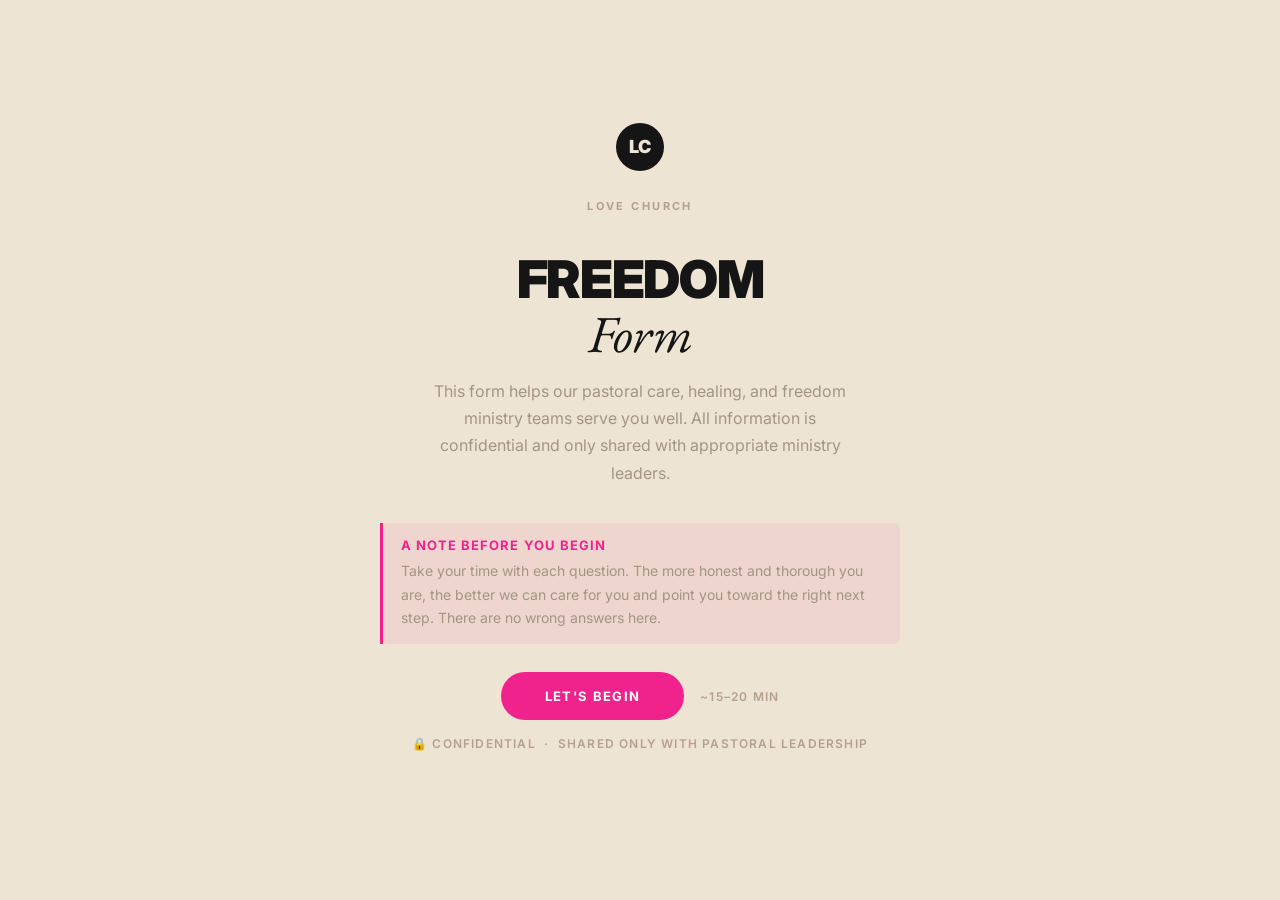
<file: index.html>
<!DOCTYPE html>
<html lang="en">
<head>
<meta charset="UTF-8">
<meta name="viewport" content="width=device-width, initial-scale=1.0">
<title>Love Church | Freedom Form</title>
<link rel="preconnect" href="https://fonts.googleapis.com">
<link rel="preconnect" href="https://fonts.gstatic.com" crossorigin>
<link href="https://fonts.googleapis.com/css2?family=EB+Garamond:ital,wght@0,400;0,500;1,400;1,500&family=Inter:wght@300;400;500;600;700;900&display=swap" rel="stylesheet">
<style>
  * { margin: 0; padding: 0; box-sizing: border-box; }

  /* ── Love Church tokens ─────────────────────────────────────── */
  :root {
    --lc-ink:        #151515;
    --lc-cream:      #EEE4D3;
    --lc-paper:      #F3F1E5;
    --lc-taupe:      #B5A090;
    --lc-taupe-deep: #A39584;
    --lc-pink:       #F0238D;
    --lc-pink-soft:  #F49DC3;
    --lc-gold:       #C9A24A;

    --lc-font-display: "Inter", "Helvetica Neue", Arial, sans-serif;
    --lc-font-accent:  "EB Garamond", "Garamond", Georgia, serif;

    --dur-base: 240ms;
    --dur-slow: 400ms;
    --ease-std: cubic-bezier(0.2, 0, 0, 1);
  }

  html, body {
    height: 100%;
    background: var(--lc-cream);
    color: var(--lc-ink);
    font-family: var(--lc-font-display);
    overflow: hidden;
  }

  /* ── Mobile: let the page scroll so keyboard doesn't bury the button ── */
  @media (max-width: 768px) {
    html, body { overflow: auto; height: auto; min-height: 100%; }
  }

  /* ── Progress bar ───────────────────────────────────────────── */
  #progress-bar {
    position: fixed;
    top: 0; left: 0;
    height: 3px;
    background: var(--lc-pink);
    transition: width var(--dur-slow) var(--ease-std);
    z-index: 200;
  }

  #progress-label {
    position: fixed;
    top: 16px; right: 20px;
    font-size: 11px;
    font-weight: 700;
    letter-spacing: 0.12em;
    text-transform: uppercase;
    color: var(--lc-taupe);
    z-index: 200;
    font-family: var(--lc-font-display);
  }

  /* ── Screen transitions ─────────────────────────────────────── */
  .screen {
    position: absolute;
    top: 0; left: 0; right: 0; bottom: 0;
    display: flex;
    align-items: center;
    justify-content: center;
    padding: 64px 24px 90px;
    opacity: 0;
    transform: translateY(32px);
    pointer-events: none;
    transition: opacity var(--dur-slow) var(--ease-std),
                transform var(--dur-slow) var(--ease-std);
  }
  .screen.active {
    opacity: 1;
    transform: translateY(0);
    pointer-events: all;
  }

  /* ── Mobile screen layout: static flow so keyboard doesn't hide content ── */
  @media (max-width: 768px) {
    .screen {
      position: relative;
      min-height: 100svh;
      top: auto; left: auto; right: auto; bottom: auto;
      align-items: flex-start;
      padding: 80px 20px 110px;
    }
    .screen:not(.active) { display: none; }
    .screen.exit-up { display: none; }
  }
  .screen.exit-up {
    opacity: 0;
    transform: translateY(-32px);
  }

  /* ── Layout ─────────────────────────────────────────────────── */
  .q-box {
    width: 100%;
    max-width: 600px;
  }

  /* Section pill label */
  .section-pill {
    display: inline-block;
    font-size: 10px;
    font-weight: 700;
    letter-spacing: 0.14em;
    text-transform: uppercase;
    color: var(--lc-pink);
    border: 1.5px solid var(--lc-pink);
    padding: 4px 12px;
    border-radius: 999px;
    margin-bottom: 20px;
  }

  /* Question counter */
  .q-counter {
    font-size: 11px;
    font-weight: 700;
    letter-spacing: 0.12em;
    text-transform: uppercase;
    color: var(--lc-taupe);
    margin-bottom: 10px;
  }
  .q-counter span { color: var(--lc-pink); }

  /* Question text */
  .q-text {
    font-size: clamp(22px, 3.8vw, 30px);
    font-weight: 700;
    line-height: 1.25;
    color: var(--lc-ink);
    margin-bottom: 6px;
    letter-spacing: -0.01em;
  }
  .q-text em {
    font-family: var(--lc-font-accent);
    font-style: italic;
    font-weight: 400;
    color: var(--lc-ink);
  }
  .q-sub {
    font-size: 14px;
    color: var(--lc-taupe-deep);
    margin-bottom: 24px;
    line-height: 1.6;
  }

  /* Optional badge */
  .opt-badge {
    display: inline-block;
    font-size: 10px;
    font-weight: 600;
    letter-spacing: 0.1em;
    text-transform: uppercase;
    color: var(--lc-taupe);
    background: rgba(0,0,0,0.06);
    border-radius: 4px;
    padding: 2px 7px;
    margin-left: 10px;
    vertical-align: middle;
    font-family: var(--lc-font-display);
  }

  /* ── Inputs ─────────────────────────────────────────────────── */
  input[type="text"],
  input[type="email"],
  input[type="tel"],
  input[type="date"],
  textarea {
    width: 100%;
    background: transparent;
    border: none;
    border-bottom: 2px solid var(--lc-taupe);
    color: var(--lc-ink);
    font-size: 20px;
    font-family: var(--lc-font-display);
    font-weight: 400;
    padding: 10px 2px;
    outline: none;
    transition: border-color var(--dur-base);
    caret-color: var(--lc-pink);
    margin-top: 4px;
  }
  input:focus, textarea:focus {
    border-bottom-color: var(--lc-pink);
  }
  input::placeholder, textarea::placeholder {
    color: var(--lc-taupe);
    font-size: 18px;
    font-style: italic;
    font-family: var(--lc-font-accent);
  }
  textarea {
    resize: none;
    min-height: 90px;
    line-height: 1.6;
    padding-bottom: 8px;
  }
  input[type="date"] { cursor: pointer; }
  input[type="date"]::-webkit-calendar-picker-indicator { opacity: 0.4; cursor: pointer; }

  /* ── Radio / choice buttons ─────────────────────────────────── */
  .choices {
    display: flex;
    flex-direction: column;
    gap: 8px;
    margin-top: 8px;
  }
  .choice-btn {
    display: flex;
    align-items: center;
    gap: 14px;
    padding: 13px 16px;
    border: 1.5px solid var(--lc-taupe);
    border-radius: 8px;
    cursor: pointer;
    background: var(--lc-paper);
    font-size: 16px;
    font-weight: 400;
    color: var(--lc-ink);
    transition: border-color var(--dur-base), background var(--dur-base);
    user-select: none;
  }
  .choice-btn:hover {
    border-color: var(--lc-pink);
    background: #fff;
  }
  .choice-btn.selected {
    border-color: var(--lc-pink);
    background: rgba(240, 35, 141, 0.06);
  }
  .choice-key {
    display: inline-flex;
    align-items: center;
    justify-content: center;
    width: 24px; height: 24px;
    border: 1.5px solid var(--lc-taupe);
    border-radius: 4px;
    font-size: 11px;
    font-weight: 700;
    color: var(--lc-taupe);
    flex-shrink: 0;
    letter-spacing: 0;
    transition: background var(--dur-base), border-color var(--dur-base), color var(--dur-base);
  }
  .choice-btn.selected .choice-key {
    background: var(--lc-pink);
    border-color: var(--lc-pink);
    color: #fff;
  }

  /* ── Checkbox (consent) ─────────────────────────────────────── */
  .consent-list { margin-top: 8px; }
  .check-item {
    display: flex;
    align-items: flex-start;
    gap: 12px;
    padding: 13px 0;
    border-bottom: 1px solid rgba(181,160,144,0.3);
    cursor: pointer;
    font-size: 15px;
    line-height: 1.55;
    color: var(--lc-ink);
  }
  .check-item:last-child { border-bottom: none; }
  .check-item input[type="checkbox"] {
    width: 18px; height: 18px;
    accent-color: var(--lc-pink);
    margin-top: 2px;
    flex-shrink: 0;
    cursor: pointer;
    border: none;
    padding: 0;
  }

  /* ── Navigation ─────────────────────────────────────────────── */
  .nav-row {
    display: flex;
    align-items: center;
    gap: 10px;
    margin-top: 26px;
    flex-wrap: wrap;
  }
  .btn-next {
    background: var(--lc-pink);
    color: #fff;
    border: none;
    padding: 13px 28px;
    font-size: 12px;
    font-weight: 700;
    letter-spacing: 0.10em;
    text-transform: uppercase;
    border-radius: 999px;
    cursor: pointer;
    font-family: var(--lc-font-display);
    transition: background var(--dur-base), transform 80ms;
  }
  .btn-next:hover { background: #d01070; }
  .btn-next:active { transform: scale(0.98); }

  .btn-back {
    background: transparent;
    border: 1.5px solid var(--lc-taupe);
    color: var(--lc-taupe-deep);
    padding: 12px 20px;
    font-size: 12px;
    font-weight: 600;
    letter-spacing: 0.08em;
    text-transform: uppercase;
    border-radius: 999px;
    cursor: pointer;
    font-family: var(--lc-font-display);
    transition: border-color var(--dur-base), color var(--dur-base);
  }
  .btn-back:hover { border-color: var(--lc-ink); color: var(--lc-ink); }

  .skip-link {
    background: none; border: none;
    color: var(--lc-taupe);
    font-size: 13px;
    font-family: var(--lc-font-display);
    cursor: pointer;
    text-decoration: underline;
    padding: 0 4px;
  }
  .skip-link:hover { color: var(--lc-ink); }

  .enter-hint {
    font-size: 12px;
    color: var(--lc-taupe);
    margin-left: 2px;
  }

  /* ── Welcome screen ─────────────────────────────────────────── */
  .center-screen {
    text-align: center;
    flex-direction: column;
    background: var(--lc-cream);
  }
  .lc-wordmark {
    font-size: 11px;
    font-weight: 700;
    letter-spacing: 0.22em;
    text-transform: uppercase;
    color: var(--lc-taupe);
    margin-bottom: 40px;
  }
  /* "L©" badge approximation */
  .lc-badge {
    display: inline-flex;
    align-items: center;
    justify-content: center;
    width: 48px; height: 48px;
    background: var(--lc-ink);
    color: var(--lc-cream);
    font-size: 18px;
    font-weight: 900;
    border-radius: 50%;
    margin: 0 auto 28px;
    letter-spacing: -0.02em;
  }
  .welcome-title {
    font-size: clamp(32px, 6vw, 52px);
    font-weight: 900;
    letter-spacing: -0.025em;
    line-height: 1.05;
    text-transform: uppercase;
    margin-bottom: 6px;
  }
  .welcome-title em {
    font-family: var(--lc-font-accent);
    font-style: italic;
    font-weight: 400;
    text-transform: none;
    letter-spacing: -0.01em;
  }
  .welcome-sub {
    font-size: 16px;
    color: var(--lc-taupe-deep);
    max-width: 440px;
    margin: 16px auto 36px;
    line-height: 1.7;
  }
  .welcome-meta {
    font-size: 12px;
    font-weight: 600;
    letter-spacing: 0.1em;
    text-transform: uppercase;
    color: var(--lc-taupe);
    margin-top: 18px;
  }

  /* ── Section transition screen ──────────────────────────────── */
  .section-num-label {
    font-size: 10px;
    font-weight: 700;
    letter-spacing: 0.18em;
    text-transform: uppercase;
    color: var(--lc-pink);
    margin-bottom: 14px;
  }
  .section-headline {
    font-size: clamp(28px, 5vw, 42px);
    font-weight: 900;
    letter-spacing: -0.02em;
    line-height: 1.1;
    text-transform: uppercase;
    margin-bottom: 12px;
  }
  .section-headline em {
    font-family: var(--lc-font-accent);
    font-style: italic;
    font-weight: 400;
    text-transform: none;
    letter-spacing: 0;
  }
  .section-desc {
    font-size: 15px;
    color: var(--lc-taupe-deep);
    max-width: 420px;
    line-height: 1.7;
    margin: 0 auto 32px;
  }

  /* ── Thank you ──────────────────────────────────────────────── */
  .ty-rule {
    width: 48px;
    height: 3px;
    background: var(--lc-pink);
    margin: 0 auto 32px;
    border-radius: 2px;
  }
  .ty-title {
    font-size: clamp(30px, 5.5vw, 46px);
    font-weight: 900;
    letter-spacing: -0.02em;
    line-height: 1.1;
    text-transform: uppercase;
    margin-bottom: 10px;
  }
  .ty-title em {
    font-family: var(--lc-font-accent);
    font-style: italic;
    font-weight: 400;
    text-transform: none;
  }
  .ty-body {
    font-size: 16px;
    color: var(--lc-taupe-deep);
    max-width: 440px;
    margin: 0 auto 36px;
    line-height: 1.75;
  }

  /* ── Keyboard hint ──────────────────────────────────────────── */
  #keyboard-hint {
    position: fixed;
    bottom: 20px; left: 50%;
    transform: translateX(-50%);
    font-size: 12px;
    font-weight: 500;
    color: var(--lc-taupe);
    display: flex;
    align-items: center;
    gap: 6px;
    pointer-events: none;
  }
  .key {
    background: rgba(0,0,0,0.07);
    border: 1px solid rgba(0,0,0,0.12);
    border-radius: 4px;
    padding: 2px 7px;
    font-size: 11px;
    font-weight: 600;
    letter-spacing: 0.04em;
  }

  /* ── Divider line ───────────────────────────────────────────── */
  .pink-rule {
    width: 36px;
    height: 3px;
    background: var(--lc-pink);
    border-radius: 2px;
    margin-bottom: 24px;
  }

  @media (max-width: 768px) {
    /* Sticky OK button — always above keyboard */
    .nav-row {
      position: sticky;
      bottom: 80px; /* sits above section-map bar */
      background: var(--lc-cream);
      padding: 12px 0 4px;
      margin-top: 20px;
      z-index: 10;
    }
    /* Bigger touch targets */
    .btn-next { padding: 16px 32px; font-size: 13px; min-width: 100px; }
    .btn-back  { padding: 15px 22px; }
    .choice-btn { padding: 16px 14px; font-size: 15px; min-height: 52px; }
    /* Section map shrinks */
    #section-map { height: 52px; }
    .map-label { display: none; }
    .map-dot { width: 8px; height: 8px; }
    .map-node.current .map-dot { width: 12px; height: 12px; }
    .map-node { gap: 0; }
    .map-line { margin-bottom: 0; }
  }

  @media (max-width: 480px) {
    .welcome-title { font-size: 36px; }
    .section-headline { font-size: 28px; }
  }

  /* ── Section milestone map ──────────────────────────────────── */
  #section-map {
    position: fixed;
    bottom: 0; left: 0; right: 0;
    height: 68px;
    background: var(--lc-paper);
    border-top: 1px solid rgba(181,160,144,0.35);
    display: flex;
    align-items: center;
    justify-content: center;
    padding: 0 24px;
    z-index: 150;
    transition: opacity var(--dur-slow);
  }
  #section-map.hidden { opacity: 0; pointer-events: none; }

  .map-track {
    display: flex;
    align-items: center;
    width: 100%;
    max-width: 680px;
  }

  .map-node {
    display: flex;
    flex-direction: column;
    align-items: center;
    gap: 5px;
    flex-shrink: 0;
    position: relative;
    cursor: default;
  }
  .map-dot {
    width: 10px; height: 10px;
    border-radius: 50%;
    border: 2px solid var(--lc-taupe);
    background: transparent;
    transition: all var(--dur-base) var(--ease-std);
    position: relative;
  }
  .map-node.completed .map-dot {
    background: var(--lc-pink);
    border-color: var(--lc-pink);
    width: 10px; height: 10px;
  }
  .map-node.current .map-dot {
    background: var(--lc-pink);
    border-color: var(--lc-pink);
    width: 14px; height: 14px;
    box-shadow: 0 0 0 4px rgba(240,35,141,0.18);
  }
  .map-label {
    font-size: 9px;
    font-weight: 700;
    letter-spacing: 0.09em;
    text-transform: uppercase;
    color: var(--lc-taupe);
    white-space: nowrap;
    transition: color var(--dur-base);
    font-family: var(--lc-font-display);
  }
  .map-node.completed .map-label,
  .map-node.current .map-label {
    color: var(--lc-ink);
  }
  .map-node.current .map-label {
    color: var(--lc-pink);
  }

  .map-line {
    flex: 1;
    height: 2px;
    background: var(--lc-taupe);
    opacity: 0.4;
    margin-bottom: 14px; /* aligns with dot center above label */
    transition: background var(--dur-base), opacity var(--dur-base);
    min-width: 8px;
  }
  .map-line.filled {
    background: var(--lc-pink);
    opacity: 0.5;
  }

  @media (max-width: 600px) {
    .map-label { display: none; }
    #section-map { height: 48px; }
    .map-dot { width: 8px; height: 8px; }
    .map-node.current .map-dot { width: 12px; height: 12px; }
    .map-node { gap: 0; }
    .map-line { margin-bottom: 0; }
  }
</style>
</head>
<body>

<div id="progress-bar" style="width:0%"></div>
<div id="progress-label"></div>
<div id="app"></div>

<!-- Section milestone map -->
<div id="section-map" class="hidden">
  <div class="map-track" id="map-track"></div>
</div>

<script>
// ── STEPS ──────────────────────────────────────────────────────────────────
const STEPS = [
  // 0 — Welcome
  { type: 'welcome' },

  // Section 1: Personal Info
  { type: 'section', num: 'Section 1 of 8', title: 'Personal<br><em>Information</em>', desc: 'Let\'s start with a few basics so we know how to reach you.' },
  { type: 'text',    id: 'name',       section: 'Personal Info', q: 'What is your full name?', placeholder: 'First & Last Name', required: true },
  { type: 'tel',     id: 'phone',      section: 'Personal Info', q: 'What is your phone number?', placeholder: '(555) 000-0000', required: true },
  { type: 'email',   id: 'email',      section: 'Personal Info', q: 'What is your email address?', placeholder: 'you@example.com', required: true },
  { type: 'text',    id: 'address',    section: 'Personal Info', q: 'What is your home address?', placeholder: 'Street, City, State, ZIP' },
  { type: 'date',    id: 'dob',        section: 'Personal Info', q: 'What is your date of birth?' },
  { type: 'radio',   id: 'gender',     section: 'Personal Info', q: 'What is your gender?', options: ['Male', 'Female'] },
  { type: 'radio',   id: 'marital',    section: 'Personal Info', q: 'What is your marital status?', options: ['Single', 'Married', 'Divorced', 'Widowed', 'Separated'] },
  { type: 'text',    id: 'spouse',     section: 'Personal Info', q: 'What is your spouse\'s name?', placeholder: 'Spouse\'s name', optional: true, showIf: r => r.marital === 'Married' },
  { type: 'text',    id: 'children',   section: 'Personal Info', q: 'List your children\'s names and ages.', placeholder: 'e.g. Emma (8), Caleb (5)', optional: true },
  { type: 'text',    id: 'campus',     section: 'Personal Info', q: 'Which Love Church campus do you attend?', placeholder: 'Primary campus' },
  { type: 'text',    id: 'best_time',  section: 'Personal Info', q: 'What\'s the best time to meet with you?', placeholder: 'e.g. Weekday evenings, Saturday mornings' },

  // Section 2: Spiritual Background
  { type: 'section', num: 'Section 2 of 8', title: 'Spiritual<br><em>Background</em>', desc: 'Help us understand where you are in your walk with God.' },
  { type: 'radio',   id: 'born_again',     section: 'Spiritual Background', q: 'Are you a born-again Christian?', options: ['Yes', 'No', 'Not sure'] },
  { type: 'textarea', id: 'salvation',     section: 'Spiritual Background', q: 'When and where did you surrender your life to Jesus?', placeholder: 'Share as much or as little as you\'d like...', optional: true },
  { type: 'radio',   id: 'water_baptized', section: 'Spiritual Background', q: 'Have you been water baptized?', options: ['Yes', 'No', 'Not yet'] },
  { type: 'radio',   id: 'hs_baptized',    section: 'Spiritual Background', q: 'Have you been baptized in the Holy Spirit?', options: ['Yes', 'No', 'Not sure what that means'] },
  { type: 'textarea', id: 'hs_meaning',    section: 'Spiritual Background', q: 'What does the Holy Spirit mean to you?', placeholder: 'In your own words...', optional: true },
  { type: 'radio',   id: 'attends_church', section: 'Spiritual Background', q: 'Do you regularly attend church?', options: ['Yes', 'No', 'Sometimes'] },
  { type: 'text',    id: 'other_church',   section: 'Spiritual Background', q: 'If you attend another church, which one?', placeholder: 'Church name', optional: true, showIf: r => r.attends_church === 'Yes' },
  { type: 'text',    id: 'how_long_lc',    section: 'Spiritual Background', q: 'How long have you attended Love Church?', placeholder: 'e.g. 6 months, 2 years, just started' },
  { type: 'text',    id: 'how_heard',      section: 'Spiritual Background', q: 'How did you first hear about Love Church?', placeholder: 'Friend, social media, etc.' },
  { type: 'radio',   id: 'small_group',    section: 'Spiritual Background', q: 'Are you currently in a small group?', options: ['Yes', 'No', 'Looking for one'] },
  { type: 'radio',   id: 'discipleship',   section: 'Spiritual Background', q: 'Have you been through discipleship before?', options: ['Yes', 'No', 'Currently in discipleship'] },

  // Section 3: Volunteer & Leadership
  { type: 'section', num: 'Section 3 of 8', title: 'Volunteer &amp;<br><em>Leadership</em>', desc: 'Tell us how you\'d like to serve.' },
  { type: 'text',    id: 'serve_team',     section: 'Volunteer & Leadership', q: 'Which serve team interests you?', placeholder: 'e.g. Worship, Kids, Media, Hospitality' },
  { type: 'textarea', id: 'why_serve',     section: 'Volunteer & Leadership', q: 'Why do you want to serve?', placeholder: 'What\'s stirring in your heart...' },
  { type: 'textarea', id: 'gifts',         section: 'Volunteer & Leadership', q: 'What gifts or talents has God given you?', placeholder: 'Natural and spiritual gifts...' },
  { type: 'textarea', id: 'passion',       section: 'Volunteer & Leadership', q: 'What are you passionate about?', placeholder: 'What breaks your heart or lights you up...' },
  { type: 'text',    id: 'occupation',     section: 'Volunteer & Leadership', q: 'What do you do for work?', placeholder: 'Job title or field', optional: true },
  { type: 'radio',   id: 'essentials',     section: 'Volunteer & Leadership', q: 'Have you completed Essentials?', options: ['Yes', 'No', 'Currently going through it'] },
  { type: 'radio',   id: 'rotation',       section: 'Volunteer & Leadership', q: 'Which serve rotation do you prefer?', options: ['Every week', 'Every other week', 'Once a month', 'As needed'] },

  // Section 4: Spiritual Growth
  { type: 'section', num: 'Section 4 of 8', title: 'Spiritual Growth &amp;<br><em>Daily Walk</em>', desc: 'Take a moment to reflect on where you are with the Lord.' },
  { type: 'textarea', id: 'lord_rel',       section: 'Spiritual Growth', q: 'Describe your current relationship with the Lord.', placeholder: 'Be honest — this is a safe place...' },
  { type: 'textarea', id: 'prayer_life',    section: 'Spiritual Growth', q: 'What does your prayer life look like?', placeholder: 'Frequency, depth, struggles, joys...' },
  { type: 'textarea', id: 'god_teaching',   section: 'Spiritual Growth', q: 'What has God been teaching you recently?', placeholder: 'Any scripture, word, or season of growth...' },
  { type: 'textarea', id: 'called_higher',  section: 'Spiritual Growth', q: 'In this season, where is God calling you higher?', placeholder: 'Obedience, surrender, faith, character...' },
  { type: 'textarea', id: 'spiritually_stuck', section: 'Spiritual Growth', q: 'Are there areas where you feel stuck spiritually?', placeholder: 'It\'s okay to be real here...', optional: true },
  { type: 'textarea', id: 'support_needed', section: 'Spiritual Growth', q: 'Are there struggles where you\'d like support, accountability, healing, or prayer?', placeholder: 'Share what you\'re comfortable sharing...', optional: true },

  // Section 5: Relational & Emotional Health
  { type: 'section', num: 'Section 5 of 8', title: 'Relational &amp;<br><em>Emotional Health</em>', desc: 'Our whole person matters to God — relationships, emotions, and all.' },
  { type: 'textarea', id: 'family_rel',     section: 'Relational & Emotional', q: 'Describe your relationship with your family, spouse, or children.', placeholder: 'Strengths, tensions, dynamics...', optional: true },
  { type: 'radio',   id: 'trauma',          section: 'Relational & Emotional', q: 'Have you experienced significant trauma, grief, rejection, abuse, or abandonment?', options: ['Yes', 'No', 'Prefer not to answer'] },
  { type: 'radio',   id: 'mental_struggle', section: 'Relational & Emotional', q: 'Have you struggled with anxiety, depression, fear, shame, guilt, anger, or hopelessness?', options: ['Yes', 'No', 'Sometimes', 'Prefer not to answer'] },
  { type: 'radio',   id: 'forgiveness',     section: 'Relational & Emotional', q: 'Do you have difficulty forgiving others or trusting people?', options: ['Yes', 'No', 'Sometimes'] },
  { type: 'radio',   id: 'major_loss',      section: 'Relational & Emotional', q: 'Have there been major losses, divorces, or painful life transitions?', options: ['Yes', 'No', 'Prefer not to answer'] },
  { type: 'radio',   id: 'community_feel',  section: 'Relational & Emotional', q: 'Do you currently feel supported and connected in community?', options: ['Yes', 'No', 'Somewhat'] },

  // Section 6: Healing & Freedom
  { type: 'section', num: 'Section 6 of 8', title: 'Healing &amp;<br><em>Freedom Ministry</em>', desc: 'This section is entirely optional. It\'s for those who desire healing prayer or freedom ministry. You may skip it.', optional: true },
  { type: 'radio',   id: 'wants_freedom',   section: 'Healing & Freedom', q: 'Do you desire healing prayer or freedom ministry support?', options: ['Yes, I do', 'No, skip this section'], sub: 'This section is confidential and handled with care by trained ministry leaders.' },
  { type: 'radio',   id: 'rep_patterns',    section: 'Healing & Freedom', q: 'Have you experienced repetitive patterns of sin, fear, torment, addiction, or oppression?', options: ['Yes', 'No', 'Prefer not to answer'], showIf: r => r.wants_freedom !== 'No, skip this section' },
  { type: 'radio',   id: 'nightmares',      section: 'Healing & Freedom', q: 'Have you experienced nightmares, panic attacks, overwhelming fear, or spiritual heaviness?', options: ['Yes', 'No', 'Sometimes'], showIf: r => r.wants_freedom !== 'No, skip this section' },
  { type: 'radio',   id: 'occult',          section: 'Healing & Freedom', q: 'Have you participated in occult practices, witchcraft, New Age, tarot, Ouija, etc.?', options: ['Yes', 'No', 'Prefer not to answer'], showIf: r => r.wants_freedom !== 'No, skip this section' },
  { type: 'radio',   id: 'sexual_trauma',   section: 'Healing & Freedom', q: 'Have you experienced sexual trauma, abuse, or unhealthy soul ties?', options: ['Yes', 'No', 'Prefer not to answer'], showIf: r => r.wants_freedom !== 'No, skip this section' },
  { type: 'radio',   id: 'destructive',     section: 'Healing & Freedom', q: 'Have you struggled with pornography, addiction, self-harm, suicidal thoughts, or destructive patterns?', options: ['Yes', 'No', 'Prefer not to answer'], showIf: r => r.wants_freedom !== 'No, skip this section' },
  { type: 'radio',   id: 'generational',    section: 'Healing & Freedom', q: 'Are there generational patterns in your family involving addiction, abuse, occult, anger, adultery, or mental illness?', options: ['Yes', 'No', 'Not sure'], showIf: r => r.wants_freedom !== 'No, skip this section' },
  { type: 'radio',   id: 'needs_freedom',   section: 'Healing & Freedom', q: 'Do you sense areas where you need healing, deliverance, forgiveness, or freedom?', options: ['Yes', 'No', 'Not sure'], showIf: r => r.wants_freedom !== 'No, skip this section' },
  { type: 'textarea', id: 'prayer_request', section: 'Healing & Freedom', q: 'Is there anything specific you\'d like prayer for?', placeholder: 'Share what\'s on your heart...', optional: true, showIf: r => r.wants_freedom !== 'No, skip this section' },

  // Section 7: Health & Wellness
  { type: 'section', num: 'Section 7 of 8', title: 'Health &amp;<br><em>Wellness</em>', desc: 'This helps our care team serve you well and with wisdom.' },
  { type: 'radio',   id: 'diagnosed',       section: 'Health & Wellness', q: 'Do you have any diagnosed medical or mental health conditions?', options: ['Yes', 'No', 'Prefer not to answer'] },
  { type: 'radio',   id: 'counseling',      section: 'Health & Wellness', q: 'Are you currently receiving counseling, therapy, or medical care?', options: ['Yes', 'No'] },
  { type: 'radio',   id: 'health_struggle', section: 'Health & Wellness', q: 'Do you struggle with sleep disorders, eating disorders, panic attacks, or chronic pain?', options: ['Yes', 'No', 'Sometimes'] },
  { type: 'textarea', id: 'meds',           section: 'Health & Wellness', q: 'Are there medications or health concerns our care team should know about?', placeholder: 'Only share what you feel comfortable sharing...', optional: true },

  // Section 8: Consent
  { type: 'section', num: 'Section 8 of 8', title: 'Consent &amp;<br><em>Confidentiality</em>', desc: 'Almost done. Please review and agree before submitting.' },
  { type: 'consent', id: 'consent', section: 'Consent', q: 'Please confirm the following:', items: [
    'I understand this form is for pastoral care, discipleship, healing prayer, and ministry support.',
    'I understand Love Church is not providing licensed medical or psychiatric treatment.',
    'I understand all information will remain confidential within appropriate ministry leadership.',
    'I voluntarily request prayer, care, discipleship, healing ministry, and/or freedom ministry.'
  ]},

  // Thank you
  { type: 'thankyou' }
];

// ── STATE ──────────────────────────────────────────────────────────────────
let currentStep = 0;
let responses = {};
const totalQs = STEPS.filter(s => !['welcome','section','thankyou'].includes(s.type)).length;

// ── HELPERS ────────────────────────────────────────────────────────────────
function letter(i) { return String.fromCharCode(65 + i); }
function isVisible(s) { return !s.showIf || s.showIf(responses); }
function qNum(idx) {
  let n = 0;
  for (let i = 0; i <= idx; i++) {
    if (STEPS[i] && !['welcome','section','thankyou'].includes(STEPS[i].type)) n++;
  }
  return n;
}

// ── RENDER ─────────────────────────────────────────────────────────────────
function render(idx) {
  const step = STEPS[idx];
  const app = document.getElementById('app');
  const old = app.querySelector('.screen.active');
  if (old) { old.classList.add('exit-up'); old.classList.remove('active'); setTimeout(() => old.remove(), 420); }

  const div = document.createElement('div');
  div.className = 'screen';
  div.id = 'scr-' + idx;

  if (step.type === 'welcome') {
    div.classList.add('center-screen');
    div.innerHTML = `
      <div style="max-width:520px; margin:0 auto;">
        <div class="lc-badge">LC</div>
        <div class="lc-wordmark">Love Church</div>
        <h1 class="welcome-title">Freedom<br><em>Form</em></h1>
        <p class="welcome-sub">
          This form helps our pastoral care, healing, and freedom ministry teams serve you well.
          All information is confidential and only shared with appropriate ministry leaders.
        </p>
        <div style="background:rgba(240,35,141,0.07); border-left:3px solid var(--lc-pink); border-radius:0 6px 6px 0; padding:14px 18px; margin-bottom:28px; text-align:left;">
          <p style="font-size:13px; font-weight:700; letter-spacing:0.08em; text-transform:uppercase; color:var(--lc-pink); margin-bottom:6px;">A note before you begin</p>
          <p style="font-size:14px; line-height:1.7; color:var(--lc-taupe-deep);">Take your time with each question. The more honest and thorough you are, the better we can care for you and point you toward the right next step. There are no wrong answers here.</p>
        </div>
        <div style="display:flex; align-items:center; justify-content:center; gap:16px; flex-wrap:wrap;">
          <button class="btn-next" onclick="advance()" style="font-size:13px; padding:16px 44px;">
            Let's Begin
          </button>
          <span style="font-size:12px; font-weight:600; letter-spacing:0.1em; text-transform:uppercase; color:var(--lc-taupe);">~15–20 min</span>
        </div>
        <p class="welcome-meta" style="margin-top:16px;">🔒 Confidential &nbsp;·&nbsp; Shared only with pastoral leadership</p>
      </div>`;
  }

  else if (step.type === 'section') {
    div.classList.add('center-screen');
    div.innerHTML = `
      <div style="max-width:480px; margin:0 auto; text-align:center;">
        <div class="pink-rule" style="margin:0 auto 20px;"></div>
        <div class="section-num-label">${step.num}</div>
        <h2 class="section-headline">${step.title}</h2>
        <p class="section-desc">${step.desc}</p>
        <div style="display:flex; gap:10px; justify-content:center; flex-wrap:wrap; align-items:center;">
          <button class="btn-next" onclick="advance()">Continue</button>
          ${currentStep > 0 ? '<button class="btn-back" onclick="goBack()">Back</button>' : ''}
          ${step.optional ? '<button class="skip-link" onclick="skipSection()">Skip this section</button>' : ''}
        </div>
      </div>`;
  }

  else if (step.type === 'thankyou') {
    div.classList.add('center-screen');
    div.innerHTML = `
      <div style="max-width:480px; margin:0 auto; text-align:center;">
        <div class="ty-rule"></div>
        <h2 class="ty-title">Thank<br><em>You</em></h2>
        <p class="ty-body">
          Your form has been received. A Love Church pastor or ministry leader will reach out to you personally soon.<br><br>
          You are known. You are loved. You are not alone.
        </p>
        <button class="btn-next" onclick="window.print()">Print / Save a Copy</button>
      </div>`;
    document.getElementById('keyboard-hint').style.display = 'none';
  }

  else {
    const n = qNum(idx);
    const opt = step.optional;
    let input = '';

    if (['text','tel','email'].includes(step.type)) {
      const v = responses[step.id] || '';
      input = `<input type="${step.type}" id="inp-${step.id}" placeholder="${step.placeholder||''}" value="${v}" autocomplete="off" spellcheck="false">`;
    }
    else if (step.type === 'date') {
      const v = responses[step.id] || '';
      input = `<input type="date" id="inp-${step.id}" value="${v}">`;
    }
    else if (step.type === 'textarea') {
      const v = responses[step.id] || '';
      input = `<textarea id="inp-${step.id}" placeholder="${step.placeholder||''}" rows="3">${v}</textarea>`;
    }
    else if (step.type === 'radio') {
      const cur = responses[step.id] || '';
      input = `<div class="choices">` + step.options.map((o, i) =>
        `<div class="choice-btn${cur===o?' selected':''}" onclick="pick('${step.id}','${o.replace(/'/g,"\\'")}',${idx})" data-v="${o}">
          <span class="choice-key">${letter(i)}</span>${o}
        </div>`
      ).join('') + `</div>`;
    }
    else if (step.type === 'consent') {
      const cur = responses[step.id] || [];
      input = `<div class="consent-list">` + step.items.map((item, i) =>
        `<label class="check-item">
          <input type="checkbox" value="${i}" ${cur.includes(i)?'checked':''} onchange="saveConsent(${idx})">
          <span>${item}</span>
        </label>`
      ).join('') + `</div>`;
    }

    div.innerHTML = `
      <div class="q-box">
        <div class="section-pill">${step.section}</div>
        <div class="q-counter"><span>${n}</span> / ${totalQs}</div>
        <h2 class="q-text">${step.q}${opt ? '<span class="opt-badge">Optional</span>' : ''}</h2>
        ${step.sub ? `<p class="q-sub">${step.sub}</p>` : ''}
        ${input}
        <div class="nav-row">
          <button class="btn-next" onclick="advance()">
            ${step.type === 'consent' ? 'Submit ✓' : 'OK'}
          </button>
          ${currentStep > 1 ? '<button class="btn-back" onclick="goBack()">Back</button>' : ''}
          ${opt ? '<button class="skip-link" onclick="advance(true)">Skip</button>' : ''}
          ${!['radio','consent'].includes(step.type) ? '<span class="enter-hint">or Enter ↵</span>' : ''}
        </div>
      </div>`;

    setTimeout(() => {
      const inp = div.querySelector('input[type="text"],input[type="email"],input[type="tel"],input[type="date"],textarea');
      if (inp) {
        inp.focus();
        if (step.type !== 'textarea') {
          inp.addEventListener('keydown', e => { if (e.key === 'Enter') { e.preventDefault(); advance(); } });
        } else {
          inp.addEventListener('keydown', e => { if (e.key === 'Enter' && (e.metaKey || e.ctrlKey)) { e.preventDefault(); advance(); } });
        }
      }
    }, 60);
  }

  app.appendChild(div);
  requestAnimationFrame(() => requestAnimationFrame(() => div.classList.add('active')));
  updateProgress();
}

function updateProgress() {
  const pct = Math.round((currentStep / (STEPS.length - 1)) * 100);
  document.getElementById('progress-bar').style.width = pct + '%';
  const s = STEPS[currentStep];
  document.getElementById('progress-label').textContent =
    !['welcome','section','thankyou'].includes(s?.type) ? `${qNum(currentStep)} / ${totalQs}` : '';
  updateSectionMap();
}

// ── ACTIONS ────────────────────────────────────────────────────────────────
function pick(id, val, stepIdx) {
  responses[id] = val;
  document.querySelectorAll('.choice-btn').forEach(b => b.classList.toggle('selected', b.dataset.v === val));
  setTimeout(() => {
    const step = STEPS[stepIdx];
    if (step?.skipIfNo && val === step.skipIfNo) { skipFreedom(); return; }
    if (id === 'wants_freedom' && val === 'No, skip this section') { skipFreedom(); return; }
    advance();
  }, 300);
}

function saveConsent() {
  const checked = [];
  document.querySelectorAll('.consent-list input[type="checkbox"]:checked').forEach(c => checked.push(parseInt(c.value)));
  responses['consent'] = checked;
}

function saveInput() {
  const s = STEPS[currentStep];
  if (!s) return;
  if (['text','tel','email','date'].includes(s.type)) {
    const el = document.getElementById('inp-' + s.id);
    if (el) responses[s.id] = el.value.trim();
  }
  if (s.type === 'textarea') {
    const el = document.getElementById('inp-' + s.id);
    if (el) responses[s.id] = el.value.trim();
  }
}

function advance(skip = false) {
  saveInput();
  const s = STEPS[currentStep];
  if (!skip && s?.required && !responses[s.id]) {
    const el = document.getElementById('inp-' + s.id);
    if (el) { el.style.borderBottomColor = '#e74c3c'; el.focus(); setTimeout(() => el.style.borderBottomColor = '', 1400); }
    return;
  }
  let next = currentStep + 1;
  while (next < STEPS.length - 1 && STEPS[next].type !== 'section' && STEPS[next].type !== 'thankyou' && !isVisible(STEPS[next])) next++;
  if (next >= STEPS.length) return;
  currentStep = next;
  render(currentStep);
}

function goBack() {
  let prev = currentStep - 1;
  while (prev > 0 && !isVisible(STEPS[prev]) && STEPS[prev].type !== 'section') prev--;
  currentStep = Math.max(0, prev);
  render(currentStep);
}

function skipSection() {
  let next = currentStep + 1;
  while (next < STEPS.length && STEPS[next].type !== 'section' && STEPS[next].type !== 'thankyou') next++;
  currentStep = next;
  render(currentStep);
}

function skipFreedom() {
  let next = currentStep + 1;
  while (next < STEPS.length) {
    if (STEPS[next].type === 'section' && STEPS[next].title?.includes('Health')) break;
    if (STEPS[next].type === 'section' && !STEPS[next].title?.includes('Freedom')) break;
    next++;
  }
  currentStep = next;
  render(currentStep);
}

// ── SECTION MAP ────────────────────────────────────────────────────────────
const MAP_SECTIONS = [
  'Personal', 'Spiritual', 'Volunteer', 'Growth',
  'Relational', 'Freedom', 'Wellness', 'Consent'
];

function getCurrentSection() {
  // Returns 0–7 for each section, -1 for welcome, 8 for thankyou
  if (STEPS[currentStep]?.type === 'thankyou') return 8;
  let sec = -1;
  for (let i = 0; i <= currentStep; i++) {
    if (STEPS[i]?.type === 'section') sec++;
  }
  return sec;
}

function buildSectionMap() {
  const track = document.getElementById('map-track');
  track.innerHTML = '';
  MAP_SECTIONS.forEach((label, i) => {
    const node = document.createElement('div');
    node.className = 'map-node';
    node.id = 'map-node-' + i;
    node.innerHTML = `<div class="map-dot"></div><span class="map-label">${label}</span>`;
    track.appendChild(node);
    if (i < MAP_SECTIONS.length - 1) {
      const line = document.createElement('div');
      line.className = 'map-line';
      line.id = 'map-line-' + i;
      track.appendChild(line);
    }
  });
}

function updateSectionMap() {
  const s = STEPS[currentStep];
  const mapEl = document.getElementById('section-map');
  if (!mapEl) return;

  // Hide on welcome and thankyou
  if (s?.type === 'welcome' || s?.type === 'thankyou') {
    mapEl.classList.add('hidden');
    return;
  }
  mapEl.classList.remove('hidden');

  const cur = getCurrentSection();

  MAP_SECTIONS.forEach((_, i) => {
    const node = document.getElementById('map-node-' + i);
    const line = document.getElementById('map-line-' + i);
    if (!node) return;
    node.classList.remove('current', 'completed');
    if (i < cur) node.classList.add('completed');
    else if (i === cur) node.classList.add('current');
    if (line) line.classList.toggle('filled', i < cur);
  });
}

document.addEventListener('keydown', e => {
  const s = STEPS[currentStep];
  if (['welcome','section'].includes(s?.type) && e.key === 'Enter') advance();
  if (s?.type === 'radio' && e.key >= '1' && e.key <= '9') {
    const btns = document.querySelectorAll('.choice-btn');
    if (btns[parseInt(e.key) - 1]) btns[parseInt(e.key) - 1].click();
  }
});

buildSectionMap();
render(0);
</script>
</body>
</html>
</file>
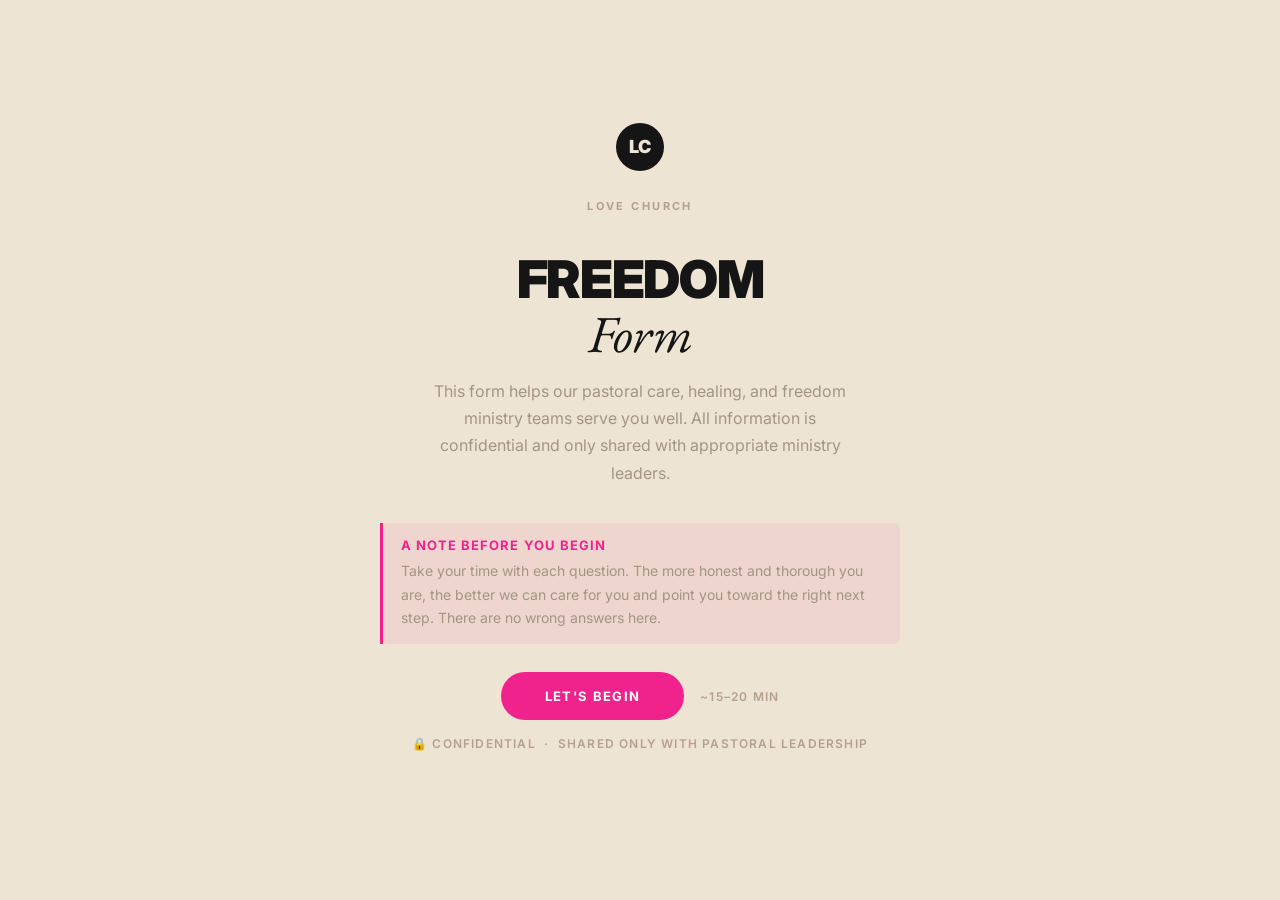
<file: freedom-form.html>
<!DOCTYPE html>
<html lang="en">
<head>
<meta charset="UTF-8">
<meta name="viewport" content="width=device-width, initial-scale=1.0">
<title>Love Church | Freedom Form</title>
<link rel="preconnect" href="https://fonts.googleapis.com">
<link rel="preconnect" href="https://fonts.gstatic.com" crossorigin>
<link href="https://fonts.googleapis.com/css2?family=EB+Garamond:ital,wght@0,400;0,500;1,400;1,500&family=Inter:wght@300;400;500;600;700;900&display=swap" rel="stylesheet">
<style>
  * { margin: 0; padding: 0; box-sizing: border-box; }

  /* ── Love Church tokens ─────────────────────────────────────── */
  :root {
    --lc-ink:        #151515;
    --lc-cream:      #EEE4D3;
    --lc-paper:      #F3F1E5;
    --lc-taupe:      #B5A090;
    --lc-taupe-deep: #A39584;
    --lc-pink:       #F0238D;
    --lc-pink-soft:  #F49DC3;
    --lc-gold:       #C9A24A;

    --lc-font-display: "Inter", "Helvetica Neue", Arial, sans-serif;
    --lc-font-accent:  "EB Garamond", "Garamond", Georgia, serif;

    --dur-base: 240ms;
    --dur-slow: 400ms;
    --ease-std: cubic-bezier(0.2, 0, 0, 1);
  }

  html, body {
    height: 100%;
    background: var(--lc-cream);
    color: var(--lc-ink);
    font-family: var(--lc-font-display);
    overflow: hidden;
  }

  /* ── Progress bar ───────────────────────────────────────────── */
  #progress-bar {
    position: fixed;
    top: 0; left: 0;
    height: 3px;
    background: var(--lc-pink);
    transition: width var(--dur-slow) var(--ease-std);
    z-index: 200;
  }

  #progress-label {
    position: fixed;
    top: 16px; right: 20px;
    font-size: 11px;
    font-weight: 700;
    letter-spacing: 0.12em;
    text-transform: uppercase;
    color: var(--lc-taupe);
    z-index: 200;
    font-family: var(--lc-font-display);
  }

  /* ── Screen transitions ─────────────────────────────────────── */
  .screen {
    position: absolute;
    top: 0; left: 0; right: 0; bottom: 0;
    display: flex;
    align-items: center;
    justify-content: center;
    padding: 64px 24px 90px;
    opacity: 0;
    transform: translateY(32px);
    pointer-events: none;
    transition: opacity var(--dur-slow) var(--ease-std),
                transform var(--dur-slow) var(--ease-std);
  }
  .screen.active {
    opacity: 1;
    transform: translateY(0);
    pointer-events: all;
  }
  .screen.exit-up {
    opacity: 0;
    transform: translateY(-32px);
  }

  /* ── Layout ─────────────────────────────────────────────────── */
  .q-box {
    width: 100%;
    max-width: 600px;
  }

  /* Section pill label */
  .section-pill {
    display: inline-block;
    font-size: 10px;
    font-weight: 700;
    letter-spacing: 0.14em;
    text-transform: uppercase;
    color: var(--lc-pink);
    border: 1.5px solid var(--lc-pink);
    padding: 4px 12px;
    border-radius: 999px;
    margin-bottom: 20px;
  }

  /* Question counter */
  .q-counter {
    font-size: 11px;
    font-weight: 700;
    letter-spacing: 0.12em;
    text-transform: uppercase;
    color: var(--lc-taupe);
    margin-bottom: 10px;
  }
  .q-counter span { color: var(--lc-pink); }

  /* Question text */
  .q-text {
    font-size: clamp(22px, 3.8vw, 30px);
    font-weight: 700;
    line-height: 1.25;
    color: var(--lc-ink);
    margin-bottom: 6px;
    letter-spacing: -0.01em;
  }
  .q-text em {
    font-family: var(--lc-font-accent);
    font-style: italic;
    font-weight: 400;
    color: var(--lc-ink);
  }
  .q-sub {
    font-size: 14px;
    color: var(--lc-taupe-deep);
    margin-bottom: 24px;
    line-height: 1.6;
  }

  /* Optional badge */
  .opt-badge {
    display: inline-block;
    font-size: 10px;
    font-weight: 600;
    letter-spacing: 0.1em;
    text-transform: uppercase;
    color: var(--lc-taupe);
    background: rgba(0,0,0,0.06);
    border-radius: 4px;
    padding: 2px 7px;
    margin-left: 10px;
    vertical-align: middle;
    font-family: var(--lc-font-display);
  }

  /* ── Inputs ─────────────────────────────────────────────────── */
  input[type="text"],
  input[type="email"],
  input[type="tel"],
  input[type="date"],
  textarea {
    width: 100%;
    background: transparent;
    border: none;
    border-bottom: 2px solid var(--lc-taupe);
    color: var(--lc-ink);
    font-size: 20px;
    font-family: var(--lc-font-display);
    font-weight: 400;
    padding: 10px 2px;
    outline: none;
    transition: border-color var(--dur-base);
    caret-color: var(--lc-pink);
    margin-top: 4px;
  }
  input:focus, textarea:focus {
    border-bottom-color: var(--lc-pink);
  }
  input::placeholder, textarea::placeholder {
    color: var(--lc-taupe);
    font-size: 18px;
    font-style: italic;
    font-family: var(--lc-font-accent);
  }
  textarea {
    resize: none;
    min-height: 90px;
    line-height: 1.6;
    padding-bottom: 8px;
  }
  input[type="date"] { cursor: pointer; }
  input[type="date"]::-webkit-calendar-picker-indicator { opacity: 0.4; cursor: pointer; }

  /* ── Radio / choice buttons ─────────────────────────────────── */
  .choices {
    display: flex;
    flex-direction: column;
    gap: 8px;
    margin-top: 8px;
  }
  .choice-btn {
    display: flex;
    align-items: center;
    gap: 14px;
    padding: 13px 16px;
    border: 1.5px solid var(--lc-taupe);
    border-radius: 8px;
    cursor: pointer;
    background: var(--lc-paper);
    font-size: 16px;
    font-weight: 400;
    color: var(--lc-ink);
    transition: border-color var(--dur-base), background var(--dur-base);
    user-select: none;
  }
  .choice-btn:hover {
    border-color: var(--lc-pink);
    background: #fff;
  }
  .choice-btn.selected {
    border-color: var(--lc-pink);
    background: rgba(240, 35, 141, 0.06);
  }
  .choice-key {
    display: inline-flex;
    align-items: center;
    justify-content: center;
    width: 24px; height: 24px;
    border: 1.5px solid var(--lc-taupe);
    border-radius: 4px;
    font-size: 11px;
    font-weight: 700;
    color: var(--lc-taupe);
    flex-shrink: 0;
    letter-spacing: 0;
    transition: background var(--dur-base), border-color var(--dur-base), color var(--dur-base);
  }
  .choice-btn.selected .choice-key {
    background: var(--lc-pink);
    border-color: var(--lc-pink);
    color: #fff;
  }

  /* ── Checkbox (consent) ─────────────────────────────────────── */
  .consent-list { margin-top: 8px; }
  .check-item {
    display: flex;
    align-items: flex-start;
    gap: 12px;
    padding: 13px 0;
    border-bottom: 1px solid rgba(181,160,144,0.3);
    cursor: pointer;
    font-size: 15px;
    line-height: 1.55;
    color: var(--lc-ink);
  }
  .check-item:last-child { border-bottom: none; }
  .check-item input[type="checkbox"] {
    width: 18px; height: 18px;
    accent-color: var(--lc-pink);
    margin-top: 2px;
    flex-shrink: 0;
    cursor: pointer;
    border: none;
    padding: 0;
  }

  /* ── Navigation ─────────────────────────────────────────────── */
  .nav-row {
    display: flex;
    align-items: center;
    gap: 10px;
    margin-top: 26px;
    flex-wrap: wrap;
  }
  .btn-next {
    background: var(--lc-pink);
    color: #fff;
    border: none;
    padding: 13px 28px;
    font-size: 12px;
    font-weight: 700;
    letter-spacing: 0.10em;
    text-transform: uppercase;
    border-radius: 999px;
    cursor: pointer;
    font-family: var(--lc-font-display);
    transition: background var(--dur-base), transform 80ms;
  }
  .btn-next:hover { background: #d01070; }
  .btn-next:active { transform: scale(0.98); }

  .btn-back {
    background: transparent;
    border: 1.5px solid var(--lc-taupe);
    color: var(--lc-taupe-deep);
    padding: 12px 20px;
    font-size: 12px;
    font-weight: 600;
    letter-spacing: 0.08em;
    text-transform: uppercase;
    border-radius: 999px;
    cursor: pointer;
    font-family: var(--lc-font-display);
    transition: border-color var(--dur-base), color var(--dur-base);
  }
  .btn-back:hover { border-color: var(--lc-ink); color: var(--lc-ink); }

  .skip-link {
    background: none; border: none;
    color: var(--lc-taupe);
    font-size: 13px;
    font-family: var(--lc-font-display);
    cursor: pointer;
    text-decoration: underline;
    padding: 0 4px;
  }
  .skip-link:hover { color: var(--lc-ink); }

  .enter-hint {
    font-size: 12px;
    color: var(--lc-taupe);
    margin-left: 2px;
  }

  /* ── Welcome screen ─────────────────────────────────────────── */
  .center-screen {
    text-align: center;
    flex-direction: column;
    background: var(--lc-cream);
  }
  .lc-wordmark {
    font-size: 11px;
    font-weight: 700;
    letter-spacing: 0.22em;
    text-transform: uppercase;
    color: var(--lc-taupe);
    margin-bottom: 40px;
  }
  /* "L©" badge approximation */
  .lc-badge {
    display: inline-flex;
    align-items: center;
    justify-content: center;
    width: 48px; height: 48px;
    background: var(--lc-ink);
    color: var(--lc-cream);
    font-size: 18px;
    font-weight: 900;
    border-radius: 50%;
    margin: 0 auto 28px;
    letter-spacing: -0.02em;
  }
  .welcome-title {
    font-size: clamp(32px, 6vw, 52px);
    font-weight: 900;
    letter-spacing: -0.025em;
    line-height: 1.05;
    text-transform: uppercase;
    margin-bottom: 6px;
  }
  .welcome-title em {
    font-family: var(--lc-font-accent);
    font-style: italic;
    font-weight: 400;
    text-transform: none;
    letter-spacing: -0.01em;
  }
  .welcome-sub {
    font-size: 16px;
    color: var(--lc-taupe-deep);
    max-width: 440px;
    margin: 16px auto 36px;
    line-height: 1.7;
  }
  .welcome-meta {
    font-size: 12px;
    font-weight: 600;
    letter-spacing: 0.1em;
    text-transform: uppercase;
    color: var(--lc-taupe);
    margin-top: 18px;
  }

  /* ── Section transition screen ──────────────────────────────── */
  .section-num-label {
    font-size: 10px;
    font-weight: 700;
    letter-spacing: 0.18em;
    text-transform: uppercase;
    color: var(--lc-pink);
    margin-bottom: 14px;
  }
  .section-headline {
    font-size: clamp(28px, 5vw, 42px);
    font-weight: 900;
    letter-spacing: -0.02em;
    line-height: 1.1;
    text-transform: uppercase;
    margin-bottom: 12px;
  }
  .section-headline em {
    font-family: var(--lc-font-accent);
    font-style: italic;
    font-weight: 400;
    text-transform: none;
    letter-spacing: 0;
  }
  .section-desc {
    font-size: 15px;
    color: var(--lc-taupe-deep);
    max-width: 420px;
    line-height: 1.7;
    margin: 0 auto 32px;
  }

  /* ── Thank you ──────────────────────────────────────────────── */
  .ty-rule {
    width: 48px;
    height: 3px;
    background: var(--lc-pink);
    margin: 0 auto 32px;
    border-radius: 2px;
  }
  .ty-title {
    font-size: clamp(30px, 5.5vw, 46px);
    font-weight: 900;
    letter-spacing: -0.02em;
    line-height: 1.1;
    text-transform: uppercase;
    margin-bottom: 10px;
  }
  .ty-title em {
    font-family: var(--lc-font-accent);
    font-style: italic;
    font-weight: 400;
    text-transform: none;
  }
  .ty-body {
    font-size: 16px;
    color: var(--lc-taupe-deep);
    max-width: 440px;
    margin: 0 auto 36px;
    line-height: 1.75;
  }

  /* ── Keyboard hint ──────────────────────────────────────────── */
  #keyboard-hint {
    position: fixed;
    bottom: 20px; left: 50%;
    transform: translateX(-50%);
    font-size: 12px;
    font-weight: 500;
    color: var(--lc-taupe);
    display: flex;
    align-items: center;
    gap: 6px;
    pointer-events: none;
  }
  .key {
    background: rgba(0,0,0,0.07);
    border: 1px solid rgba(0,0,0,0.12);
    border-radius: 4px;
    padding: 2px 7px;
    font-size: 11px;
    font-weight: 600;
    letter-spacing: 0.04em;
  }

  /* ── Divider line ───────────────────────────────────────────── */
  .pink-rule {
    width: 36px;
    height: 3px;
    background: var(--lc-pink);
    border-radius: 2px;
    margin-bottom: 24px;
  }

  @media (max-width: 480px) {
    .screen { padding: 80px 16px 48px; align-items: flex-start; }
    .welcome-title { font-size: 36px; }
    .section-headline { font-size: 28px; }
  }

  /* ── Section milestone map ──────────────────────────────────── */
  #section-map {
    position: fixed;
    bottom: 0; left: 0; right: 0;
    height: 68px;
    background: var(--lc-paper);
    border-top: 1px solid rgba(181,160,144,0.35);
    display: flex;
    align-items: center;
    justify-content: center;
    padding: 0 24px;
    z-index: 150;
    transition: opacity var(--dur-slow);
  }
  #section-map.hidden { opacity: 0; pointer-events: none; }

  .map-track {
    display: flex;
    align-items: center;
    width: 100%;
    max-width: 680px;
  }

  .map-node {
    display: flex;
    flex-direction: column;
    align-items: center;
    gap: 5px;
    flex-shrink: 0;
    position: relative;
    cursor: default;
  }
  .map-dot {
    width: 10px; height: 10px;
    border-radius: 50%;
    border: 2px solid var(--lc-taupe);
    background: transparent;
    transition: all var(--dur-base) var(--ease-std);
    position: relative;
  }
  .map-node.completed .map-dot {
    background: var(--lc-pink);
    border-color: var(--lc-pink);
    width: 10px; height: 10px;
  }
  .map-node.current .map-dot {
    background: var(--lc-pink);
    border-color: var(--lc-pink);
    width: 14px; height: 14px;
    box-shadow: 0 0 0 4px rgba(240,35,141,0.18);
  }
  .map-label {
    font-size: 9px;
    font-weight: 700;
    letter-spacing: 0.09em;
    text-transform: uppercase;
    color: var(--lc-taupe);
    white-space: nowrap;
    transition: color var(--dur-base);
    font-family: var(--lc-font-display);
  }
  .map-node.completed .map-label,
  .map-node.current .map-label {
    color: var(--lc-ink);
  }
  .map-node.current .map-label {
    color: var(--lc-pink);
  }

  .map-line {
    flex: 1;
    height: 2px;
    background: var(--lc-taupe);
    opacity: 0.4;
    margin-bottom: 14px; /* aligns with dot center above label */
    transition: background var(--dur-base), opacity var(--dur-base);
    min-width: 8px;
  }
  .map-line.filled {
    background: var(--lc-pink);
    opacity: 0.5;
  }

  @media (max-width: 600px) {
    .map-label { display: none; }
    #section-map { height: 48px; }
    .map-dot { width: 8px; height: 8px; }
    .map-node.current .map-dot { width: 12px; height: 12px; }
    .map-node { gap: 0; }
    .map-line { margin-bottom: 0; }
  }
</style>
</head>
<body>

<div id="progress-bar" style="width:0%"></div>
<div id="progress-label"></div>
<div id="app"></div>

<!-- Section milestone map -->
<div id="section-map" class="hidden">
  <div class="map-track" id="map-track"></div>
</div>

<script>
// ── STEPS ──────────────────────────────────────────────────────────────────
const STEPS = [
  // 0 — Welcome
  { type: 'welcome' },

  // Section 1: Personal Info
  { type: 'section', num: 'Section 1 of 8', title: 'Personal<br><em>Information</em>', desc: 'Let\'s start with a few basics so we know how to reach you.' },
  { type: 'text',    id: 'name',       section: 'Personal Info', q: 'What is your full name?', placeholder: 'First & Last Name', required: true },
  { type: 'tel',     id: 'phone',      section: 'Personal Info', q: 'What is your phone number?', placeholder: '(555) 000-0000', required: true },
  { type: 'email',   id: 'email',      section: 'Personal Info', q: 'What is your email address?', placeholder: 'you@example.com', required: true },
  { type: 'text',    id: 'address',    section: 'Personal Info', q: 'What is your home address?', placeholder: 'Street, City, State, ZIP' },
  { type: 'date',    id: 'dob',        section: 'Personal Info', q: 'What is your date of birth?' },
  { type: 'radio',   id: 'gender',     section: 'Personal Info', q: 'What is your gender?', options: ['Male', 'Female'] },
  { type: 'radio',   id: 'marital',    section: 'Personal Info', q: 'What is your marital status?', options: ['Single', 'Married', 'Divorced', 'Widowed', 'Separated'] },
  { type: 'text',    id: 'spouse',     section: 'Personal Info', q: 'What is your spouse\'s name?', placeholder: 'Spouse\'s name', optional: true, showIf: r => r.marital === 'Married' },
  { type: 'text',    id: 'children',   section: 'Personal Info', q: 'List your children\'s names and ages.', placeholder: 'e.g. Emma (8), Caleb (5)', optional: true },
  { type: 'text',    id: 'campus',     section: 'Personal Info', q: 'Which Love Church campus do you attend?', placeholder: 'Primary campus' },
  { type: 'text',    id: 'best_time',  section: 'Personal Info', q: 'What\'s the best time to meet with you?', placeholder: 'e.g. Weekday evenings, Saturday mornings' },

  // Section 2: Spiritual Background
  { type: 'section', num: 'Section 2 of 8', title: 'Spiritual<br><em>Background</em>', desc: 'Help us understand where you are in your walk with God.' },
  { type: 'radio',   id: 'born_again',     section: 'Spiritual Background', q: 'Are you a born-again Christian?', options: ['Yes', 'No', 'Not sure'] },
  { type: 'textarea', id: 'salvation',     section: 'Spiritual Background', q: 'When and where did you surrender your life to Jesus?', placeholder: 'Share as much or as little as you\'d like...', optional: true },
  { type: 'radio',   id: 'water_baptized', section: 'Spiritual Background', q: 'Have you been water baptized?', options: ['Yes', 'No', 'Not yet'] },
  { type: 'radio',   id: 'hs_baptized',    section: 'Spiritual Background', q: 'Have you been baptized in the Holy Spirit?', options: ['Yes', 'No', 'Not sure what that means'] },
  { type: 'textarea', id: 'hs_meaning',    section: 'Spiritual Background', q: 'What does the Holy Spirit mean to you?', placeholder: 'In your own words...', optional: true },
  { type: 'radio',   id: 'attends_church', section: 'Spiritual Background', q: 'Do you regularly attend church?', options: ['Yes', 'No', 'Sometimes'] },
  { type: 'text',    id: 'other_church',   section: 'Spiritual Background', q: 'If you attend another church, which one?', placeholder: 'Church name', optional: true, showIf: r => r.attends_church === 'Yes' },
  { type: 'text',    id: 'how_long_lc',    section: 'Spiritual Background', q: 'How long have you attended Love Church?', placeholder: 'e.g. 6 months, 2 years, just started' },
  { type: 'text',    id: 'how_heard',      section: 'Spiritual Background', q: 'How did you first hear about Love Church?', placeholder: 'Friend, social media, etc.' },
  { type: 'radio',   id: 'small_group',    section: 'Spiritual Background', q: 'Are you currently in a small group?', options: ['Yes', 'No', 'Looking for one'] },
  { type: 'radio',   id: 'discipleship',   section: 'Spiritual Background', q: 'Have you been through discipleship before?', options: ['Yes', 'No', 'Currently in discipleship'] },

  // Section 3: Volunteer & Leadership
  { type: 'section', num: 'Section 3 of 8', title: 'Volunteer &amp;<br><em>Leadership</em>', desc: 'Tell us how you\'d like to serve.' },
  { type: 'text',    id: 'serve_team',     section: 'Volunteer & Leadership', q: 'Which serve team interests you?', placeholder: 'e.g. Worship, Kids, Media, Hospitality' },
  { type: 'textarea', id: 'why_serve',     section: 'Volunteer & Leadership', q: 'Why do you want to serve?', placeholder: 'What\'s stirring in your heart...' },
  { type: 'textarea', id: 'gifts',         section: 'Volunteer & Leadership', q: 'What gifts or talents has God given you?', placeholder: 'Natural and spiritual gifts...' },
  { type: 'textarea', id: 'passion',       section: 'Volunteer & Leadership', q: 'What are you passionate about?', placeholder: 'What breaks your heart or lights you up...' },
  { type: 'text',    id: 'occupation',     section: 'Volunteer & Leadership', q: 'What do you do for work?', placeholder: 'Job title or field', optional: true },
  { type: 'radio',   id: 'essentials',     section: 'Volunteer & Leadership', q: 'Have you completed Essentials?', options: ['Yes', 'No', 'Currently going through it'] },
  { type: 'radio',   id: 'rotation',       section: 'Volunteer & Leadership', q: 'Which serve rotation do you prefer?', options: ['Every week', 'Every other week', 'Once a month', 'As needed'] },

  // Section 4: Spiritual Growth
  { type: 'section', num: 'Section 4 of 8', title: 'Spiritual Growth &amp;<br><em>Daily Walk</em>', desc: 'Take a moment to reflect on where you are with the Lord.' },
  { type: 'textarea', id: 'lord_rel',       section: 'Spiritual Growth', q: 'Describe your current relationship with the Lord.', placeholder: 'Be honest — this is a safe place...' },
  { type: 'textarea', id: 'prayer_life',    section: 'Spiritual Growth', q: 'What does your prayer life look like?', placeholder: 'Frequency, depth, struggles, joys...' },
  { type: 'textarea', id: 'god_teaching',   section: 'Spiritual Growth', q: 'What has God been teaching you recently?', placeholder: 'Any scripture, word, or season of growth...' },
  { type: 'textarea', id: 'called_higher',  section: 'Spiritual Growth', q: 'In this season, where is God calling you higher?', placeholder: 'Obedience, surrender, faith, character...' },
  { type: 'textarea', id: 'spiritually_stuck', section: 'Spiritual Growth', q: 'Are there areas where you feel stuck spiritually?', placeholder: 'It\'s okay to be real here...', optional: true },
  { type: 'textarea', id: 'support_needed', section: 'Spiritual Growth', q: 'Are there struggles where you\'d like support, accountability, healing, or prayer?', placeholder: 'Share what you\'re comfortable sharing...', optional: true },

  // Section 5: Relational & Emotional Health
  { type: 'section', num: 'Section 5 of 8', title: 'Relational &amp;<br><em>Emotional Health</em>', desc: 'Our whole person matters to God — relationships, emotions, and all.' },
  { type: 'textarea', id: 'family_rel',     section: 'Relational & Emotional', q: 'Describe your relationship with your family, spouse, or children.', placeholder: 'Strengths, tensions, dynamics...', optional: true },
  { type: 'radio',   id: 'trauma',          section: 'Relational & Emotional', q: 'Have you experienced significant trauma, grief, rejection, abuse, or abandonment?', options: ['Yes', 'No', 'Prefer not to answer'] },
  { type: 'radio',   id: 'mental_struggle', section: 'Relational & Emotional', q: 'Have you struggled with anxiety, depression, fear, shame, guilt, anger, or hopelessness?', options: ['Yes', 'No', 'Sometimes', 'Prefer not to answer'] },
  { type: 'radio',   id: 'forgiveness',     section: 'Relational & Emotional', q: 'Do you have difficulty forgiving others or trusting people?', options: ['Yes', 'No', 'Sometimes'] },
  { type: 'radio',   id: 'major_loss',      section: 'Relational & Emotional', q: 'Have there been major losses, divorces, or painful life transitions?', options: ['Yes', 'No', 'Prefer not to answer'] },
  { type: 'radio',   id: 'community_feel',  section: 'Relational & Emotional', q: 'Do you currently feel supported and connected in community?', options: ['Yes', 'No', 'Somewhat'] },

  // Section 6: Healing & Freedom
  { type: 'section', num: 'Section 6 of 8', title: 'Healing &amp;<br><em>Freedom Ministry</em>', desc: 'This section is entirely optional. It\'s for those who desire healing prayer or freedom ministry. You may skip it.', optional: true },
  { type: 'radio',   id: 'wants_freedom',   section: 'Healing & Freedom', q: 'Do you desire healing prayer or freedom ministry support?', options: ['Yes, I do', 'No, skip this section'], sub: 'This section is confidential and handled with care by trained ministry leaders.' },
  { type: 'radio',   id: 'rep_patterns',    section: 'Healing & Freedom', q: 'Have you experienced repetitive patterns of sin, fear, torment, addiction, or oppression?', options: ['Yes', 'No', 'Prefer not to answer'], showIf: r => r.wants_freedom !== 'No, skip this section' },
  { type: 'radio',   id: 'nightmares',      section: 'Healing & Freedom', q: 'Have you experienced nightmares, panic attacks, overwhelming fear, or spiritual heaviness?', options: ['Yes', 'No', 'Sometimes'], showIf: r => r.wants_freedom !== 'No, skip this section' },
  { type: 'radio',   id: 'occult',          section: 'Healing & Freedom', q: 'Have you participated in occult practices, witchcraft, New Age, tarot, Ouija, etc.?', options: ['Yes', 'No', 'Prefer not to answer'], showIf: r => r.wants_freedom !== 'No, skip this section' },
  { type: 'radio',   id: 'sexual_trauma',   section: 'Healing & Freedom', q: 'Have you experienced sexual trauma, abuse, or unhealthy soul ties?', options: ['Yes', 'No', 'Prefer not to answer'], showIf: r => r.wants_freedom !== 'No, skip this section' },
  { type: 'radio',   id: 'destructive',     section: 'Healing & Freedom', q: 'Have you struggled with pornography, addiction, self-harm, suicidal thoughts, or destructive patterns?', options: ['Yes', 'No', 'Prefer not to answer'], showIf: r => r.wants_freedom !== 'No, skip this section' },
  { type: 'radio',   id: 'generational',    section: 'Healing & Freedom', q: 'Are there generational patterns in your family involving addiction, abuse, occult, anger, adultery, or mental illness?', options: ['Yes', 'No', 'Not sure'], showIf: r => r.wants_freedom !== 'No, skip this section' },
  { type: 'radio',   id: 'needs_freedom',   section: 'Healing & Freedom', q: 'Do you sense areas where you need healing, deliverance, forgiveness, or freedom?', options: ['Yes', 'No', 'Not sure'], showIf: r => r.wants_freedom !== 'No, skip this section' },
  { type: 'textarea', id: 'prayer_request', section: 'Healing & Freedom', q: 'Is there anything specific you\'d like prayer for?', placeholder: 'Share what\'s on your heart...', optional: true, showIf: r => r.wants_freedom !== 'No, skip this section' },

  // Section 7: Health & Wellness
  { type: 'section', num: 'Section 7 of 8', title: 'Health &amp;<br><em>Wellness</em>', desc: 'This helps our care team serve you well and with wisdom.' },
  { type: 'radio',   id: 'diagnosed',       section: 'Health & Wellness', q: 'Do you have any diagnosed medical or mental health conditions?', options: ['Yes', 'No', 'Prefer not to answer'] },
  { type: 'radio',   id: 'counseling',      section: 'Health & Wellness', q: 'Are you currently receiving counseling, therapy, or medical care?', options: ['Yes', 'No'] },
  { type: 'radio',   id: 'health_struggle', section: 'Health & Wellness', q: 'Do you struggle with sleep disorders, eating disorders, panic attacks, or chronic pain?', options: ['Yes', 'No', 'Sometimes'] },
  { type: 'textarea', id: 'meds',           section: 'Health & Wellness', q: 'Are there medications or health concerns our care team should know about?', placeholder: 'Only share what you feel comfortable sharing...', optional: true },

  // Section 8: Consent
  { type: 'section', num: 'Section 8 of 8', title: 'Consent &amp;<br><em>Confidentiality</em>', desc: 'Almost done. Please review and agree before submitting.' },
  { type: 'consent', id: 'consent', section: 'Consent', q: 'Please confirm the following:', items: [
    'I understand this form is for pastoral care, discipleship, healing prayer, and ministry support.',
    'I understand Love Church is not providing licensed medical or psychiatric treatment.',
    'I understand all information will remain confidential within appropriate ministry leadership.',
    'I voluntarily request prayer, care, discipleship, healing ministry, and/or freedom ministry.'
  ]},

  // Thank you
  { type: 'thankyou' }
];

// ── STATE ──────────────────────────────────────────────────────────────────
let currentStep = 0;
let responses = {};
const totalQs = STEPS.filter(s => !['welcome','section','thankyou'].includes(s.type)).length;

// ── HELPERS ────────────────────────────────────────────────────────────────
function letter(i) { return String.fromCharCode(65 + i); }
function isVisible(s) { return !s.showIf || s.showIf(responses); }
function qNum(idx) {
  let n = 0;
  for (let i = 0; i <= idx; i++) {
    if (STEPS[i] && !['welcome','section','thankyou'].includes(STEPS[i].type)) n++;
  }
  return n;
}

// ── RENDER ─────────────────────────────────────────────────────────────────
function render(idx) {
  const step = STEPS[idx];
  const app = document.getElementById('app');
  const old = app.querySelector('.screen.active');
  if (old) { old.classList.add('exit-up'); old.classList.remove('active'); setTimeout(() => old.remove(), 420); }

  const div = document.createElement('div');
  div.className = 'screen';
  div.id = 'scr-' + idx;

  if (step.type === 'welcome') {
    div.classList.add('center-screen');
    div.innerHTML = `
      <div style="max-width:520px; margin:0 auto;">
        <div class="lc-badge">LC</div>
        <div class="lc-wordmark">Love Church</div>
        <h1 class="welcome-title">Freedom<br><em>Form</em></h1>
        <p class="welcome-sub">
          This form helps our pastoral care, healing, and freedom ministry teams serve you well.
          All information is confidential and only shared with appropriate ministry leaders.
        </p>
        <div style="background:rgba(240,35,141,0.07); border-left:3px solid var(--lc-pink); border-radius:0 6px 6px 0; padding:14px 18px; margin-bottom:28px; text-align:left;">
          <p style="font-size:13px; font-weight:700; letter-spacing:0.08em; text-transform:uppercase; color:var(--lc-pink); margin-bottom:6px;">A note before you begin</p>
          <p style="font-size:14px; line-height:1.7; color:var(--lc-taupe-deep);">Take your time with each question. The more honest and thorough you are, the better we can care for you and point you toward the right next step. There are no wrong answers here.</p>
        </div>
        <div style="display:flex; align-items:center; justify-content:center; gap:16px; flex-wrap:wrap;">
          <button class="btn-next" onclick="advance()" style="font-size:13px; padding:16px 44px;">
            Let's Begin
          </button>
          <span style="font-size:12px; font-weight:600; letter-spacing:0.1em; text-transform:uppercase; color:var(--lc-taupe);">~15–20 min</span>
        </div>
        <p class="welcome-meta" style="margin-top:16px;">🔒 Confidential &nbsp;·&nbsp; Shared only with pastoral leadership</p>
      </div>`;
  }

  else if (step.type === 'section') {
    div.classList.add('center-screen');
    div.innerHTML = `
      <div style="max-width:480px; margin:0 auto; text-align:center;">
        <div class="pink-rule" style="margin:0 auto 20px;"></div>
        <div class="section-num-label">${step.num}</div>
        <h2 class="section-headline">${step.title}</h2>
        <p class="section-desc">${step.desc}</p>
        <div style="display:flex; gap:10px; justify-content:center; flex-wrap:wrap; align-items:center;">
          <button class="btn-next" onclick="advance()">Continue</button>
          ${currentStep > 0 ? '<button class="btn-back" onclick="goBack()">Back</button>' : ''}
          ${step.optional ? '<button class="skip-link" onclick="skipSection()">Skip this section</button>' : ''}
        </div>
      </div>`;
  }

  else if (step.type === 'thankyou') {
    div.classList.add('center-screen');
    div.innerHTML = `
      <div style="max-width:480px; margin:0 auto; text-align:center;">
        <div class="ty-rule"></div>
        <h2 class="ty-title">Thank<br><em>You</em></h2>
        <p class="ty-body">
          Your form has been received. A Love Church pastor or ministry leader will reach out to you personally soon.<br><br>
          You are known. You are loved. You are not alone.
        </p>
        <button class="btn-next" onclick="window.print()">Print / Save a Copy</button>
      </div>`;
    document.getElementById('keyboard-hint').style.display = 'none';
  }

  else {
    const n = qNum(idx);
    const opt = step.optional;
    let input = '';

    if (['text','tel','email'].includes(step.type)) {
      const v = responses[step.id] || '';
      input = `<input type="${step.type}" id="inp-${step.id}" placeholder="${step.placeholder||''}" value="${v}" autocomplete="off" spellcheck="false">`;
    }
    else if (step.type === 'date') {
      const v = responses[step.id] || '';
      input = `<input type="date" id="inp-${step.id}" value="${v}">`;
    }
    else if (step.type === 'textarea') {
      const v = responses[step.id] || '';
      input = `<textarea id="inp-${step.id}" placeholder="${step.placeholder||''}" rows="3">${v}</textarea>`;
    }
    else if (step.type === 'radio') {
      const cur = responses[step.id] || '';
      input = `<div class="choices">` + step.options.map((o, i) =>
        `<div class="choice-btn${cur===o?' selected':''}" onclick="pick('${step.id}','${o.replace(/'/g,"\\'")}',${idx})" data-v="${o}">
          <span class="choice-key">${letter(i)}</span>${o}
        </div>`
      ).join('') + `</div>`;
    }
    else if (step.type === 'consent') {
      const cur = responses[step.id] || [];
      input = `<div class="consent-list">` + step.items.map((item, i) =>
        `<label class="check-item">
          <input type="checkbox" value="${i}" ${cur.includes(i)?'checked':''} onchange="saveConsent(${idx})">
          <span>${item}</span>
        </label>`
      ).join('') + `</div>`;
    }

    div.innerHTML = `
      <div class="q-box">
        <div class="section-pill">${step.section}</div>
        <div class="q-counter"><span>${n}</span> / ${totalQs}</div>
        <h2 class="q-text">${step.q}${opt ? '<span class="opt-badge">Optional</span>' : ''}</h2>
        ${step.sub ? `<p class="q-sub">${step.sub}</p>` : ''}
        ${input}
        <div class="nav-row">
          <button class="btn-next" onclick="advance()">
            ${step.type === 'consent' ? 'Submit ✓' : 'OK'}
          </button>
          ${currentStep > 1 ? '<button class="btn-back" onclick="goBack()">Back</button>' : ''}
          ${opt ? '<button class="skip-link" onclick="advance(true)">Skip</button>' : ''}
          ${!['radio','consent'].includes(step.type) ? '<span class="enter-hint">or Enter ↵</span>' : ''}
        </div>
      </div>`;

    setTimeout(() => {
      const inp = div.querySelector('input[type="text"],input[type="email"],input[type="tel"],input[type="date"],textarea');
      if (inp) {
        inp.focus();
        if (step.type !== 'textarea') {
          inp.addEventListener('keydown', e => { if (e.key === 'Enter') { e.preventDefault(); advance(); } });
        } else {
          inp.addEventListener('keydown', e => { if (e.key === 'Enter' && (e.metaKey || e.ctrlKey)) { e.preventDefault(); advance(); } });
        }
      }
    }, 60);
  }

  app.appendChild(div);
  requestAnimationFrame(() => requestAnimationFrame(() => div.classList.add('active')));
  updateProgress();
}

function updateProgress() {
  const pct = Math.round((currentStep / (STEPS.length - 1)) * 100);
  document.getElementById('progress-bar').style.width = pct + '%';
  const s = STEPS[currentStep];
  document.getElementById('progress-label').textContent =
    !['welcome','section','thankyou'].includes(s?.type) ? `${qNum(currentStep)} / ${totalQs}` : '';
  updateSectionMap();
}

// ── ACTIONS ────────────────────────────────────────────────────────────────
function pick(id, val, stepIdx) {
  responses[id] = val;
  document.querySelectorAll('.choice-btn').forEach(b => b.classList.toggle('selected', b.dataset.v === val));
  setTimeout(() => {
    const step = STEPS[stepIdx];
    if (step?.skipIfNo && val === step.skipIfNo) { skipFreedom(); return; }
    if (id === 'wants_freedom' && val === 'No, skip this section') { skipFreedom(); return; }
    advance();
  }, 300);
}

function saveConsent() {
  const checked = [];
  document.querySelectorAll('.consent-list input[type="checkbox"]:checked').forEach(c => checked.push(parseInt(c.value)));
  responses['consent'] = checked;
}

function saveInput() {
  const s = STEPS[currentStep];
  if (!s) return;
  if (['text','tel','email','date'].includes(s.type)) {
    const el = document.getElementById('inp-' + s.id);
    if (el) responses[s.id] = el.value.trim();
  }
  if (s.type === 'textarea') {
    const el = document.getElementById('inp-' + s.id);
    if (el) responses[s.id] = el.value.trim();
  }
}

function advance(skip = false) {
  saveInput();
  const s = STEPS[currentStep];
  if (!skip && s?.required && !responses[s.id]) {
    const el = document.getElementById('inp-' + s.id);
    if (el) { el.style.borderBottomColor = '#e74c3c'; el.focus(); setTimeout(() => el.style.borderBottomColor = '', 1400); }
    return;
  }
  let next = currentStep + 1;
  while (next < STEPS.length - 1 && STEPS[next].type !== 'section' && STEPS[next].type !== 'thankyou' && !isVisible(STEPS[next])) next++;
  if (next >= STEPS.length) return;
  currentStep = next;
  render(currentStep);
}

function goBack() {
  let prev = currentStep - 1;
  while (prev > 0 && !isVisible(STEPS[prev]) && STEPS[prev].type !== 'section') prev--;
  currentStep = Math.max(0, prev);
  render(currentStep);
}

function skipSection() {
  let next = currentStep + 1;
  while (next < STEPS.length && STEPS[next].type !== 'section' && STEPS[next].type !== 'thankyou') next++;
  currentStep = next;
  render(currentStep);
}

function skipFreedom() {
  let next = currentStep + 1;
  while (next < STEPS.length) {
    if (STEPS[next].type === 'section' && STEPS[next].title?.includes('Health')) break;
    if (STEPS[next].type === 'section' && !STEPS[next].title?.includes('Freedom')) break;
    next++;
  }
  currentStep = next;
  render(currentStep);
}

// ── SECTION MAP ────────────────────────────────────────────────────────────
const MAP_SECTIONS = [
  'Personal', 'Spiritual', 'Volunteer', 'Growth',
  'Relational', 'Freedom', 'Wellness', 'Consent'
];

function getCurrentSection() {
  // Returns 0–7 for each section, -1 for welcome, 8 for thankyou
  if (STEPS[currentStep]?.type === 'thankyou') return 8;
  let sec = -1;
  for (let i = 0; i <= currentStep; i++) {
    if (STEPS[i]?.type === 'section') sec++;
  }
  return sec;
}

function buildSectionMap() {
  const track = document.getElementById('map-track');
  track.innerHTML = '';
  MAP_SECTIONS.forEach((label, i) => {
    const node = document.createElement('div');
    node.className = 'map-node';
    node.id = 'map-node-' + i;
    node.innerHTML = `<div class="map-dot"></div><span class="map-label">${label}</span>`;
    track.appendChild(node);
    if (i < MAP_SECTIONS.length - 1) {
      const line = document.createElement('div');
      line.className = 'map-line';
      line.id = 'map-line-' + i;
      track.appendChild(line);
    }
  });
}

function updateSectionMap() {
  const s = STEPS[currentStep];
  const mapEl = document.getElementById('section-map');
  if (!mapEl) return;

  // Hide on welcome and thankyou
  if (s?.type === 'welcome' || s?.type === 'thankyou') {
    mapEl.classList.add('hidden');
    return;
  }
  mapEl.classList.remove('hidden');

  const cur = getCurrentSection();

  MAP_SECTIONS.forEach((_, i) => {
    const node = document.getElementById('map-node-' + i);
    const line = document.getElementById('map-line-' + i);
    if (!node) return;
    node.classList.remove('current', 'completed');
    if (i < cur) node.classList.add('completed');
    else if (i === cur) node.classList.add('current');
    if (line) line.classList.toggle('filled', i < cur);
  });
}

document.addEventListener('keydown', e => {
  const s = STEPS[currentStep];
  if (['welcome','section'].includes(s?.type) && e.key === 'Enter') advance();
  if (s?.type === 'radio' && e.key >= '1' && e.key <= '9') {
    const btns = document.querySelectorAll('.choice-btn');
    if (btns[parseInt(e.key) - 1]) btns[parseInt(e.key) - 1].click();
  }
});

buildSectionMap();
render(0);
</script>
</body>
</html>
</file>
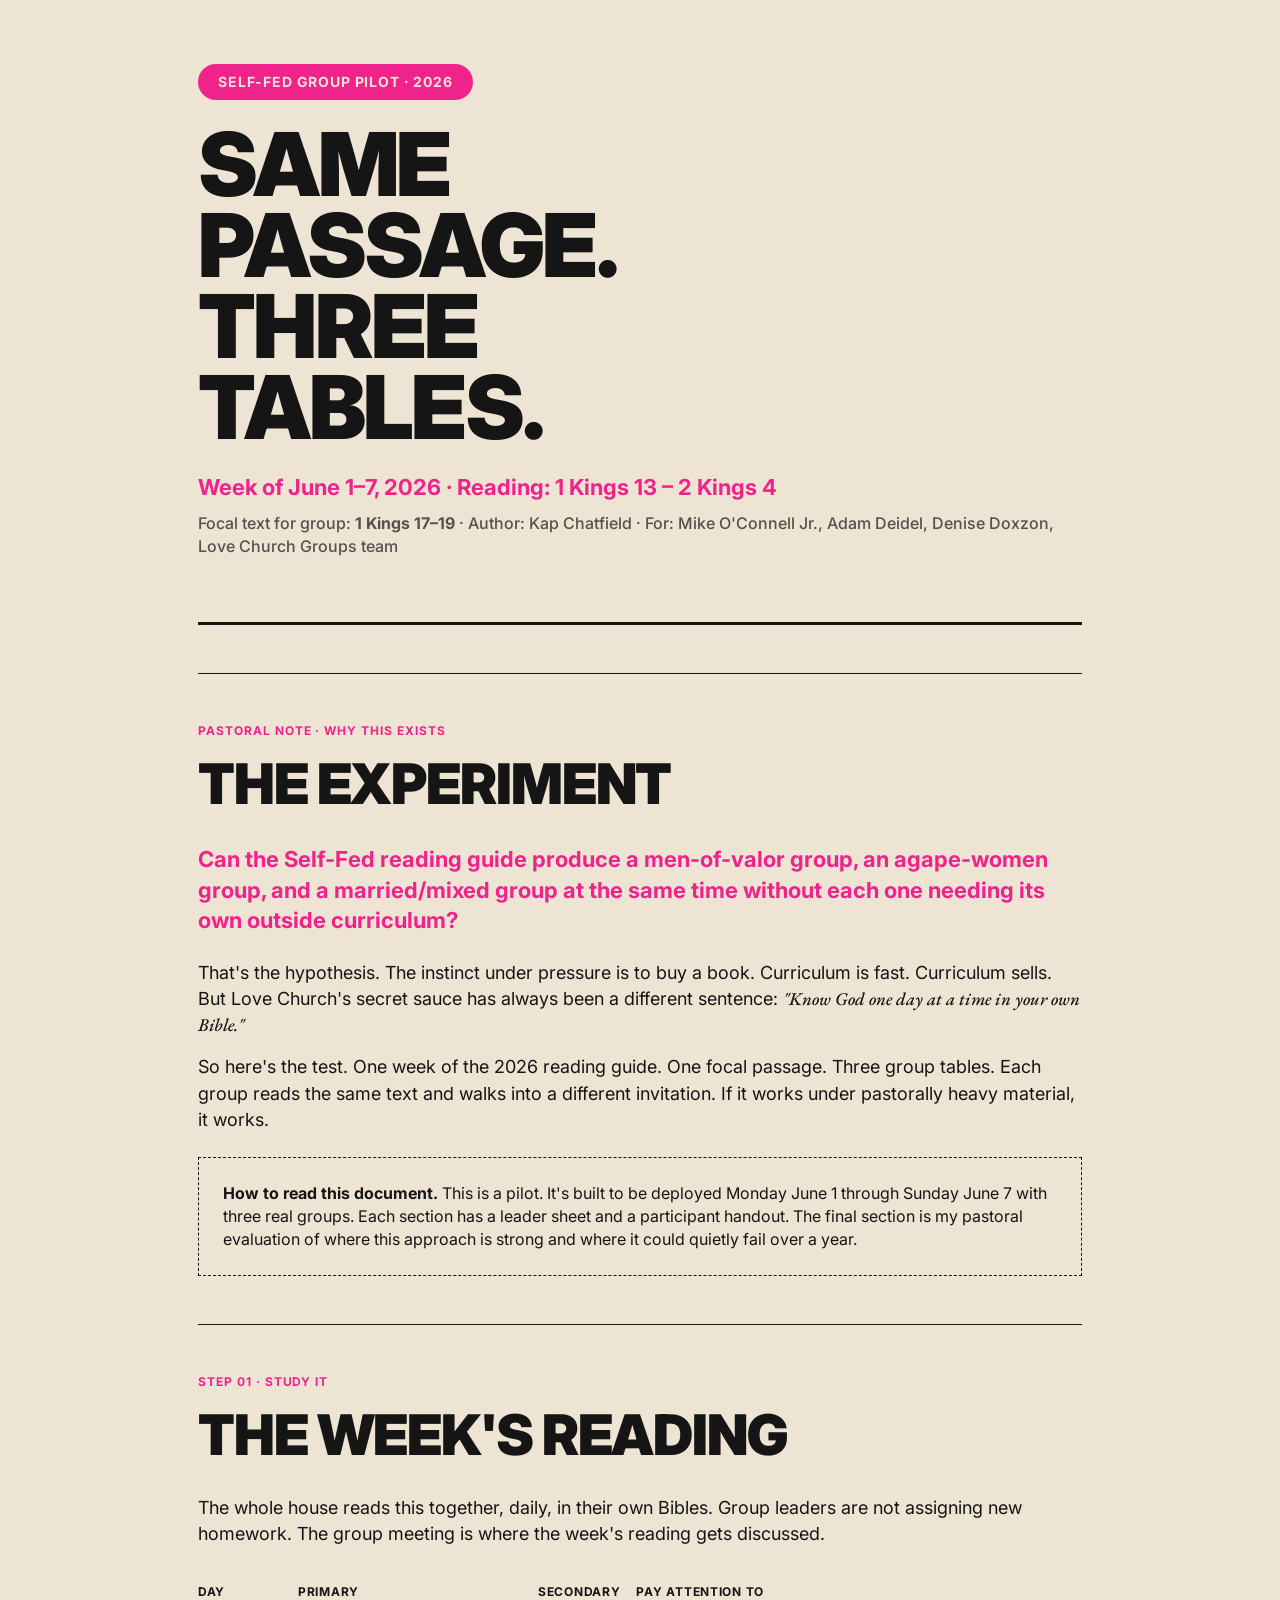
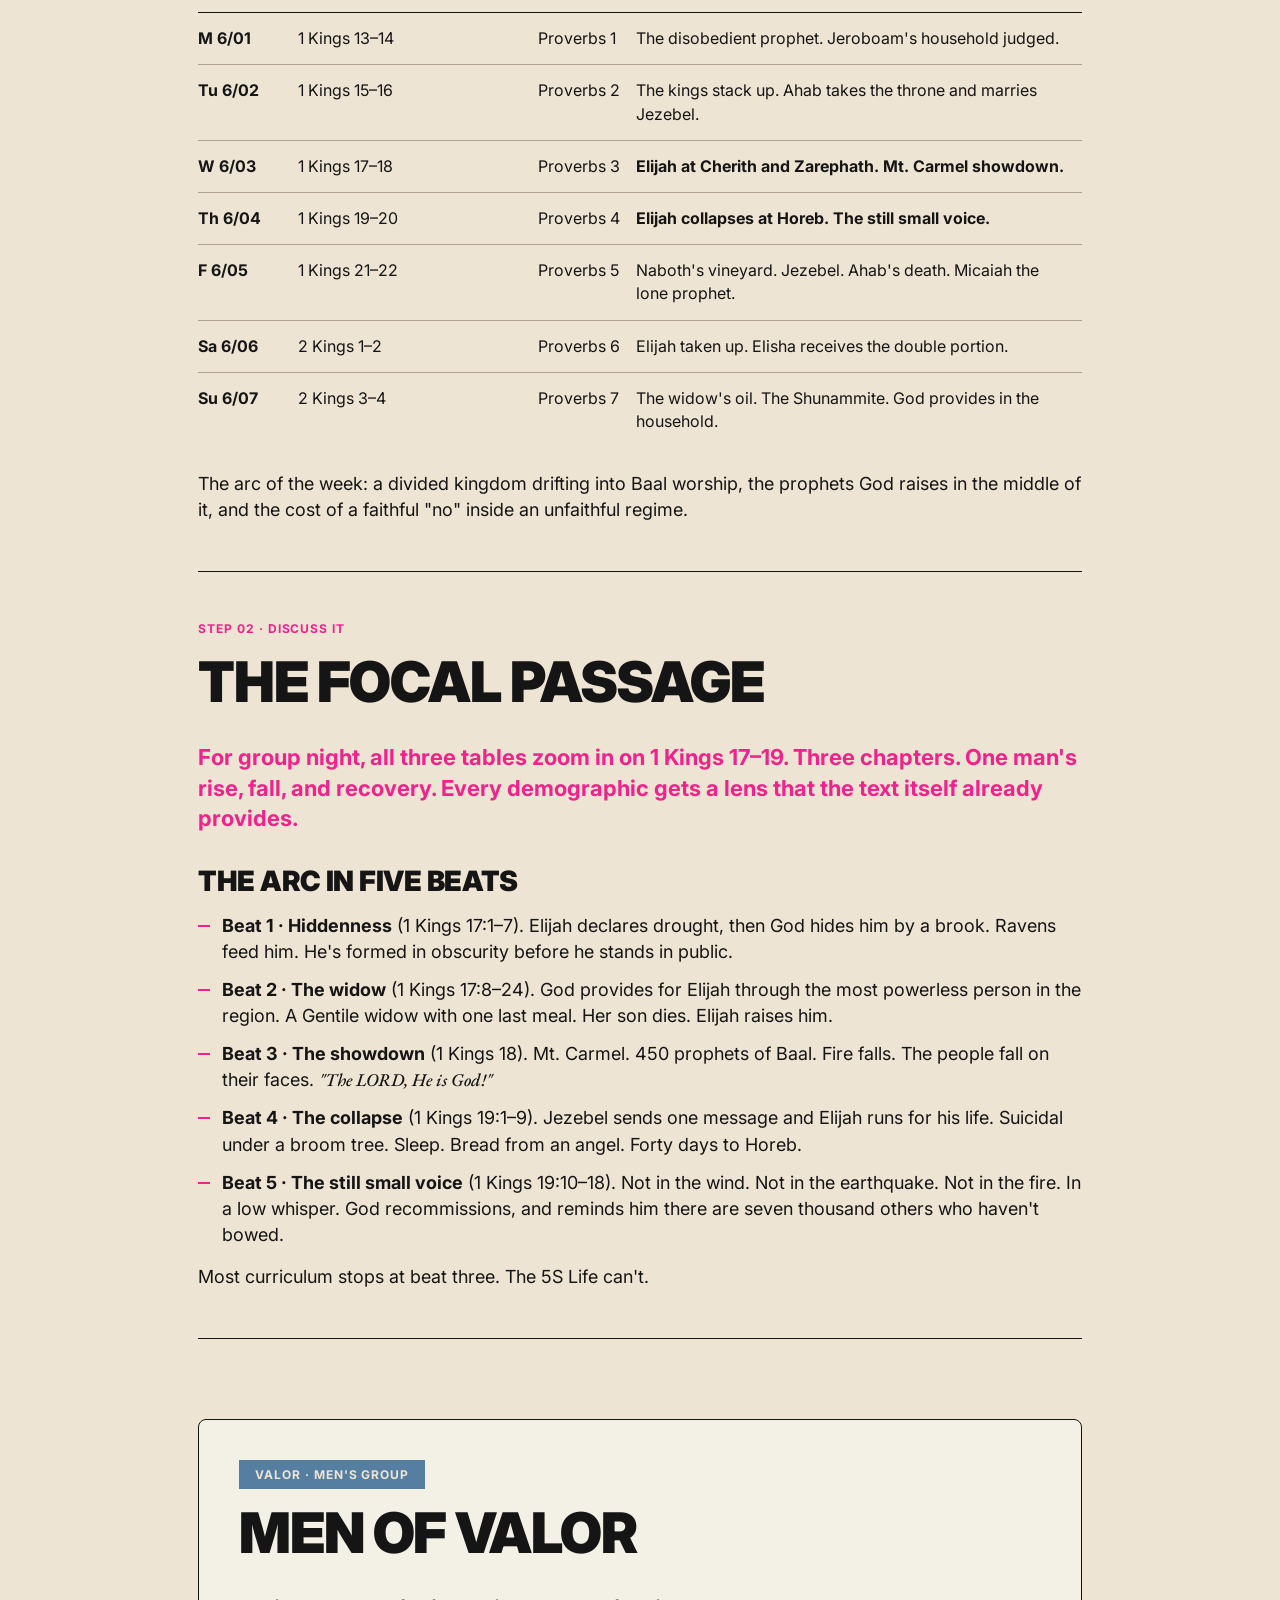
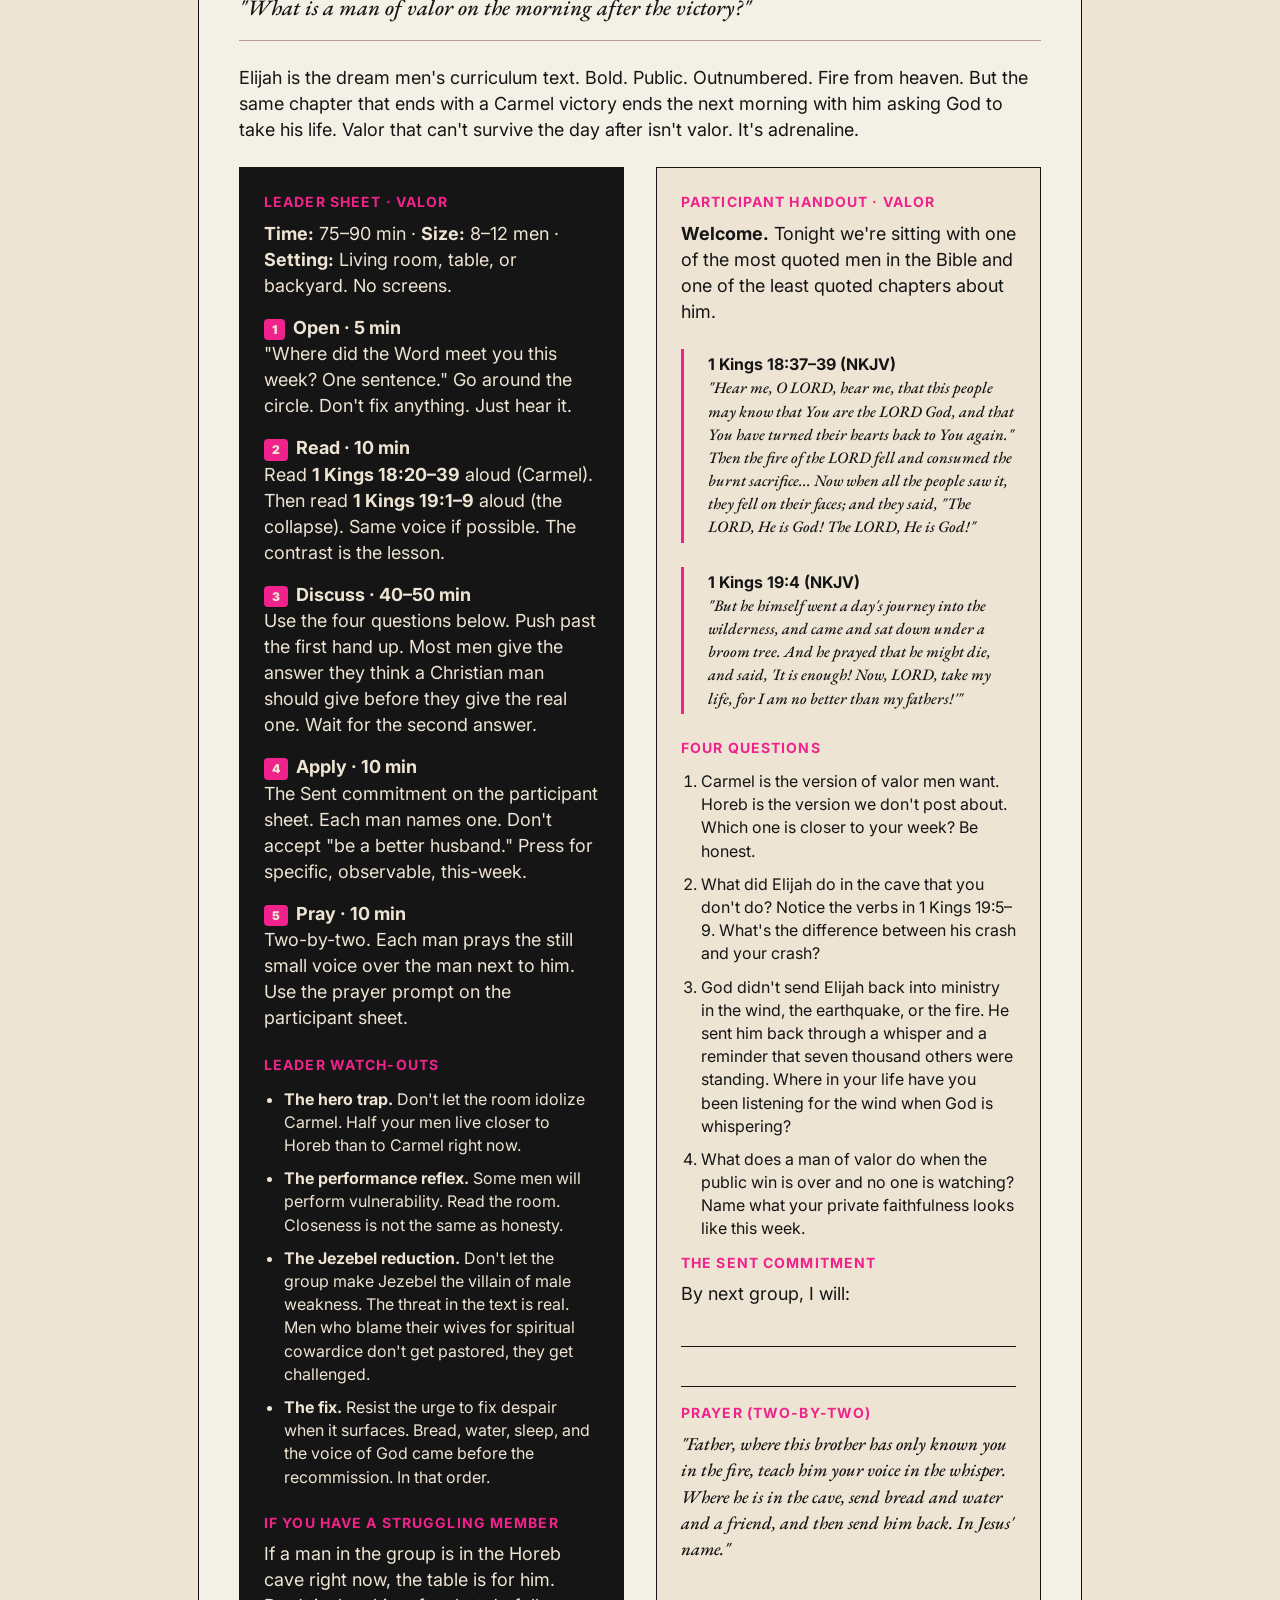
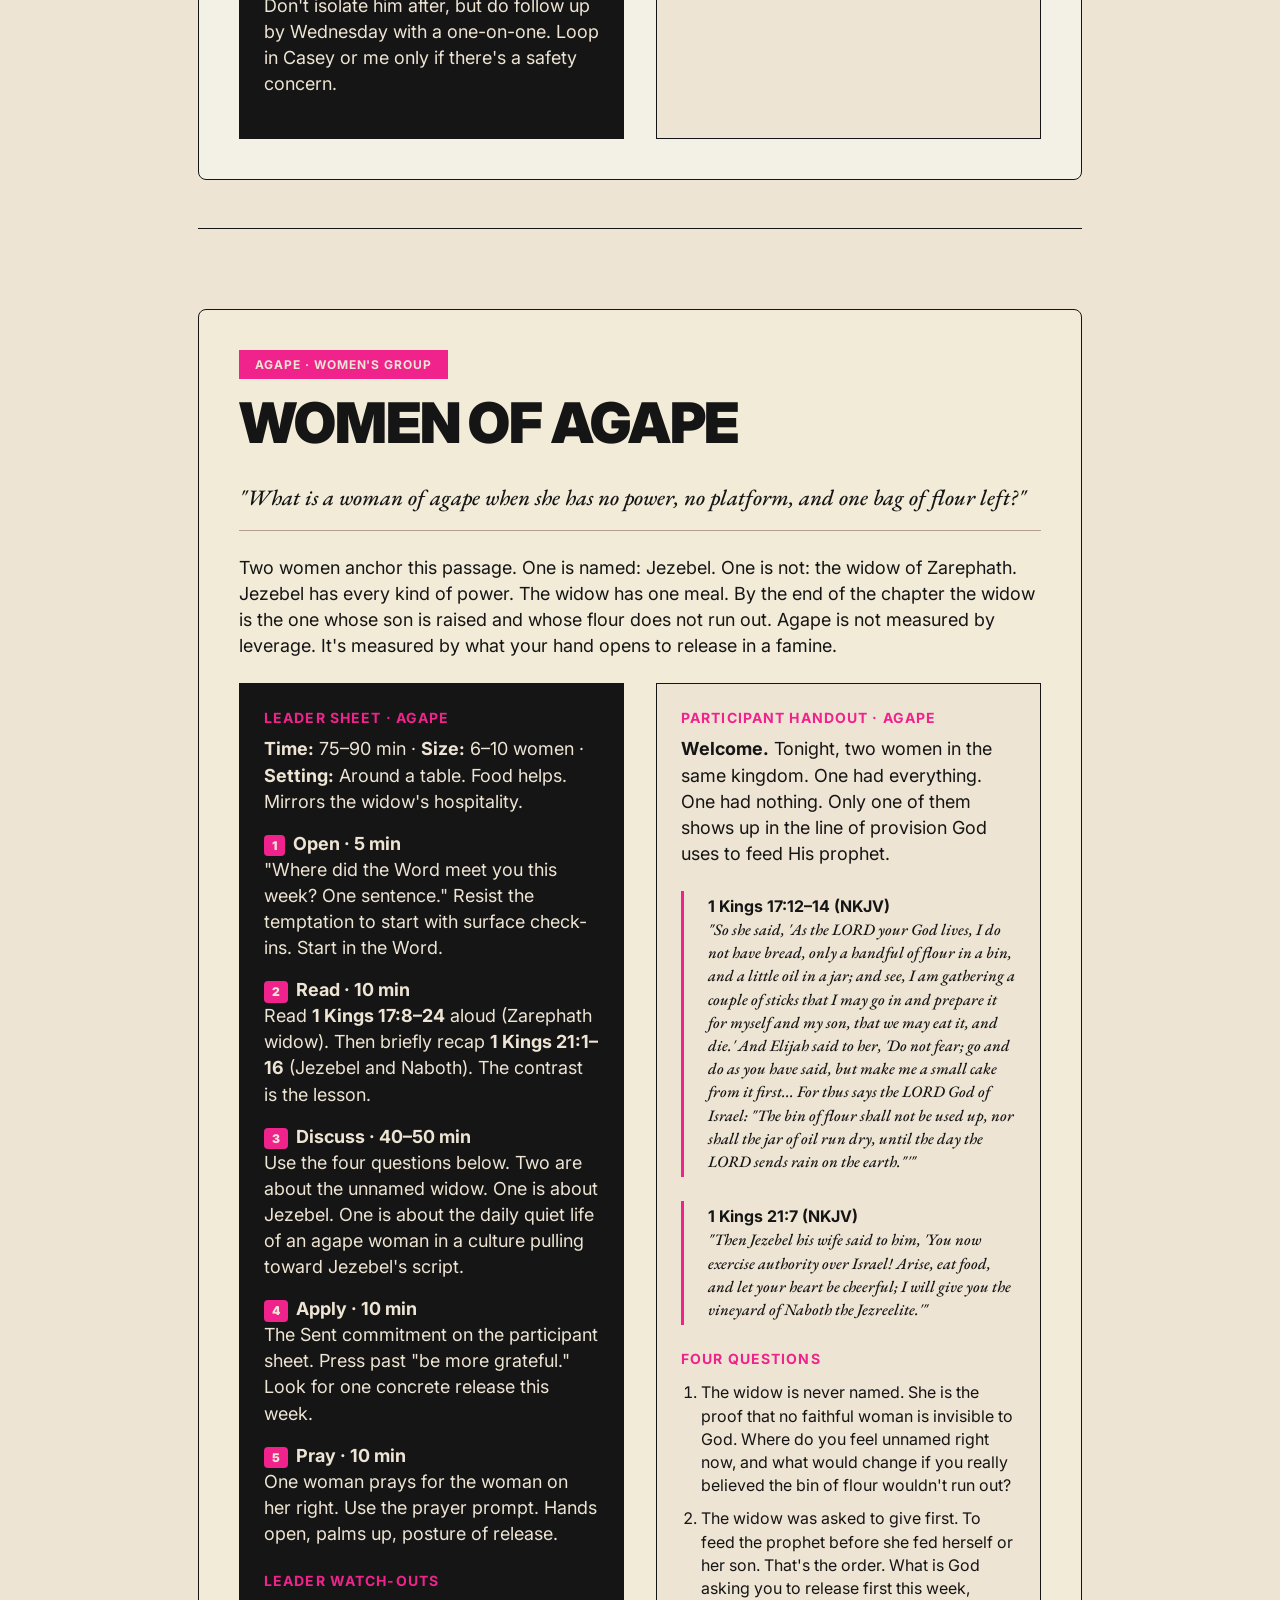
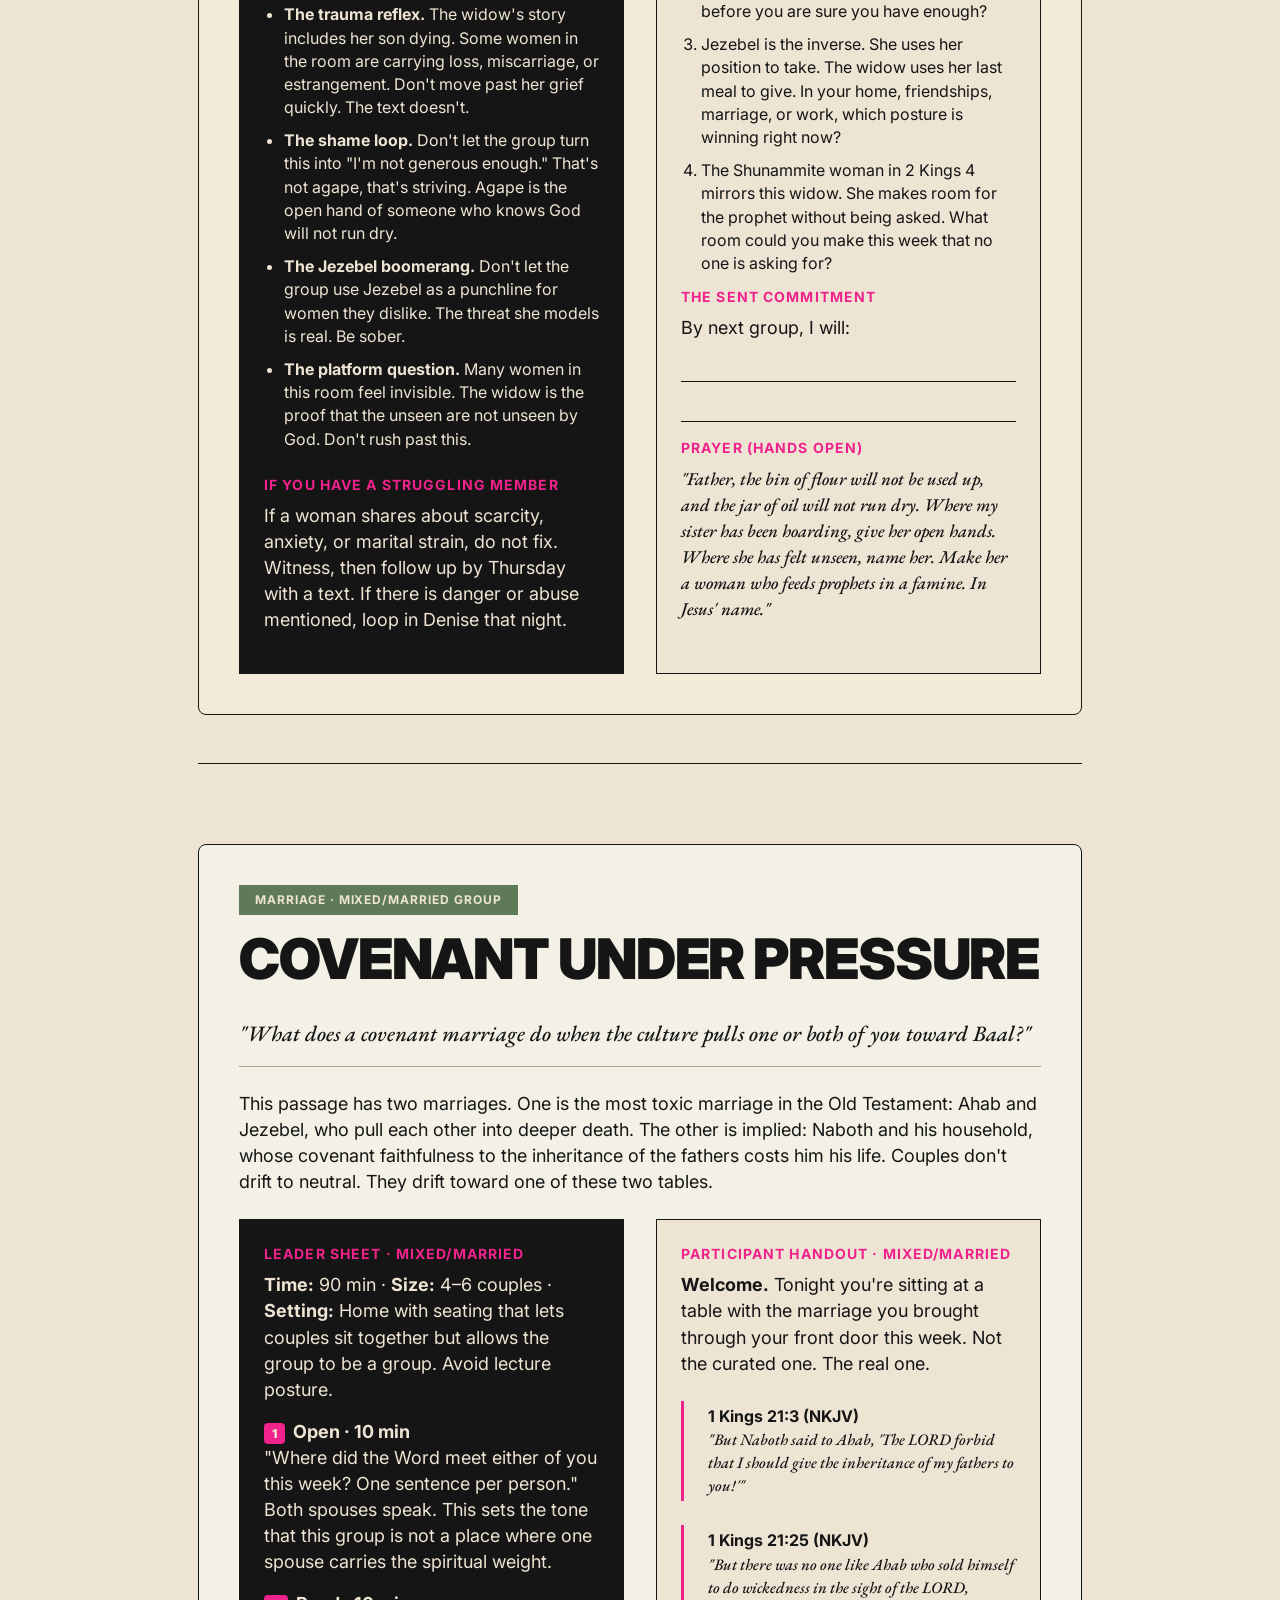
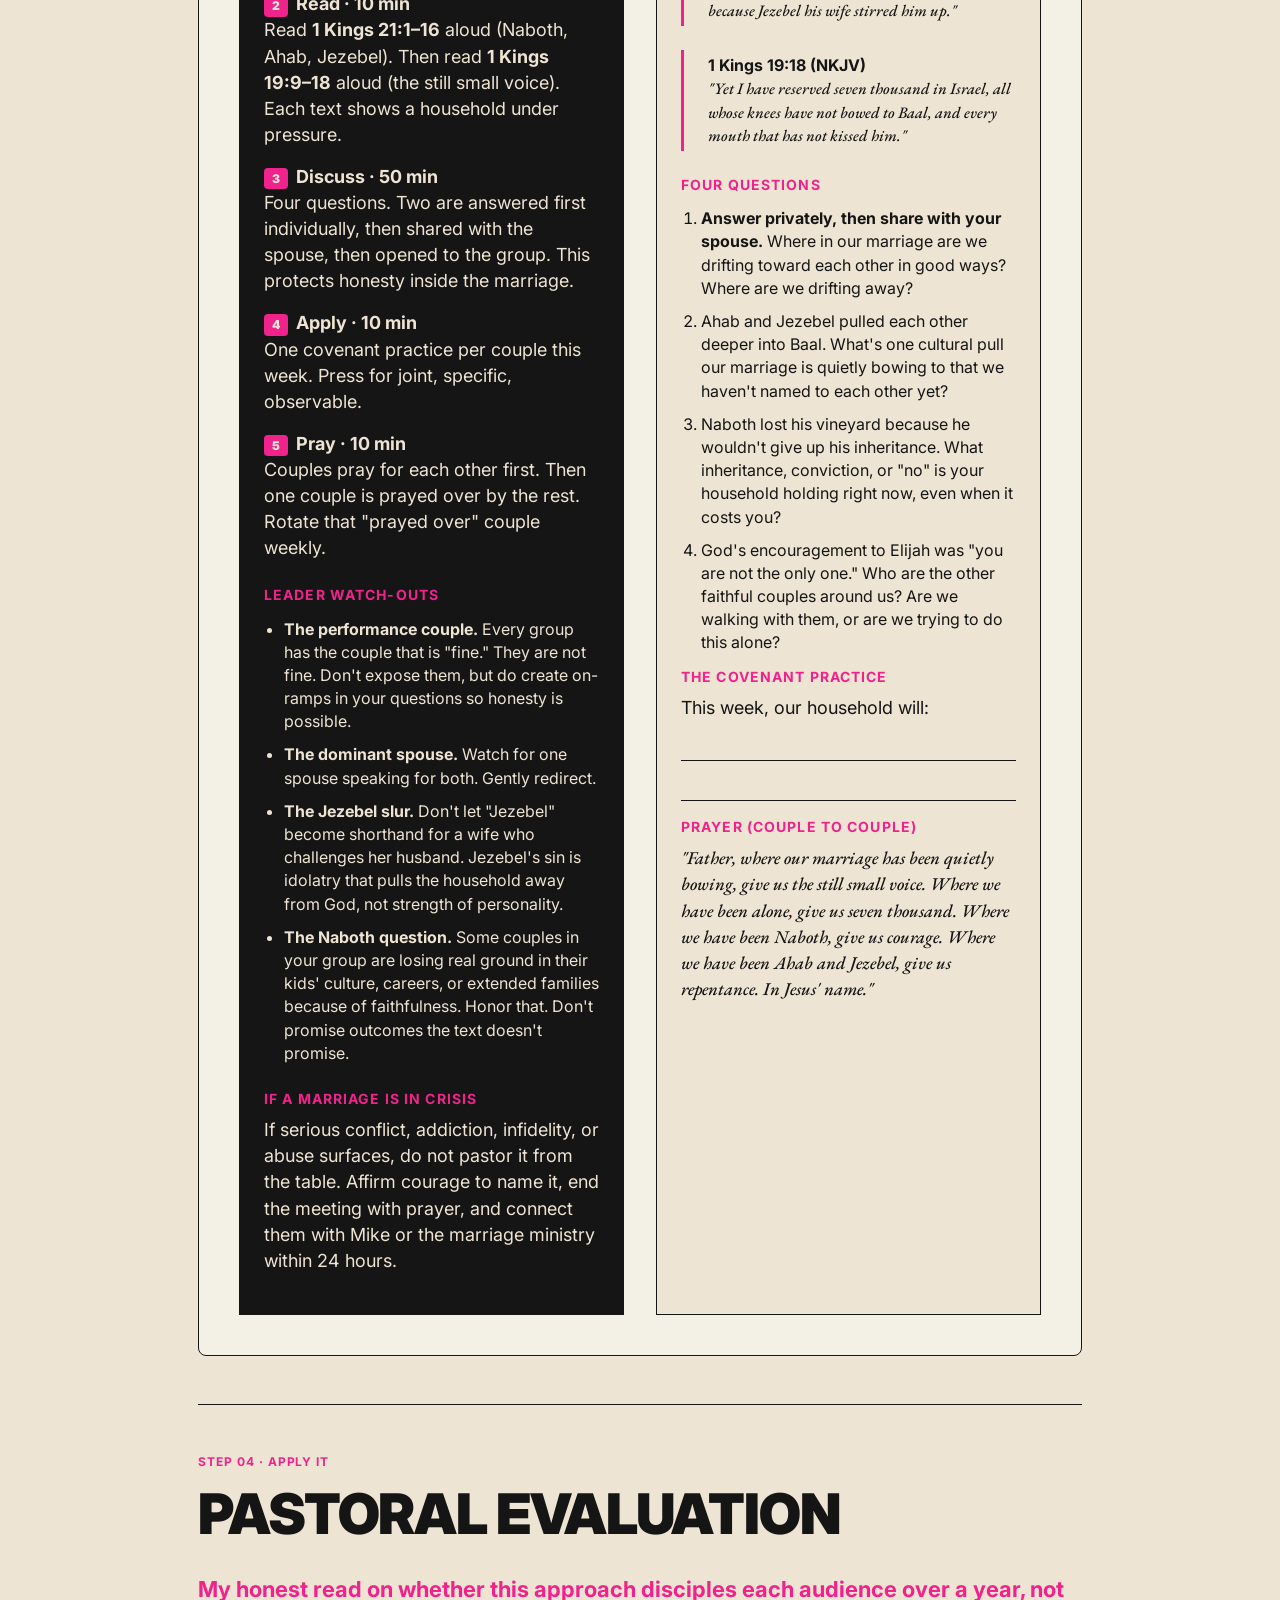
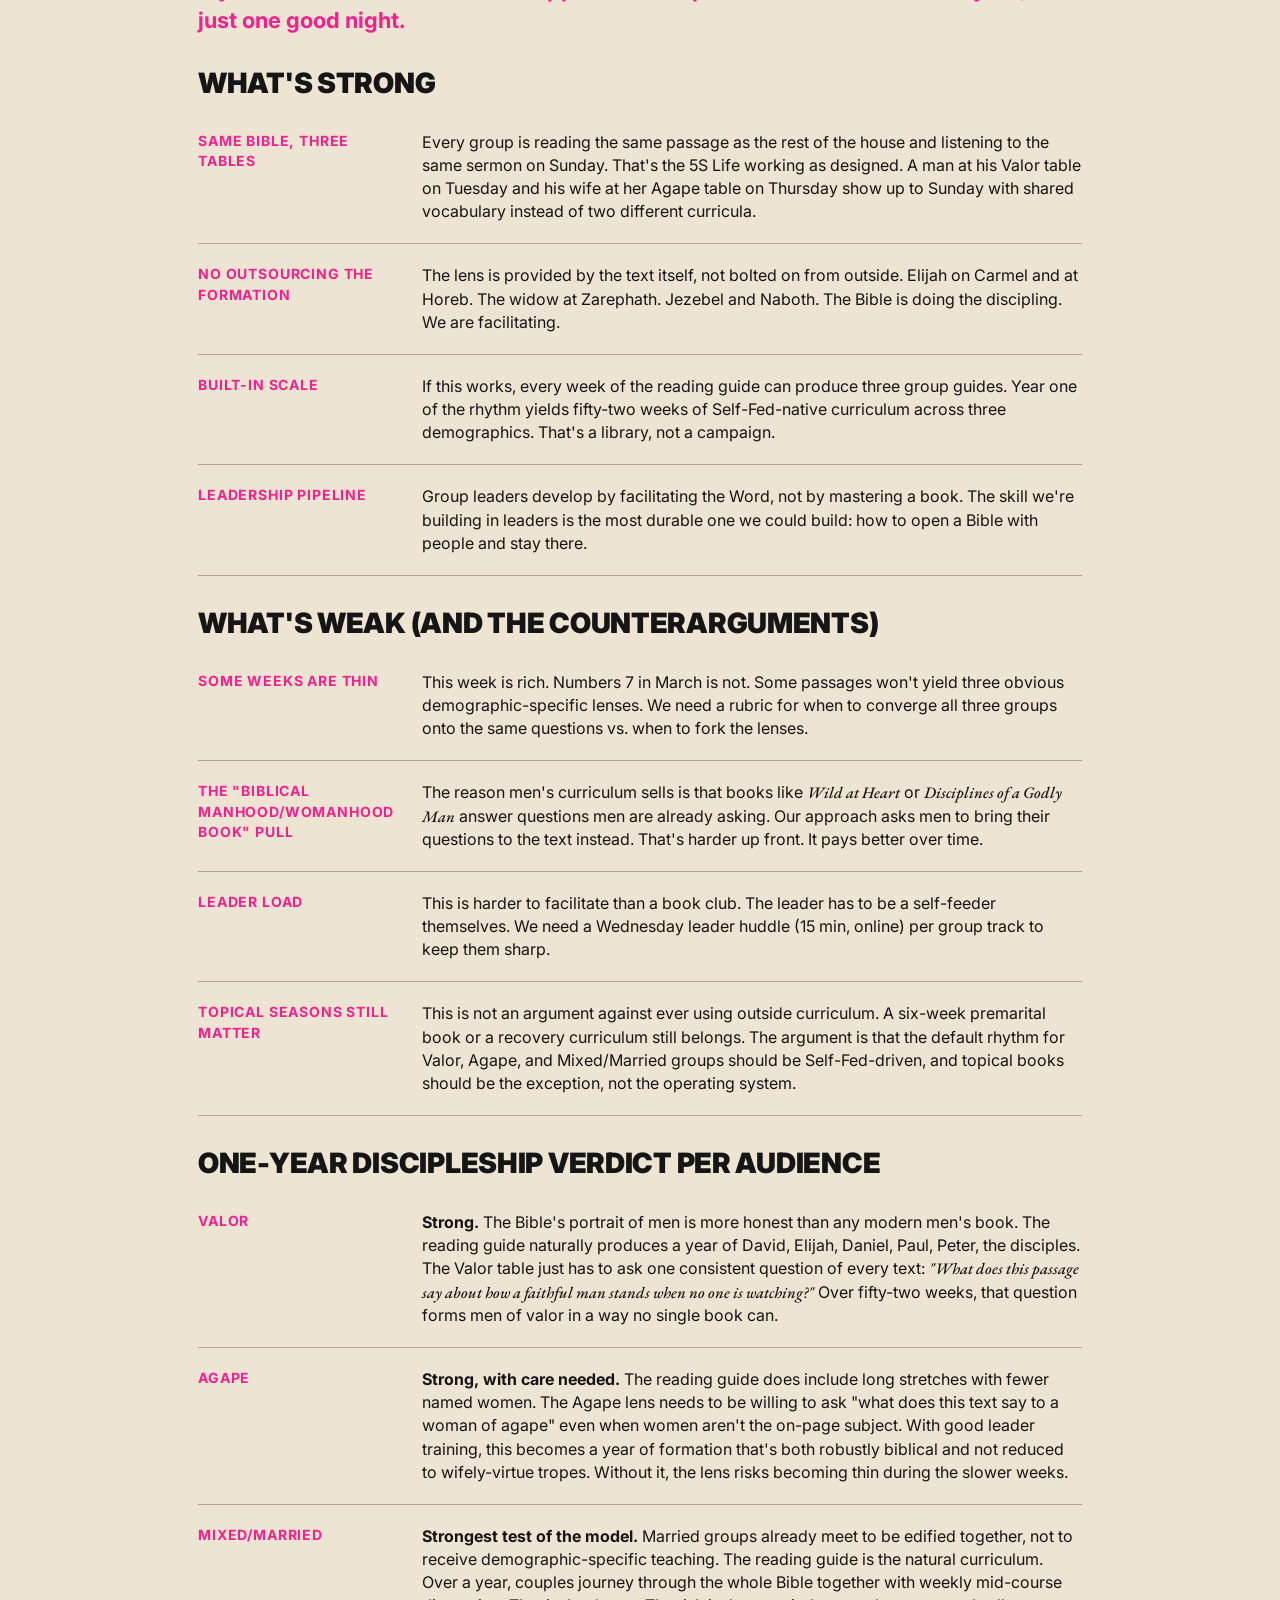
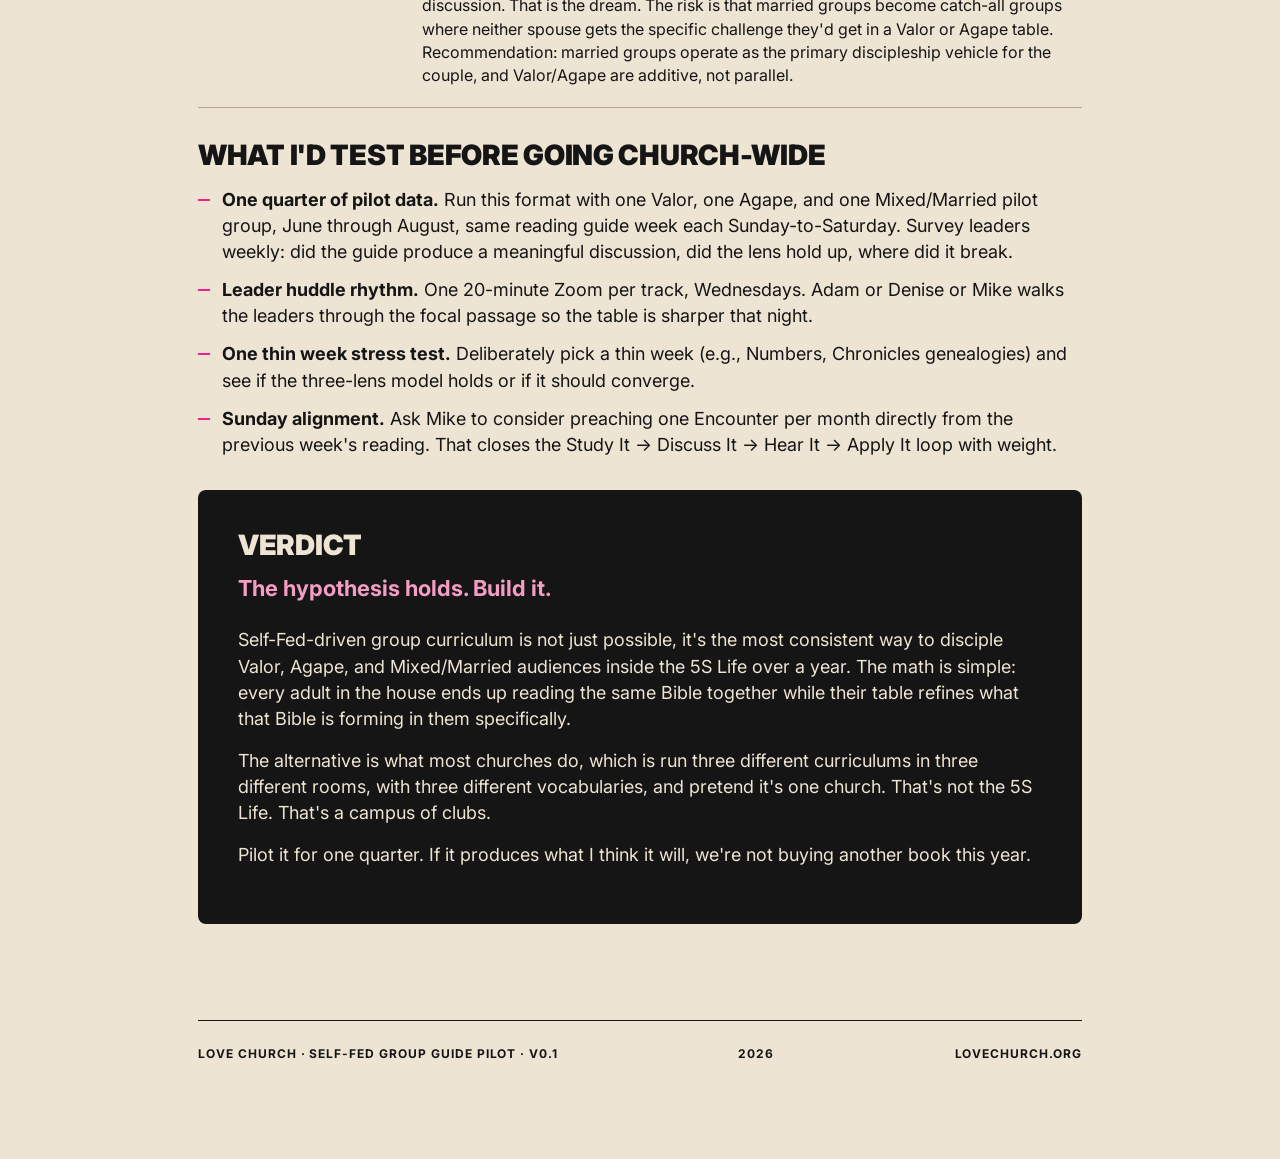
<file: lc-self-fed-group-guide-pilot-2026-06-01.html>
<!doctype html>
<html lang="en">
<head>
<meta charset="utf-8" />
<meta name="viewport" content="width=device-width, initial-scale=1" />
<title>Self-Fed Group Guide Pilot · Week of June 1, 2026 · Love Church</title>
<link rel="preconnect" href="https://fonts.googleapis.com">
<link rel="preconnect" href="https://fonts.gstatic.com" crossorigin>
<link href="https://fonts.googleapis.com/css2?family=Inter:wght@300;400;500;700;900&family=EB+Garamond:ital,wght@1,400;1,500&display=swap" rel="stylesheet">
<style>
  :root {
    --lc-ink: #151515;
    --lc-cream: #EEE4D3;
    --lc-paper: #F3F1E5;
    --lc-taupe: #B5A090;
    --lc-taupe-deep: #A39584;
    --lc-pink-loud: #F0238D;
    --lc-pink-soft: #F49DC3;
    --lc-orange: #E27440;
    --lc-yellow: #D9C44A;
    --lc-blue: #557EA1;
    --lc-green: #5E7A56;
    --lc-gold: #C9A24A;
    --lc-font-display: "Neue Haas Grotesk Display", "Inter", "Helvetica Neue", Arial, sans-serif;
    --lc-font-accent: "Apple Garamond", "EB Garamond", "Garamond", serif;
  }
  * { box-sizing: border-box; }
  html, body {
    background: var(--lc-cream);
    color: var(--lc-ink);
    font-family: var(--lc-font-display);
    font-weight: 400;
    line-height: 1.45;
    margin: 0;
    padding: 0;
    -webkit-font-smoothing: antialiased;
  }
  .page {
    max-width: 980px;
    margin: 0 auto;
    padding: 64px 48px 96px;
  }
  /* Cover */
  .cover {
    border-bottom: 3px solid var(--lc-ink);
    padding-bottom: 48px;
    margin-bottom: 48px;
  }
  .pill {
    display: inline-block;
    padding: 8px 20px;
    background: var(--lc-pink-loud);
    color: var(--lc-cream);
    border-radius: 9999px;
    font-weight: 700;
    font-size: 14px;
    letter-spacing: 0.06em;
    text-transform: uppercase;
    margin-bottom: 24px;
  }
  .cover-title {
    font-weight: 900;
    font-size: 88px;
    line-height: 0.92;
    letter-spacing: -0.03em;
    text-transform: uppercase;
    margin: 0 0 24px;
  }
  .cover-sub {
    font-weight: 700;
    font-size: 22px;
    color: var(--lc-pink-loud);
    margin: 0 0 8px;
  }
  .cover-meta {
    font-weight: 500;
    font-size: 16px;
    color: var(--lc-ink);
    opacity: 0.7;
  }
  /* Section base */
  .section {
    padding-top: 48px;
    margin-top: 48px;
    border-top: 1.5px solid var(--lc-ink);
  }
  .section-label {
    font-weight: 700;
    font-size: 12px;
    letter-spacing: 0.08em;
    text-transform: uppercase;
    color: var(--lc-pink-loud);
    margin-bottom: 16px;
  }
  h2 {
    font-weight: 900;
    font-size: 56px;
    line-height: 1.0;
    letter-spacing: -0.02em;
    text-transform: uppercase;
    margin: 0 0 32px;
  }
  h3 {
    font-weight: 900;
    font-size: 28px;
    line-height: 1.1;
    margin: 32px 0 12px;
    text-transform: uppercase;
    letter-spacing: -0.01em;
  }
  h4 {
    font-weight: 700;
    font-size: 18px;
    margin: 24px 0 8px;
    text-transform: uppercase;
    letter-spacing: 0.04em;
  }
  p { margin: 0 0 16px; font-size: 18px; }
  .lead {
    font-weight: 700;
    font-size: 22px;
    line-height: 1.4;
    color: var(--lc-pink-loud);
    margin-bottom: 24px;
  }
  .italic {
    font-family: var(--lc-font-accent);
    font-style: italic;
    font-weight: 500;
  }
  blockquote {
    border-left: 3px solid var(--lc-pink-loud);
    padding: 4px 0 4px 24px;
    margin: 24px 0;
  }
  .scripture-ref { font-weight: 700; }
  .scripture-text {
    font-family: var(--lc-font-accent);
    font-style: italic;
    font-weight: 500;
  }
  /* Reading guide table */
  .reading-table {
    width: 100%;
    border-collapse: collapse;
    margin: 24px 0;
    font-size: 16px;
  }
  .reading-table th {
    text-align: left;
    border-bottom: 1.5px solid var(--lc-ink);
    padding: 12px 16px 12px 0;
    font-weight: 700;
    font-size: 12px;
    letter-spacing: 0.06em;
    text-transform: uppercase;
  }
  .reading-table td {
    border-bottom: 1px solid var(--lc-taupe);
    padding: 14px 16px 14px 0;
    vertical-align: top;
  }
  .reading-table tr:last-child td { border-bottom: none; }
  .day { font-weight: 700; }
  /* Group cards */
  .group-block {
    background: var(--lc-paper);
    border: 1.5px solid var(--lc-ink);
    border-radius: 8px;
    padding: 40px;
    margin: 32px 0;
  }
  .group-block.valor { border-color: var(--lc-ink); }
  .group-block.agape { border-color: var(--lc-ink); background: #F2EBD8; }
  .group-block.mixed { border-color: var(--lc-ink); background: var(--lc-paper); }
  .group-label {
    display: inline-block;
    padding: 6px 16px;
    background: var(--lc-ink);
    color: var(--lc-cream);
    font-weight: 700;
    font-size: 12px;
    letter-spacing: 0.08em;
    text-transform: uppercase;
    margin-bottom: 16px;
  }
  .group-label.valor { background: var(--lc-blue); }
  .group-label.agape { background: var(--lc-pink-loud); }
  .group-label.mixed { background: var(--lc-green); }
  .lens {
    font-family: var(--lc-font-accent);
    font-style: italic;
    font-weight: 500;
    font-size: 22px;
    line-height: 1.4;
    color: var(--lc-ink);
    margin: 0 0 24px;
    border-bottom: 1px solid var(--lc-taupe);
    padding-bottom: 16px;
  }
  /* Two-column leader/participant */
  .two-col {
    display: grid;
    grid-template-columns: 1fr 1fr;
    gap: 32px;
    margin-top: 24px;
  }
  @media (max-width: 760px) {
    .two-col { grid-template-columns: 1fr; }
    .cover-title { font-size: 56px; }
    h2 { font-size: 36px; }
    .page { padding: 40px 24px; }
    .group-block { padding: 24px; }
  }
  .sub-card {
    background: var(--lc-cream);
    border: 1px solid var(--lc-ink);
    padding: 24px;
  }
  .sub-card.dark {
    background: var(--lc-ink);
    color: var(--lc-cream);
  }
  .sub-card.dark .scripture-ref,
  .sub-card.dark .scripture-text { color: var(--lc-cream); }
  .sub-card h4 {
    margin-top: 0;
    font-size: 14px;
    letter-spacing: 0.08em;
    color: var(--lc-pink-loud);
  }
  .sub-card ol, .sub-card ul { padding-left: 20px; margin: 12px 0; }
  .sub-card li { font-size: 16px; margin-bottom: 10px; line-height: 1.45; }
  .step-num {
    display: inline-block;
    background: var(--lc-pink-loud);
    color: var(--lc-cream);
    font-weight: 900;
    font-size: 12px;
    padding: 2px 8px;
    border-radius: 4px;
    margin-right: 8px;
    letter-spacing: 0.04em;
  }
  /* Evaluation */
  .eval-row {
    display: grid;
    grid-template-columns: 200px 1fr;
    gap: 24px;
    padding: 20px 0;
    border-bottom: 1px solid var(--lc-taupe);
  }
  @media (max-width: 760px) {
    .eval-row { grid-template-columns: 1fr; gap: 8px; }
  }
  .eval-label {
    font-weight: 700;
    font-size: 14px;
    text-transform: uppercase;
    letter-spacing: 0.06em;
    color: var(--lc-pink-loud);
  }
  .verdict {
    background: var(--lc-ink);
    color: var(--lc-cream);
    padding: 40px;
    margin-top: 32px;
    border-radius: 8px;
  }
  .verdict h3 { color: var(--lc-cream); margin-top: 0; }
  .verdict .lead { color: var(--lc-pink-soft); }
  /* Footer */
  .footer {
    margin-top: 96px;
    padding-top: 24px;
    border-top: 1.5px solid var(--lc-ink);
    font-size: 12px;
    letter-spacing: 0.08em;
    text-transform: uppercase;
    font-weight: 700;
    display: flex;
    justify-content: space-between;
    flex-wrap: wrap;
    gap: 12px;
  }
  .stat {
    display: inline-block;
    margin-right: 32px;
  }
  .stat-num {
    font-weight: 900;
    font-size: 56px;
    line-height: 1;
    display: block;
  }
  .stat-label {
    font-weight: 700;
    font-size: 12px;
    letter-spacing: 0.06em;
    text-transform: uppercase;
    opacity: 0.8;
  }
  .note {
    background: var(--lc-cream);
    border: 1.5px dashed var(--lc-ink);
    padding: 24px;
    margin: 24px 0;
    font-size: 16px;
  }
  ul.clean { list-style: none; padding-left: 0; }
  ul.clean li {
    padding-left: 24px;
    position: relative;
    margin-bottom: 12px;
    font-size: 18px;
  }
  ul.clean li::before {
    content: "";
    position: absolute;
    left: 0;
    top: 12px;
    width: 12px;
    height: 2px;
    background: var(--lc-pink-loud);
  }
  .print-only { display: none; }
  @media print {
    .page { max-width: none; padding: 24px 32px; }
    .section { page-break-inside: avoid; }
    .group-block { page-break-before: always; }
    .verdict { page-break-before: always; }
  }
</style>
</head>
<body>
<div class="page">

  <!-- COVER -->
  <header class="cover">
    <span class="pill">Self-Fed Group Pilot · 2026</span>
    <h1 class="cover-title">Same<br>Passage.<br>Three<br>Tables.</h1>
    <p class="cover-sub">Week of June 1–7, 2026 · Reading: 1 Kings 13 – 2 Kings 4</p>
    <p class="cover-meta">Focal text for group: <strong>1 Kings 17–19</strong> · Author: Kap Chatfield · For: Mike O'Connell Jr., Adam Deidel, Denise Doxzon, Love Church Groups team</p>
  </header>

  <!-- WHY THIS DOC -->
  <section class="section">
    <p class="section-label">Pastoral note · why this exists</p>
    <h2>The Experiment</h2>
    <p class="lead">Can the Self-Fed reading guide produce a men-of-valor group, an agape-women group, and a married/mixed group at the same time without each one needing its own outside curriculum?</p>
    <p>That's the hypothesis. The instinct under pressure is to buy a book. Curriculum is fast. Curriculum sells. But Love Church's secret sauce has always been a different sentence: <span class="italic">"Know God one day at a time in your own Bible."</span></p>
    <p>So here's the test. One week of the 2026 reading guide. One focal passage. Three group tables. Each group reads the same text and walks into a different invitation. If it works under pastorally heavy material, it works.</p>
    <div class="note">
      <strong>How to read this document.</strong> This is a pilot. It's built to be deployed Monday June 1 through Sunday June 7 with three real groups. Each section has a leader sheet and a participant handout. The final section is my pastoral evaluation of where this approach is strong and where it could quietly fail over a year.
    </div>
  </section>

  <!-- THE WEEK'S READING -->
  <section class="section">
    <p class="section-label">Step 01 · Study It</p>
    <h2>The Week's Reading</h2>
    <p>The whole house reads this together, daily, in their own Bibles. Group leaders are not assigning new homework. The group meeting is where the week's reading gets discussed.</p>
    <table class="reading-table">
      <thead>
        <tr>
          <th style="width:100px;">Day</th>
          <th style="width:240px;">Primary</th>
          <th>Secondary</th>
          <th>Pay attention to</th>
        </tr>
      </thead>
      <tbody>
        <tr><td class="day">M 6/01</td><td>1 Kings 13–14</td><td>Proverbs 1</td><td>The disobedient prophet. Jeroboam's household judged.</td></tr>
        <tr><td class="day">Tu 6/02</td><td>1 Kings 15–16</td><td>Proverbs 2</td><td>The kings stack up. Ahab takes the throne and marries Jezebel.</td></tr>
        <tr><td class="day">W 6/03</td><td>1 Kings 17–18</td><td>Proverbs 3</td><td><strong>Elijah at Cherith and Zarephath. Mt. Carmel showdown.</strong></td></tr>
        <tr><td class="day">Th 6/04</td><td>1 Kings 19–20</td><td>Proverbs 4</td><td><strong>Elijah collapses at Horeb. The still small voice.</strong></td></tr>
        <tr><td class="day">F 6/05</td><td>1 Kings 21–22</td><td>Proverbs 5</td><td>Naboth's vineyard. Jezebel. Ahab's death. Micaiah the lone prophet.</td></tr>
        <tr><td class="day">Sa 6/06</td><td>2 Kings 1–2</td><td>Proverbs 6</td><td>Elijah taken up. Elisha receives the double portion.</td></tr>
        <tr><td class="day">Su 6/07</td><td>2 Kings 3–4</td><td>Proverbs 7</td><td>The widow's oil. The Shunammite. God provides in the household.</td></tr>
      </tbody>
    </table>
    <p>The arc of the week: a divided kingdom drifting into Baal worship, the prophets God raises in the middle of it, and the cost of a faithful "no" inside an unfaithful regime.</p>
  </section>

  <!-- FOCAL PASSAGE -->
  <section class="section">
    <p class="section-label">Step 02 · Discuss It</p>
    <h2>The Focal Passage</h2>
    <p class="lead">For group night, all three tables zoom in on 1 Kings 17–19. Three chapters. One man's rise, fall, and recovery. Every demographic gets a lens that the text itself already provides.</p>
    <h3>The Arc in Five Beats</h3>
    <ul class="clean">
      <li><strong>Beat 1 · Hiddenness</strong> (1 Kings 17:1–7). Elijah declares drought, then God hides him by a brook. Ravens feed him. He's formed in obscurity before he stands in public.</li>
      <li><strong>Beat 2 · The widow</strong> (1 Kings 17:8–24). God provides for Elijah through the most powerless person in the region. A Gentile widow with one last meal. Her son dies. Elijah raises him.</li>
      <li><strong>Beat 3 · The showdown</strong> (1 Kings 18). Mt. Carmel. 450 prophets of Baal. Fire falls. The people fall on their faces. <span class="italic">"The LORD, He is God!"</span></li>
      <li><strong>Beat 4 · The collapse</strong> (1 Kings 19:1–9). Jezebel sends one message and Elijah runs for his life. Suicidal under a broom tree. Sleep. Bread from an angel. Forty days to Horeb.</li>
      <li><strong>Beat 5 · The still small voice</strong> (1 Kings 19:10–18). Not in the wind. Not in the earthquake. Not in the fire. In a low whisper. God recommissions, and reminds him there are seven thousand others who haven't bowed.</li>
    </ul>
    <p>Most curriculum stops at beat three. The 5S Life can't.</p>
  </section>

  <!-- VALOR GROUP -->
  <section class="section">
    <div class="group-block valor">
      <span class="group-label valor">Valor · Men's Group</span>
      <h2>Men of Valor</h2>
      <p class="lens">"What is a man of valor on the morning <em>after</em> the victory?"</p>
      <p>Elijah is the dream men's curriculum text. Bold. Public. Outnumbered. Fire from heaven. But the same chapter that ends with a Carmel victory ends the next morning with him asking God to take his life. Valor that can't survive the day after isn't valor. It's adrenaline.</p>

      <div class="two-col">

        <div class="sub-card dark">
          <h4>Leader Sheet · Valor</h4>
          <p><strong>Time:</strong> 75–90 min · <strong>Size:</strong> 8–12 men · <strong>Setting:</strong> Living room, table, or backyard. No screens.</p>

          <p><span class="step-num">1</span><strong>Open · 5 min</strong><br>"Where did the Word meet you this week? One sentence." Go around the circle. Don't fix anything. Just hear it.</p>

          <p><span class="step-num">2</span><strong>Read · 10 min</strong><br>Read <span class="scripture-ref">1 Kings 18:20–39</span> aloud (Carmel). Then read <span class="scripture-ref">1 Kings 19:1–9</span> aloud (the collapse). Same voice if possible. The contrast is the lesson.</p>

          <p><span class="step-num">3</span><strong>Discuss · 40–50 min</strong><br>Use the four questions below. Push past the first hand up. Most men give the answer they think a Christian man should give before they give the real one. Wait for the second answer.</p>

          <p><span class="step-num">4</span><strong>Apply · 10 min</strong><br>The Sent commitment on the participant sheet. Each man names one. Don't accept "be a better husband." Press for specific, observable, this-week.</p>

          <p><span class="step-num">5</span><strong>Pray · 10 min</strong><br>Two-by-two. Each man prays the still small voice over the man next to him. Use the prayer prompt on the participant sheet.</p>

          <h4 style="margin-top:24px;">Leader watch-outs</h4>
          <ul>
            <li><strong>The hero trap.</strong> Don't let the room idolize Carmel. Half your men live closer to Horeb than to Carmel right now.</li>
            <li><strong>The performance reflex.</strong> Some men will perform vulnerability. Read the room. Closeness is not the same as honesty.</li>
            <li><strong>The Jezebel reduction.</strong> Don't let the group make Jezebel the villain of male weakness. The threat in the text is real. Men who blame their wives for spiritual cowardice don't get pastored, they get challenged.</li>
            <li><strong>The fix.</strong> Resist the urge to fix despair when it surfaces. Bread, water, sleep, and the voice of God came before the recommission. In that order.</li>
          </ul>

          <h4 style="margin-top:24px;">If you have a struggling member</h4>
          <p>If a man in the group is in the Horeb cave right now, the table is for him. Don't isolate him after, but do follow up by Wednesday with a one-on-one. Loop in Casey or me only if there's a safety concern.</p>
        </div>

        <div class="sub-card">
          <h4>Participant Handout · Valor</h4>
          <p><strong>Welcome.</strong> Tonight we're sitting with one of the most quoted men in the Bible and one of the least quoted chapters about him.</p>

          <blockquote>
            <span class="scripture-ref">1 Kings 18:37–39 (NKJV)</span><br>
            <span class="scripture-text">"Hear me, O LORD, hear me, that this people may know that You are the LORD God, and that You have turned their hearts back to You again." Then the fire of the LORD fell and consumed the burnt sacrifice... Now when all the people saw it, they fell on their faces; and they said, "The LORD, He is God! The LORD, He is God!"</span>
          </blockquote>
          <blockquote>
            <span class="scripture-ref">1 Kings 19:4 (NKJV)</span><br>
            <span class="scripture-text">"But he himself went a day's journey into the wilderness, and came and sat down under a broom tree. And he prayed that he might die, and said, 'It is enough! Now, LORD, take my life, for I am no better than my fathers!'"</span>
          </blockquote>

          <h4>Four questions</h4>
          <ol>
            <li>Carmel is the version of valor men want. Horeb is the version we don't post about. Which one is closer to your week? Be honest.</li>
            <li>What did Elijah do in the cave that you don't do? Notice the verbs in 1 Kings 19:5–9. What's the difference between his crash and your crash?</li>
            <li>God didn't send Elijah back into ministry in the wind, the earthquake, or the fire. He sent him back through a whisper and a reminder that seven thousand others were standing. Where in your life have you been listening for the wind when God is whispering?</li>
            <li>What does a man of valor do when the public win is over and no one is watching? Name what your private faithfulness looks like this week.</li>
          </ol>

          <h4>The Sent commitment</h4>
          <p>By next group, I will:</p>
          <p style="border-bottom:1px solid var(--lc-ink); height:24px;"></p>
          <p style="border-bottom:1px solid var(--lc-ink); height:24px;"></p>

          <h4>Prayer (two-by-two)</h4>
          <p class="italic">"Father, where this brother has only known you in the fire, teach him your voice in the whisper. Where he is in the cave, send bread and water and a friend, and then send him back. In Jesus' name."</p>
        </div>

      </div>
    </div>
  </section>

  <!-- AGAPE GROUP -->
  <section class="section">
    <div class="group-block agape">
      <span class="group-label agape">Agape · Women's Group</span>
      <h2>Women of Agape</h2>
      <p class="lens">"What is a woman of agape when she has no power, no platform, and one bag of flour left?"</p>
      <p>Two women anchor this passage. One is named: Jezebel. One is not: the widow of Zarephath. Jezebel has every kind of power. The widow has one meal. By the end of the chapter the widow is the one whose son is raised and whose flour does not run out. Agape is not measured by leverage. It's measured by what your hand opens to release in a famine.</p>

      <div class="two-col">

        <div class="sub-card dark">
          <h4>Leader Sheet · Agape</h4>
          <p><strong>Time:</strong> 75–90 min · <strong>Size:</strong> 6–10 women · <strong>Setting:</strong> Around a table. Food helps. Mirrors the widow's hospitality.</p>

          <p><span class="step-num">1</span><strong>Open · 5 min</strong><br>"Where did the Word meet you this week? One sentence." Resist the temptation to start with surface check-ins. Start in the Word.</p>

          <p><span class="step-num">2</span><strong>Read · 10 min</strong><br>Read <span class="scripture-ref">1 Kings 17:8–24</span> aloud (Zarephath widow). Then briefly recap <span class="scripture-ref">1 Kings 21:1–16</span> (Jezebel and Naboth). The contrast is the lesson.</p>

          <p><span class="step-num">3</span><strong>Discuss · 40–50 min</strong><br>Use the four questions below. Two are about the unnamed widow. One is about Jezebel. One is about the daily quiet life of an agape woman in a culture pulling toward Jezebel's script.</p>

          <p><span class="step-num">4</span><strong>Apply · 10 min</strong><br>The Sent commitment on the participant sheet. Press past "be more grateful." Look for one concrete release this week.</p>

          <p><span class="step-num">5</span><strong>Pray · 10 min</strong><br>One woman prays for the woman on her right. Use the prayer prompt. Hands open, palms up, posture of release.</p>

          <h4 style="margin-top:24px;">Leader watch-outs</h4>
          <ul>
            <li><strong>The trauma reflex.</strong> The widow's story includes her son dying. Some women in the room are carrying loss, miscarriage, or estrangement. Don't move past her grief quickly. The text doesn't.</li>
            <li><strong>The shame loop.</strong> Don't let the group turn this into "I'm not generous enough." That's not agape, that's striving. Agape is the open hand of someone who knows God will not run dry.</li>
            <li><strong>The Jezebel boomerang.</strong> Don't let the group use Jezebel as a punchline for women they dislike. The threat she models is real. Be sober.</li>
            <li><strong>The platform question.</strong> Many women in this room feel invisible. The widow is the proof that the unseen are not unseen by God. Don't rush past this.</li>
          </ul>

          <h4 style="margin-top:24px;">If you have a struggling member</h4>
          <p>If a woman shares about scarcity, anxiety, or marital strain, do not fix. Witness, then follow up by Thursday with a text. If there is danger or abuse mentioned, loop in Denise that night.</p>
        </div>

        <div class="sub-card">
          <h4>Participant Handout · Agape</h4>
          <p><strong>Welcome.</strong> Tonight, two women in the same kingdom. One had everything. One had nothing. Only one of them shows up in the line of provision God uses to feed His prophet.</p>

          <blockquote>
            <span class="scripture-ref">1 Kings 17:12–14 (NKJV)</span><br>
            <span class="scripture-text">"So she said, 'As the LORD your God lives, I do not have bread, only a handful of flour in a bin, and a little oil in a jar; and see, I am gathering a couple of sticks that I may go in and prepare it for myself and my son, that we may eat it, and die.' And Elijah said to her, 'Do not fear; go and do as you have said, but make me a small cake from it first... For thus says the LORD God of Israel: "The bin of flour shall not be used up, nor shall the jar of oil run dry, until the day the LORD sends rain on the earth."'"</span>
          </blockquote>
          <blockquote>
            <span class="scripture-ref">1 Kings 21:7 (NKJV)</span><br>
            <span class="scripture-text">"Then Jezebel his wife said to him, 'You now exercise authority over Israel! Arise, eat food, and let your heart be cheerful; I will give you the vineyard of Naboth the Jezreelite.'"</span>
          </blockquote>

          <h4>Four questions</h4>
          <ol>
            <li>The widow is never named. She is the proof that no faithful woman is invisible to God. Where do you feel unnamed right now, and what would change if you really believed the bin of flour wouldn't run out?</li>
            <li>The widow was asked to give first. To feed the prophet before she fed herself or her son. That's the order. What is God asking you to release first this week, before you are sure you have enough?</li>
            <li>Jezebel is the inverse. She uses her position to take. The widow uses her last meal to give. In your home, friendships, marriage, or work, which posture is winning right now?</li>
            <li>The Shunammite woman in 2 Kings 4 mirrors this widow. She makes room for the prophet without being asked. What room could you make this week that no one is asking for?</li>
          </ol>

          <h4>The Sent commitment</h4>
          <p>By next group, I will:</p>
          <p style="border-bottom:1px solid var(--lc-ink); height:24px;"></p>
          <p style="border-bottom:1px solid var(--lc-ink); height:24px;"></p>

          <h4>Prayer (hands open)</h4>
          <p class="italic">"Father, the bin of flour will not be used up, and the jar of oil will not run dry. Where my sister has been hoarding, give her open hands. Where she has felt unseen, name her. Make her a woman who feeds prophets in a famine. In Jesus' name."</p>
        </div>

      </div>
    </div>
  </section>

  <!-- MIXED / MARRIED -->
  <section class="section">
    <div class="group-block mixed">
      <span class="group-label mixed">Marriage · Mixed/Married Group</span>
      <h2>Covenant Under Pressure</h2>
      <p class="lens">"What does a covenant marriage do when the culture pulls one or both of you toward Baal?"</p>
      <p>This passage has two marriages. One is the most toxic marriage in the Old Testament: Ahab and Jezebel, who pull each other into deeper death. The other is implied: Naboth and his household, whose covenant faithfulness to the inheritance of the fathers costs him his life. Couples don't drift to neutral. They drift toward one of these two tables.</p>

      <div class="two-col">

        <div class="sub-card dark">
          <h4>Leader Sheet · Mixed/Married</h4>
          <p><strong>Time:</strong> 90 min · <strong>Size:</strong> 4–6 couples · <strong>Setting:</strong> Home with seating that lets couples sit together but allows the group to be a group. Avoid lecture posture.</p>

          <p><span class="step-num">1</span><strong>Open · 10 min</strong><br>"Where did the Word meet either of you this week? One sentence per person." Both spouses speak. This sets the tone that this group is not a place where one spouse carries the spiritual weight.</p>

          <p><span class="step-num">2</span><strong>Read · 10 min</strong><br>Read <span class="scripture-ref">1 Kings 21:1–16</span> aloud (Naboth, Ahab, Jezebel). Then read <span class="scripture-ref">1 Kings 19:9–18</span> aloud (the still small voice). Each text shows a household under pressure.</p>

          <p><span class="step-num">3</span><strong>Discuss · 50 min</strong><br>Four questions. Two are answered first individually, then shared with the spouse, then opened to the group. This protects honesty inside the marriage.</p>

          <p><span class="step-num">4</span><strong>Apply · 10 min</strong><br>One covenant practice per couple this week. Press for joint, specific, observable.</p>

          <p><span class="step-num">5</span><strong>Pray · 10 min</strong><br>Couples pray for each other first. Then one couple is prayed over by the rest. Rotate that "prayed over" couple weekly.</p>

          <h4 style="margin-top:24px;">Leader watch-outs</h4>
          <ul>
            <li><strong>The performance couple.</strong> Every group has the couple that is "fine." They are not fine. Don't expose them, but do create on-ramps in your questions so honesty is possible.</li>
            <li><strong>The dominant spouse.</strong> Watch for one spouse speaking for both. Gently redirect.</li>
            <li><strong>The Jezebel slur.</strong> Don't let "Jezebel" become shorthand for a wife who challenges her husband. Jezebel's sin is idolatry that pulls the household away from God, not strength of personality.</li>
            <li><strong>The Naboth question.</strong> Some couples in your group are losing real ground in their kids' culture, careers, or extended families because of faithfulness. Honor that. Don't promise outcomes the text doesn't promise.</li>
          </ul>

          <h4 style="margin-top:24px;">If a marriage is in crisis</h4>
          <p>If serious conflict, addiction, infidelity, or abuse surfaces, do not pastor it from the table. Affirm courage to name it, end the meeting with prayer, and connect them with Mike or the marriage ministry within 24 hours.</p>
        </div>

        <div class="sub-card">
          <h4>Participant Handout · Mixed/Married</h4>
          <p><strong>Welcome.</strong> Tonight you're sitting at a table with the marriage you brought through your front door this week. Not the curated one. The real one.</p>

          <blockquote>
            <span class="scripture-ref">1 Kings 21:3 (NKJV)</span><br>
            <span class="scripture-text">"But Naboth said to Ahab, 'The LORD forbid that I should give the inheritance of my fathers to you!'"</span>
          </blockquote>
          <blockquote>
            <span class="scripture-ref">1 Kings 21:25 (NKJV)</span><br>
            <span class="scripture-text">"But there was no one like Ahab who sold himself to do wickedness in the sight of the LORD, because Jezebel his wife stirred him up."</span>
          </blockquote>
          <blockquote>
            <span class="scripture-ref">1 Kings 19:18 (NKJV)</span><br>
            <span class="scripture-text">"Yet I have reserved seven thousand in Israel, all whose knees have not bowed to Baal, and every mouth that has not kissed him."</span>
          </blockquote>

          <h4>Four questions</h4>
          <ol>
            <li><strong>Answer privately, then share with your spouse.</strong> Where in our marriage are we drifting toward each other in good ways? Where are we drifting away?</li>
            <li>Ahab and Jezebel pulled each other deeper into Baal. What's one cultural pull our marriage is quietly bowing to that we haven't named to each other yet?</li>
            <li>Naboth lost his vineyard because he wouldn't give up his inheritance. What inheritance, conviction, or "no" is your household holding right now, even when it costs you?</li>
            <li>God's encouragement to Elijah was "you are not the only one." Who are the other faithful couples around us? Are we walking with them, or are we trying to do this alone?</li>
          </ol>

          <h4>The covenant practice</h4>
          <p>This week, our household will:</p>
          <p style="border-bottom:1px solid var(--lc-ink); height:24px;"></p>
          <p style="border-bottom:1px solid var(--lc-ink); height:24px;"></p>

          <h4>Prayer (couple to couple)</h4>
          <p class="italic">"Father, where our marriage has been quietly bowing, give us the still small voice. Where we have been alone, give us seven thousand. Where we have been Naboth, give us courage. Where we have been Ahab and Jezebel, give us repentance. In Jesus' name."</p>
        </div>

      </div>
    </div>
  </section>

  <!-- PASTORAL EVALUATION -->
  <section class="section">
    <p class="section-label">Step 04 · Apply It</p>
    <h2>Pastoral Evaluation</h2>
    <p class="lead">My honest read on whether this approach disciples each audience over a year, not just one good night.</p>

    <h3>What's strong</h3>
    <div class="eval-row">
      <div class="eval-label">Same Bible, three tables</div>
      <div>Every group is reading the same passage as the rest of the house and listening to the same sermon on Sunday. That's the 5S Life working as designed. A man at his Valor table on Tuesday and his wife at her Agape table on Thursday show up to Sunday with shared vocabulary instead of two different curricula.</div>
    </div>
    <div class="eval-row">
      <div class="eval-label">No outsourcing the formation</div>
      <div>The lens is provided by the text itself, not bolted on from outside. Elijah on Carmel and at Horeb. The widow at Zarephath. Jezebel and Naboth. The Bible is doing the discipling. We are facilitating.</div>
    </div>
    <div class="eval-row">
      <div class="eval-label">Built-in scale</div>
      <div>If this works, every week of the reading guide can produce three group guides. Year one of the rhythm yields fifty-two weeks of Self-Fed-native curriculum across three demographics. That's a library, not a campaign.</div>
    </div>
    <div class="eval-row">
      <div class="eval-label">Leadership pipeline</div>
      <div>Group leaders develop by facilitating the Word, not by mastering a book. The skill we're building in leaders is the most durable one we could build: how to open a Bible with people and stay there.</div>
    </div>

    <h3>What's weak (and the counterarguments)</h3>
    <div class="eval-row">
      <div class="eval-label">Some weeks are thin</div>
      <div>This week is rich. Numbers 7 in March is not. Some passages won't yield three obvious demographic-specific lenses. We need a rubric for when to converge all three groups onto the same questions vs. when to fork the lenses.</div>
    </div>
    <div class="eval-row">
      <div class="eval-label">The "biblical manhood/womanhood book" pull</div>
      <div>The reason men's curriculum sells is that books like <span class="italic">Wild at Heart</span> or <span class="italic">Disciplines of a Godly Man</span> answer questions men are already asking. Our approach asks men to bring their questions to the text instead. That's harder up front. It pays better over time.</div>
    </div>
    <div class="eval-row">
      <div class="eval-label">Leader load</div>
      <div>This is harder to facilitate than a book club. The leader has to be a self-feeder themselves. We need a Wednesday leader huddle (15 min, online) per group track to keep them sharp.</div>
    </div>
    <div class="eval-row">
      <div class="eval-label">Topical seasons still matter</div>
      <div>This is not an argument against ever using outside curriculum. A six-week premarital book or a recovery curriculum still belongs. The argument is that the default rhythm for Valor, Agape, and Mixed/Married groups should be Self-Fed-driven, and topical books should be the exception, not the operating system.</div>
    </div>

    <h3>One-year discipleship verdict per audience</h3>
    <div class="eval-row">
      <div class="eval-label">Valor</div>
      <div><strong>Strong.</strong> The Bible's portrait of men is more honest than any modern men's book. The reading guide naturally produces a year of David, Elijah, Daniel, Paul, Peter, the disciples. The Valor table just has to ask one consistent question of every text: <span class="italic">"What does this passage say about how a faithful man stands when no one is watching?"</span> Over fifty-two weeks, that question forms men of valor in a way no single book can.</div>
    </div>
    <div class="eval-row">
      <div class="eval-label">Agape</div>
      <div><strong>Strong, with care needed.</strong> The reading guide does include long stretches with fewer named women. The Agape lens needs to be willing to ask "what does this text say to a woman of agape" even when women aren't the on-page subject. With good leader training, this becomes a year of formation that's both robustly biblical and not reduced to wifely-virtue tropes. Without it, the lens risks becoming thin during the slower weeks.</div>
    </div>
    <div class="eval-row">
      <div class="eval-label">Mixed/Married</div>
      <div><strong>Strongest test of the model.</strong> Married groups already meet to be edified together, not to receive demographic-specific teaching. The reading guide is the natural curriculum. Over a year, couples journey through the whole Bible together with weekly mid-course discussion. That is the dream. The risk is that married groups become catch-all groups where neither spouse gets the specific challenge they'd get in a Valor or Agape table. Recommendation: married groups operate as the primary discipleship vehicle for the couple, and Valor/Agape are additive, not parallel.</div>
    </div>

    <h3>What I'd test before going church-wide</h3>
    <ul class="clean">
      <li><strong>One quarter of pilot data.</strong> Run this format with one Valor, one Agape, and one Mixed/Married pilot group, June through August, same reading guide week each Sunday-to-Saturday. Survey leaders weekly: did the guide produce a meaningful discussion, did the lens hold up, where did it break.</li>
      <li><strong>Leader huddle rhythm.</strong> One 20-minute Zoom per track, Wednesdays. Adam or Denise or Mike walks the leaders through the focal passage so the table is sharper that night.</li>
      <li><strong>One thin week stress test.</strong> Deliberately pick a thin week (e.g., Numbers, Chronicles genealogies) and see if the three-lens model holds or if it should converge.</li>
      <li><strong>Sunday alignment.</strong> Ask Mike to consider preaching one Encounter per month directly from the previous week's reading. That closes the Study It → Discuss It → Hear It → Apply It loop with weight.</li>
    </ul>

    <div class="verdict">
      <h3>Verdict</h3>
      <p class="lead">The hypothesis holds. Build it.</p>
      <p>Self-Fed-driven group curriculum is not just possible, it's the most consistent way to disciple Valor, Agape, and Mixed/Married audiences inside the 5S Life over a year. The math is simple: every adult in the house ends up reading the same Bible together while their table refines what that Bible is forming in them specifically.</p>
      <p>The alternative is what most churches do, which is run three different curriculums in three different rooms, with three different vocabularies, and pretend it's one church. That's not the 5S Life. That's a campus of clubs.</p>
      <p>Pilot it for one quarter. If it produces what I think it will, we're not buying another book this year.</p>
    </div>
  </section>

  <footer class="footer">
    <span>Love Church · Self-Fed Group Guide Pilot · v0.1</span>
    <span>2026</span>
    <span>lovechurch.org</span>
  </footer>

</div>
</body>
</html>
</file>
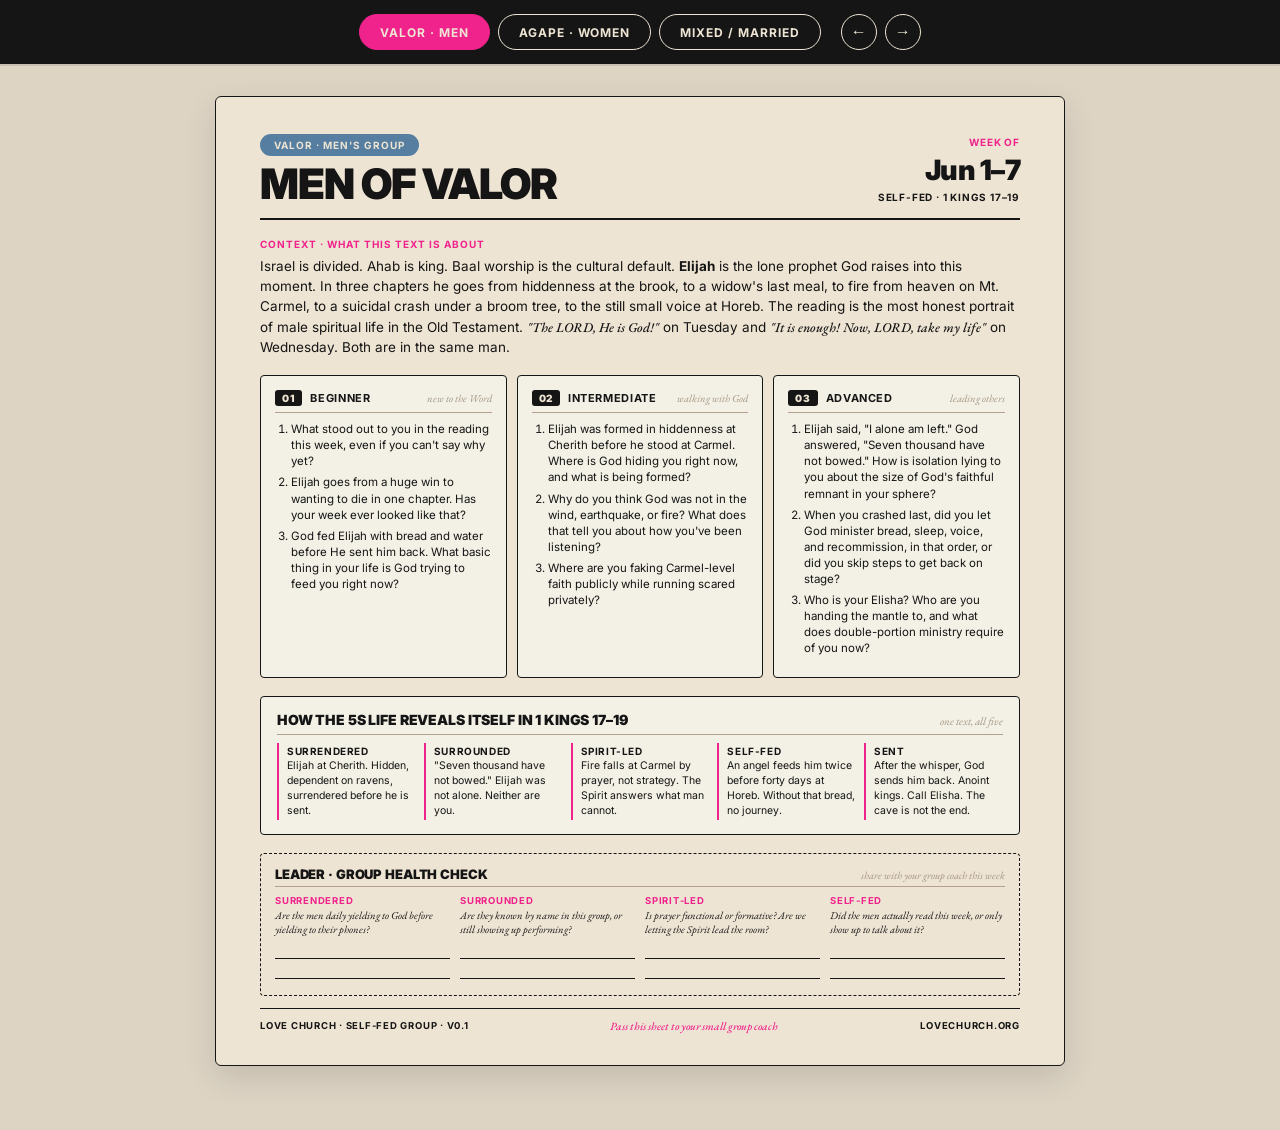
<file: lc-self-fed-group-onepagers-2026-06-01.html>
<!doctype html>
<html lang="en">
<head>
<meta charset="utf-8" />
<meta name="viewport" content="width=device-width, initial-scale=1" />
<title>Self-Fed Group One-Pagers · Week of June 1, 2026 · Love Church</title>
<link rel="preconnect" href="https://fonts.googleapis.com">
<link rel="preconnect" href="https://fonts.gstatic.com" crossorigin>
<link href="https://fonts.googleapis.com/css2?family=Inter:wght@300;400;500;700;900&family=EB+Garamond:ital,wght@1,400;1,500&display=swap" rel="stylesheet">
<style>
  :root {
    --lc-ink: #151515;
    --lc-cream: #EEE4D3;
    --lc-paper: #F3F1E5;
    --lc-taupe: #B5A090;
    --lc-taupe-deep: #A39584;
    --lc-pink-loud: #F0238D;
    --lc-pink-soft: #F49DC3;
    --lc-blue: #557EA1;
    --lc-green: #5E7A56;
    --lc-gold: #C9A24A;
    --lc-font-display: "Neue Haas Grotesk Display", "Inter", "Helvetica Neue", Arial, sans-serif;
    --lc-font-accent: "Apple Garamond", "EB Garamond", "Garamond", serif;
  }
  * { box-sizing: border-box; }
  html, body {
    background: #DDD4C4;
    color: var(--lc-ink);
    font-family: var(--lc-font-display);
    margin: 0;
    padding: 0;
    -webkit-font-smoothing: antialiased;
  }

  /* Swipe nav */
  .nav-bar {
    position: sticky;
    top: 0;
    z-index: 10;
    background: var(--lc-ink);
    padding: 14px 24px;
    display: flex;
    justify-content: center;
    gap: 8px;
    flex-wrap: wrap;
    box-shadow: 0 2px 0 rgba(0,0,0,0.1);
  }
  .nav-tab {
    background: transparent;
    color: var(--lc-cream);
    border: 1.5px solid var(--lc-cream);
    padding: 8px 20px;
    font-family: var(--lc-font-display);
    font-weight: 700;
    font-size: 12px;
    letter-spacing: 0.08em;
    text-transform: uppercase;
    border-radius: 9999px;
    cursor: pointer;
    transition: all 0.18s ease;
  }
  .nav-tab:hover { background: var(--lc-cream); color: var(--lc-ink); }
  .nav-tab.active { background: var(--lc-pink-loud); border-color: var(--lc-pink-loud); color: var(--lc-cream); }
  .nav-arrows {
    display: flex;
    gap: 8px;
    margin-left: 12px;
  }
  .nav-arrows button {
    background: transparent;
    color: var(--lc-cream);
    border: 1.5px solid var(--lc-cream);
    width: 36px;
    height: 36px;
    border-radius: 9999px;
    font-weight: 700;
    font-size: 16px;
    cursor: pointer;
  }
  .nav-arrows button:hover { background: var(--lc-cream); color: var(--lc-ink); }

  /* Page container */
  .stage {
    padding: 32px 16px 64px;
    display: flex;
    flex-direction: column;
    align-items: center;
    gap: 24px;
  }

  /* One-pager card. Sized to print clean on 8.5x11. */
  .sheet {
    display: none;
    width: 100%;
    max-width: 850px;
    background: var(--lc-cream);
    color: var(--lc-ink);
    padding: 36px 44px 32px;
    box-shadow: 0 12px 32px rgba(0,0,0,0.12);
    border: 1.5px solid var(--lc-ink);
    border-radius: 6px;
    position: relative;
  }
  .sheet.active { display: block; }

  /* Header */
  .sheet-head {
    display: grid;
    grid-template-columns: 1fr auto;
    gap: 16px;
    align-items: end;
    padding-bottom: 14px;
    border-bottom: 2px solid var(--lc-ink);
    margin-bottom: 18px;
  }
  .pill {
    display: inline-block;
    padding: 5px 14px;
    border-radius: 9999px;
    font-weight: 700;
    font-size: 10px;
    letter-spacing: 0.1em;
    text-transform: uppercase;
    color: var(--lc-cream);
    margin-bottom: 8px;
  }
  .pill.valor { background: var(--lc-blue); }
  .pill.agape { background: var(--lc-pink-loud); }
  .pill.mixed { background: var(--lc-green); }
  .sheet-title {
    font-weight: 900;
    font-size: 42px;
    line-height: 0.95;
    letter-spacing: -0.025em;
    text-transform: uppercase;
    margin: 0;
  }
  .sheet-meta {
    text-align: right;
    font-weight: 700;
    font-size: 10px;
    letter-spacing: 0.08em;
    text-transform: uppercase;
    line-height: 1.4;
  }
  .sheet-meta strong { color: var(--lc-pink-loud); }
  .sheet-meta .week {
    font-weight: 900;
    font-size: 28px;
    letter-spacing: -0.02em;
    text-transform: none;
    color: var(--lc-ink);
    display: block;
    margin-top: 2px;
  }

  /* Block style */
  .block-label {
    font-weight: 700;
    font-size: 10px;
    letter-spacing: 0.1em;
    text-transform: uppercase;
    color: var(--lc-pink-loud);
    margin: 0 0 6px;
  }

  /* Context */
  .context {
    margin-bottom: 18px;
  }
  .context-body {
    font-size: 13.5px;
    line-height: 1.5;
    margin: 0;
  }
  .context-body strong { font-weight: 700; }
  .context-body .scripture {
    font-family: var(--lc-font-accent);
    font-style: italic;
    font-weight: 500;
  }

  /* Question tiers. 3 column. */
  .tiers {
    display: grid;
    grid-template-columns: repeat(3, 1fr);
    gap: 10px;
    margin-bottom: 18px;
  }
  .tier {
    background: var(--lc-paper);
    border: 1px solid var(--lc-ink);
    padding: 14px 14px 16px;
    border-radius: 4px;
    display: flex;
    flex-direction: column;
  }
  .tier-head {
    display: flex;
    align-items: center;
    gap: 8px;
    margin-bottom: 8px;
    border-bottom: 1px solid var(--lc-taupe);
    padding-bottom: 6px;
  }
  .tier-num {
    background: var(--lc-ink);
    color: var(--lc-cream);
    font-weight: 900;
    font-size: 10px;
    padding: 2px 7px;
    border-radius: 3px;
    letter-spacing: 0.06em;
  }
  .tier-name {
    font-weight: 700;
    font-size: 11px;
    letter-spacing: 0.06em;
    text-transform: uppercase;
  }
  .tier-tag {
    margin-left: auto;
    font-family: var(--lc-font-accent);
    font-style: italic;
    font-size: 10.5px;
    color: var(--lc-taupe-deep);
  }
  .tier ol {
    margin: 0;
    padding-left: 16px;
    font-size: 11.5px;
    line-height: 1.4;
  }
  .tier li { margin-bottom: 5px; }

  /* 5S reveal */
  .fives {
    margin-bottom: 18px;
    background: var(--lc-paper);
    border: 1px solid var(--lc-ink);
    border-radius: 4px;
    padding: 14px 16px 14px;
  }
  .fives-head {
    display: flex;
    justify-content: space-between;
    align-items: baseline;
    margin-bottom: 8px;
    padding-bottom: 6px;
    border-bottom: 1px solid var(--lc-taupe);
  }
  .fives-title {
    font-weight: 900;
    font-size: 14px;
    letter-spacing: -0.01em;
    text-transform: uppercase;
    margin: 0;
  }
  .fives-sub {
    font-family: var(--lc-font-accent);
    font-style: italic;
    font-size: 11px;
    color: var(--lc-taupe-deep);
  }
  .fives-grid {
    display: grid;
    grid-template-columns: repeat(5, 1fr);
    gap: 8px;
  }
  .five-cell {
    border-left: 2px solid var(--lc-pink-loud);
    padding: 2px 0 2px 8px;
  }
  .five-name {
    font-weight: 700;
    font-size: 10px;
    letter-spacing: 0.06em;
    text-transform: uppercase;
    margin-bottom: 2px;
  }
  .five-text {
    font-size: 10.5px;
    line-height: 1.4;
  }

  /* Leader assessment */
  .assess {
    border: 1.5px dashed var(--lc-ink);
    padding: 12px 14px 12px;
    border-radius: 4px;
  }
  .assess-head {
    display: flex;
    justify-content: space-between;
    align-items: baseline;
    margin-bottom: 8px;
    border-bottom: 1px solid var(--lc-taupe);
    padding-bottom: 4px;
  }
  .assess-title {
    font-weight: 900;
    font-size: 13px;
    letter-spacing: -0.01em;
    text-transform: uppercase;
    margin: 0;
  }
  .assess-hint {
    font-family: var(--lc-font-accent);
    font-style: italic;
    font-size: 10.5px;
    color: var(--lc-taupe-deep);
  }
  .assess-grid {
    display: grid;
    grid-template-columns: repeat(4, 1fr);
    gap: 10px;
  }
  .assess-cell .label {
    font-weight: 700;
    font-size: 9.5px;
    letter-spacing: 0.08em;
    text-transform: uppercase;
    color: var(--lc-pink-loud);
    margin-bottom: 2px;
  }
  .assess-cell .question {
    font-family: var(--lc-font-accent);
    font-style: italic;
    font-size: 10.5px;
    line-height: 1.35;
    margin-bottom: 6px;
    color: var(--lc-ink);
    min-height: 28px;
  }
  .write-line {
    border-bottom: 1px solid var(--lc-ink);
    height: 16px;
    margin-bottom: 4px;
  }

  /* Footer */
  .sheet-foot {
    margin-top: 12px;
    padding-top: 10px;
    border-top: 1px solid var(--lc-ink);
    display: flex;
    justify-content: space-between;
    align-items: center;
    font-size: 9.5px;
    letter-spacing: 0.08em;
    text-transform: uppercase;
    font-weight: 700;
  }
  .sheet-foot .submit {
    font-family: var(--lc-font-accent);
    font-style: italic;
    font-weight: 500;
    text-transform: none;
    letter-spacing: 0;
    font-size: 11px;
    color: var(--lc-pink-loud);
  }

  /* Mobile */
  @media (max-width: 720px) {
    .sheet { padding: 24px 20px; }
    .sheet-title { font-size: 30px; }
    .sheet-head { grid-template-columns: 1fr; }
    .sheet-meta { text-align: left; }
    .tiers { grid-template-columns: 1fr; }
    .fives-grid { grid-template-columns: 1fr 1fr; }
    .assess-grid { grid-template-columns: 1fr 1fr; }
  }

  /* Print */
  @media print {
    body { background: #fff; }
    .nav-bar { display: none; }
    .stage { padding: 0; }
    .sheet {
      display: none;
      box-shadow: none;
      border: none;
      max-width: none;
      width: 100%;
      padding: 24px 30px;
      page-break-after: always;
      border-radius: 0;
    }
    .sheet.active { display: block; }
    .print-all .sheet { display: block; }
  }
</style>
</head>
<body>

<nav class="nav-bar" role="tablist" aria-label="Group guide swipe">
  <button class="nav-tab active" data-target="valor" role="tab" aria-selected="true">Valor · Men</button>
  <button class="nav-tab" data-target="agape" role="tab">Agape · Women</button>
  <button class="nav-tab" data-target="mixed" role="tab">Mixed / Married</button>
  <div class="nav-arrows" aria-label="Previous and next">
    <button id="prev" aria-label="Previous guide">&larr;</button>
    <button id="next" aria-label="Next guide">&rarr;</button>
  </div>
</nav>

<main class="stage">

  <!-- ─────────────────────────── VALOR ─────────────────────────── -->
  <article class="sheet active" id="valor" data-index="0">
    <header class="sheet-head">
      <div>
        <span class="pill valor">Valor · Men's Group</span>
        <h1 class="sheet-title">Men of Valor</h1>
      </div>
      <div class="sheet-meta">
        <strong>Week of</strong>
        <span class="week">Jun 1–7</span>
        Self-Fed · 1 Kings 17–19
      </div>
    </header>

    <!-- Context -->
    <section class="context">
      <p class="block-label">Context · What this text is about</p>
      <p class="context-body">Israel is divided. Ahab is king. Baal worship is the cultural default. <strong>Elijah</strong> is the lone prophet God raises into this moment. In three chapters he goes from hiddenness at the brook, to a widow's last meal, to fire from heaven on Mt. Carmel, to a suicidal crash under a broom tree, to the still small voice at Horeb. The reading is the most honest portrait of male spiritual life in the Old Testament. <span class="scripture">"The LORD, He is God!"</span> on Tuesday and <span class="scripture">"It is enough! Now, LORD, take my life"</span> on Wednesday. Both are in the same man.</p>
    </section>

    <!-- Tiers -->
    <section class="tiers">
      <div class="tier">
        <div class="tier-head">
          <span class="tier-num">01</span>
          <span class="tier-name">Beginner</span>
          <span class="tier-tag">new to the Word</span>
        </div>
        <ol>
          <li>What stood out to you in the reading this week, even if you can't say why yet?</li>
          <li>Elijah goes from a huge win to wanting to die in one chapter. Has your week ever looked like that?</li>
          <li>God fed Elijah with bread and water before He sent him back. What basic thing in your life is God trying to feed you right now?</li>
        </ol>
      </div>
      <div class="tier">
        <div class="tier-head">
          <span class="tier-num">02</span>
          <span class="tier-name">Intermediate</span>
          <span class="tier-tag">walking with God</span>
        </div>
        <ol>
          <li>Elijah was formed in hiddenness at Cherith before he stood at Carmel. Where is God hiding you right now, and what is being formed?</li>
          <li>Why do you think God was not in the wind, earthquake, or fire? What does that tell you about how you've been listening?</li>
          <li>Where are you faking Carmel-level faith publicly while running scared privately?</li>
        </ol>
      </div>
      <div class="tier">
        <div class="tier-head">
          <span class="tier-num">03</span>
          <span class="tier-name">Advanced</span>
          <span class="tier-tag">leading others</span>
        </div>
        <ol>
          <li>Elijah said, "I alone am left." God answered, "Seven thousand have not bowed." How is isolation lying to you about the size of God's faithful remnant in your sphere?</li>
          <li>When you crashed last, did you let God minister bread, sleep, voice, and recommission, in that order, or did you skip steps to get back on stage?</li>
          <li>Who is your Elisha? Who are you handing the mantle to, and what does double-portion ministry require of you now?</li>
        </ol>
      </div>
    </section>

    <!-- 5S reveal -->
    <section class="fives">
      <div class="fives-head">
        <h2 class="fives-title">How the 5S Life reveals itself in 1 Kings 17–19</h2>
        <span class="fives-sub">one text, all five</span>
      </div>
      <div class="fives-grid">
        <div class="five-cell">
          <div class="five-name">Surrendered</div>
          <div class="five-text">Elijah at Cherith. Hidden, dependent on ravens, surrendered before he is sent.</div>
        </div>
        <div class="five-cell">
          <div class="five-name">Surrounded</div>
          <div class="five-text">"Seven thousand have not bowed." Elijah was not alone. Neither are you.</div>
        </div>
        <div class="five-cell">
          <div class="five-name">Spirit-Led</div>
          <div class="five-text">Fire falls at Carmel by prayer, not strategy. The Spirit answers what man cannot.</div>
        </div>
        <div class="five-cell">
          <div class="five-name">Self-Fed</div>
          <div class="five-text">An angel feeds him twice before forty days at Horeb. Without that bread, no journey.</div>
        </div>
        <div class="five-cell">
          <div class="five-name">Sent</div>
          <div class="five-text">After the whisper, God sends him back. Anoint kings. Call Elisha. The cave is not the end.</div>
        </div>
      </div>
    </section>

    <!-- Leader Assessment -->
    <section class="assess">
      <div class="assess-head">
        <h2 class="assess-title">Leader · Group Health Check</h2>
        <span class="assess-hint">share with your group coach this week</span>
      </div>
      <div class="assess-grid">
        <div class="assess-cell">
          <div class="label">Surrendered</div>
          <div class="question">Are the men daily yielding to God before yielding to their phones?</div>
          <div class="write-line"></div>
          <div class="write-line"></div>
        </div>
        <div class="assess-cell">
          <div class="label">Surrounded</div>
          <div class="question">Are they known by name in this group, or still showing up performing?</div>
          <div class="write-line"></div>
          <div class="write-line"></div>
        </div>
        <div class="assess-cell">
          <div class="label">Spirit-Led</div>
          <div class="question">Is prayer functional or formative? Are we letting the Spirit lead the room?</div>
          <div class="write-line"></div>
          <div class="write-line"></div>
        </div>
        <div class="assess-cell">
          <div class="label">Self-Fed</div>
          <div class="question">Did the men actually read this week, or only show up to talk about it?</div>
          <div class="write-line"></div>
          <div class="write-line"></div>
        </div>
      </div>
    </section>

    <footer class="sheet-foot">
      <span>Love Church · Self-Fed Group · v0.1</span>
      <span class="submit">Pass this sheet to your small group coach</span>
      <span>lovechurch.org</span>
    </footer>
  </article>

  <!-- ─────────────────────────── AGAPE ─────────────────────────── -->
  <article class="sheet" id="agape" data-index="1">
    <header class="sheet-head">
      <div>
        <span class="pill agape">Agape · Women's Group</span>
        <h1 class="sheet-title">Women of Agape</h1>
      </div>
      <div class="sheet-meta">
        <strong>Week of</strong>
        <span class="week">Jun 1–7</span>
        Self-Fed · 1 Kings 17–19
      </div>
    </header>

    <section class="context">
      <p class="block-label">Context · What this text is about</p>
      <p class="context-body">Two women anchor this passage and they are nothing alike. <strong>Jezebel</strong> sits on a throne and weaponizes her position to take. The <strong>widow of Zarephath</strong> is unnamed, foreign, and down to her last meal. God hides Elijah at her house, not at the palace. She feeds the prophet first. The bin of flour never runs out. Her son dies and is raised. By chapter's end, the most powerless woman in the region is the one whose home becomes the proof of God's provision. <span class="scripture">"The jar of oil will not run dry."</span></p>
    </section>

    <section class="tiers">
      <div class="tier">
        <div class="tier-head">
          <span class="tier-num">01</span>
          <span class="tier-name">Beginner</span>
          <span class="tier-tag">new to the Word</span>
        </div>
        <ol>
          <li>What part of the widow's story did you feel in your gut?</li>
          <li>If a stranger asked you for your last meal, would you give it? Be honest, not spiritual.</li>
          <li>Where do you feel like you have just a "handful of flour" right now?</li>
        </ol>
      </div>
      <div class="tier">
        <div class="tier-head">
          <span class="tier-num">02</span>
          <span class="tier-name">Intermediate</span>
          <span class="tier-tag">walking with God</span>
        </div>
        <ol>
          <li>The widow is never named. What does it form in you that God chooses an unnamed woman to be the proof of His provision?</li>
          <li>God asked her to feed Elijah <strong>first</strong>, before herself and her son. Where is God asking you to give first this week before you have proof you have enough?</li>
          <li>Jezebel and the widow live in the same kingdom. Which posture is winning in your home right now: take, or release?</li>
        </ol>
      </div>
      <div class="tier">
        <div class="tier-head">
          <span class="tier-num">03</span>
          <span class="tier-name">Advanced</span>
          <span class="tier-tag">leading others</span>
        </div>
        <ol>
          <li>The widow's faith made her household the staging ground of revival. What would it cost you to let your home become that, and who in your life is the prophet you'd be feeding?</li>
          <li>Where has Jezebel's script (control, manipulation, image) crept into your leadership, even subtly, and what's the repentance?</li>
          <li>Who is the unnamed woman in your sphere that God is calling you to honor, mentor, or position this season?</li>
        </ol>
      </div>
    </section>

    <section class="fives">
      <div class="fives-head">
        <h2 class="fives-title">How the 5S Life reveals itself in 1 Kings 17–19</h2>
        <span class="fives-sub">one text, all five</span>
      </div>
      <div class="fives-grid">
        <div class="five-cell">
          <div class="five-name">Surrendered</div>
          <div class="five-text">The widow surrenders her last meal first. Surrender is what you do before you see the supply.</div>
        </div>
        <div class="five-cell">
          <div class="five-name">Surrounded</div>
          <div class="five-text">She is unnamed but not alone. God places a prophet in her house. He places friends in yours.</div>
        </div>
        <div class="five-cell">
          <div class="five-name">Spirit-Led</div>
          <div class="five-text">She listens to a stranger because she discerns the Lord's voice through him. So must we.</div>
        </div>
        <div class="five-cell">
          <div class="five-name">Self-Fed</div>
          <div class="five-text">The bin of flour does not run out. Daily bread, daily Word, daily portion. Not stockpiled, given.</div>
        </div>
        <div class="five-cell">
          <div class="five-name">Sent</div>
          <div class="five-text">Her household becomes the staging ground for resurrection. Your home is sent before your platform is.</div>
        </div>
      </div>
    </section>

    <section class="assess">
      <div class="assess-head">
        <h2 class="assess-title">Leader · Group Health Check</h2>
        <span class="assess-hint">share with your group coach this week</span>
      </div>
      <div class="assess-grid">
        <div class="assess-cell">
          <div class="label">Surrendered</div>
          <div class="question">Are the women releasing control, or quietly running the room with anxiety?</div>
          <div class="write-line"></div>
          <div class="write-line"></div>
        </div>
        <div class="assess-cell">
          <div class="label">Surrounded</div>
          <div class="question">Is anyone here still unnamed? Who needs to be drawn in by name this week?</div>
          <div class="write-line"></div>
          <div class="write-line"></div>
        </div>
        <div class="assess-cell">
          <div class="label">Spirit-Led</div>
          <div class="question">Are we discerning the Spirit's leading or just being nice and tidy with the time?</div>
          <div class="write-line"></div>
          <div class="write-line"></div>
        </div>
        <div class="assess-cell">
          <div class="label">Self-Fed</div>
          <div class="question">Did they show up having read the passage, or expecting to be fed by the leader?</div>
          <div class="write-line"></div>
          <div class="write-line"></div>
        </div>
      </div>
    </section>

    <footer class="sheet-foot">
      <span>Love Church · Self-Fed Group · v0.1</span>
      <span class="submit">Pass this sheet to your small group coach</span>
      <span>lovechurch.org</span>
    </footer>
  </article>

  <!-- ─────────────────────────── MIXED / MARRIED ─────────────────────────── -->
  <article class="sheet" id="mixed" data-index="2">
    <header class="sheet-head">
      <div>
        <span class="pill mixed">Mixed · Married Group</span>
        <h1 class="sheet-title">Covenant Under Pressure</h1>
      </div>
      <div class="sheet-meta">
        <strong>Week of</strong>
        <span class="week">Jun 1–7</span>
        Self-Fed · 1 Kings 17–21
      </div>
    </header>

    <section class="context">
      <p class="block-label">Context · What this text is about</p>
      <p class="context-body">Two households in the same kingdom. <strong>Ahab and Jezebel</strong> pull each other deeper into Baal worship and engineer the murder of a faithful neighbor to seize his vineyard. <strong>Naboth</strong> keeps the inheritance of his fathers and dies for it. Meanwhile <strong>Elijah</strong>, exhausted and alone, hears God remind him he is not alone. Married life happens inside a culture pulling toward Jezebel's script. The text is asking your household one question: <span class="scripture">"What inheritance will your household refuse to sell?"</span></p>
    </section>

    <section class="tiers">
      <div class="tier">
        <div class="tier-head">
          <span class="tier-num">01</span>
          <span class="tier-name">Beginner</span>
          <span class="tier-tag">new to the Word</span>
        </div>
        <ol>
          <li>What did you notice about how Ahab and Jezebel related to each other?</li>
          <li>Naboth lost his vineyard because he refused to give it up. When was the last time you held a "no" together as a household?</li>
          <li>What's one thing about your marriage you've been afraid to bring into the open?</li>
        </ol>
      </div>
      <div class="tier">
        <div class="tier-head">
          <span class="tier-num">02</span>
          <span class="tier-name">Intermediate</span>
          <span class="tier-tag">walking with God</span>
        </div>
        <ol>
          <li>Ahab and Jezebel drifted toward Baal together. What cultural pull is your marriage quietly accommodating that you haven't named to each other yet?</li>
          <li>Elijah was reminded he was not alone. Which faithful couples are around you, and are you walking with them or trying to do this in isolation?</li>
          <li>What inheritance, conviction, or "no" is costing your household something right now, and is it worth it?</li>
        </ol>
      </div>
      <div class="tier">
        <div class="tier-head">
          <span class="tier-num">03</span>
          <span class="tier-name">Advanced</span>
          <span class="tier-tag">leading others</span>
        </div>
        <ol>
          <li>If your kids inherited the spiritual climate of your home exactly as it is, what would they inherit? Be specific.</li>
          <li>Where in your leadership at work, church, or family are you Ahab passively complicit while the Jezebel of culture engineers the outcome?</li>
          <li>Who are the seven thousand around you? Name them. How are you stewarding the covenant friendships that hold your marriage in place?</li>
        </ol>
      </div>
    </section>

    <section class="fives">
      <div class="fives-head">
        <h2 class="fives-title">How the 5S Life reveals itself in 1 Kings 17–21</h2>
        <span class="fives-sub">one text, all five</span>
      </div>
      <div class="fives-grid">
        <div class="five-cell">
          <div class="five-name">Surrendered</div>
          <div class="five-text">Naboth surrenders his life before he surrenders the inheritance. Covenant is what you hold when it costs.</div>
        </div>
        <div class="five-cell">
          <div class="five-name">Surrounded</div>
          <div class="five-text">Seven thousand have not bowed. Your marriage was never meant to be the only faithful household in the room.</div>
        </div>
        <div class="five-cell">
          <div class="five-name">Spirit-Led</div>
          <div class="five-text">Ahab follows Jezebel's voice. The still small voice was always available. Which voice is leading your home?</div>
        </div>
        <div class="five-cell">
          <div class="five-name">Self-Fed</div>
          <div class="five-text">Both spouses in the Word daily protects the household from being told who you are by the culture.</div>
        </div>
        <div class="five-cell">
          <div class="five-name">Sent</div>
          <div class="five-text">God sends Elijah back to anoint kings. Your home is a staging ground for the next generation, not a fortress.</div>
        </div>
      </div>
    </section>

    <section class="assess">
      <div class="assess-head">
        <h2 class="assess-title">Leader · Group Health Check</h2>
        <span class="assess-hint">share with your group coach this week</span>
      </div>
      <div class="assess-grid">
        <div class="assess-cell">
          <div class="label">Surrendered</div>
          <div class="question">Are couples bringing real marriage to the table, or curated marriage?</div>
          <div class="write-line"></div>
          <div class="write-line"></div>
        </div>
        <div class="assess-cell">
          <div class="label">Surrounded</div>
          <div class="question">Are the couples in this group becoming real friends outside the meeting?</div>
          <div class="write-line"></div>
          <div class="write-line"></div>
        </div>
        <div class="assess-cell">
          <div class="label">Spirit-Led</div>
          <div class="question">Is the Spirit's voice welcome in this group, or are we afraid of awkward silence?</div>
          <div class="write-line"></div>
          <div class="write-line"></div>
        </div>
        <div class="assess-cell">
          <div class="label">Self-Fed</div>
          <div class="question">Are both spouses in each couple reading their Bible, or just one of them?</div>
          <div class="write-line"></div>
          <div class="write-line"></div>
        </div>
      </div>
    </section>

    <footer class="sheet-foot">
      <span>Love Church · Self-Fed Group · v0.1</span>
      <span class="submit">Pass this sheet to your small group coach</span>
      <span>lovechurch.org</span>
    </footer>
  </article>

</main>

<script>
  const tabs = document.querySelectorAll('.nav-tab');
  const sheets = document.querySelectorAll('.sheet');
  const prev = document.getElementById('prev');
  const next = document.getElementById('next');
  const order = ['valor', 'agape', 'mixed'];

  function showSheet(id) {
    tabs.forEach(t => t.classList.toggle('active', t.dataset.target === id));
    sheets.forEach(s => s.classList.toggle('active', s.id === id));
    window.scrollTo({ top: 0, behavior: 'smooth' });
  }

  tabs.forEach(tab => tab.addEventListener('click', () => showSheet(tab.dataset.target)));
  prev.addEventListener('click', () => {
    const current = document.querySelector('.sheet.active').id;
    const i = order.indexOf(current);
    showSheet(order[(i - 1 + order.length) % order.length]);
  });
  next.addEventListener('click', () => {
    const current = document.querySelector('.sheet.active').id;
    const i = order.indexOf(current);
    showSheet(order[(i + 1) % order.length]);
  });

  // Keyboard
  document.addEventListener('keydown', (e) => {
    if (e.key === 'ArrowLeft') prev.click();
    if (e.key === 'ArrowRight') next.click();
  });

  // Touch swipe
  let touchStartX = 0;
  document.addEventListener('touchstart', e => { touchStartX = e.changedTouches[0].screenX; });
  document.addEventListener('touchend', e => {
    const dx = e.changedTouches[0].screenX - touchStartX;
    if (Math.abs(dx) < 50) return;
    if (dx < 0) next.click(); else prev.click();
  });
</script>

</body>
</html>
</file>
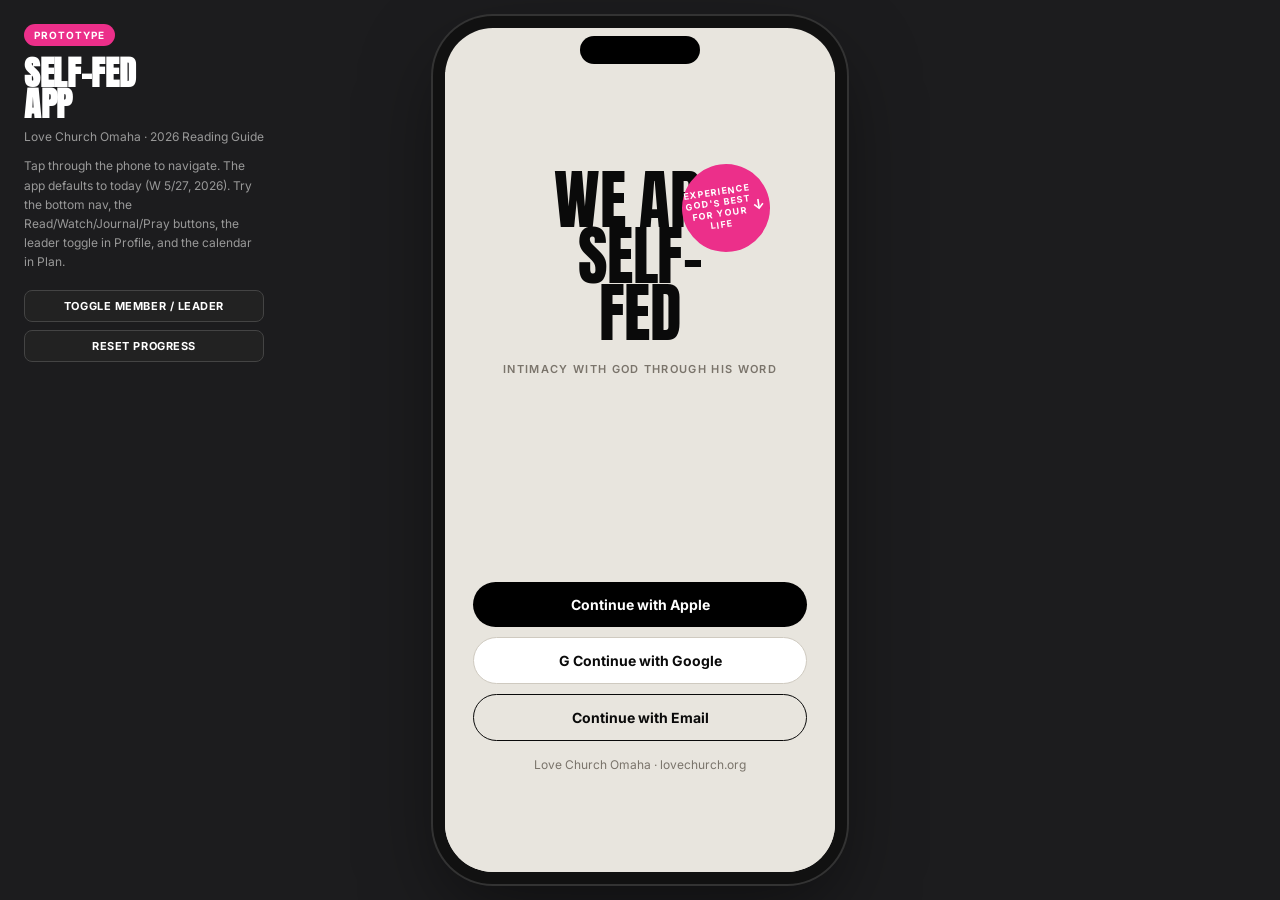
<file: self-fed-prototype.html>
<!DOCTYPE html>
<html lang="en">
<head>
<meta charset="UTF-8">
<meta name="viewport" content="width=device-width, initial-scale=1.0, viewport-fit=cover">
<meta name="theme-color" content="#E8E5DE">
<title>Self-Fed — Love Church</title>
<link rel="preconnect" href="https://fonts.googleapis.com">
<link rel="preconnect" href="https://fonts.gstatic.com" crossorigin>
<link href="https://fonts.googleapis.com/css2?family=Anton&family=Inter:wght@400;500;600;700;800&family=Bebas+Neue&display=swap" rel="stylesheet">
<style>
  :root{
    --cream:#E8E5DE;
    --cream-2:#DDD9D0;
    --ink:#0A0A0A;
    --ink-2:#2A2A2A;
    --muted:#7A746B;
    --pink:#EC2F8A;
    --pink-2:#FF4DA0;
    --white:#FFFFFF;
    --border:#CFCAC0;
    --good:#1A8F4A;
  }
  *{box-sizing:border-box;margin:0;padding:0;-webkit-tap-highlight-color:transparent}
  html,body{height:100%;background:#1c1c1e;font-family:'Inter',sans-serif;color:var(--ink);overscroll-behavior:none}
  body{display:flex;align-items:center;justify-content:center;padding:24px;min-height:100vh}

  /* Phone frame for desktop preview */
  .phone-frame{
    width:390px;height:844px;background:var(--cream);
    border-radius:48px;
    box-shadow:0 0 0 12px #111, 0 0 0 14px #333, 0 30px 80px rgba(0,0,0,.5);
    position:relative;overflow:hidden;
    display:flex;flex-direction:column;
  }
  .notch{position:absolute;top:8px;left:50%;transform:translateX(-50%);width:120px;height:28px;background:#000;border-radius:16px;z-index:50}

  @media (max-width:480px){
    body{padding:0;background:var(--cream)}
    .phone-frame{width:100vw;height:100vh;border-radius:0;box-shadow:none}
    .notch{display:none}
  }

  .screen{flex:1;display:flex;flex-direction:column;padding-top:44px;overflow:hidden}
  .scroll{flex:1;overflow-y:auto;-webkit-overflow-scrolling:touch;padding:0 20px 100px}
  .scroll::-webkit-scrollbar{display:none}

  /* TYPOGRAPHY */
  .display{font-family:'Anton',sans-serif;letter-spacing:-0.01em;line-height:0.88;text-transform:uppercase}
  .h1{font-family:'Anton',sans-serif;font-size:46px;line-height:0.92;text-transform:uppercase;letter-spacing:-0.005em}
  .h2{font-family:'Anton',sans-serif;font-size:30px;line-height:0.95;text-transform:uppercase}
  .h3{font-family:'Inter',sans-serif;font-weight:800;font-size:18px;letter-spacing:-0.01em}
  .eyebrow{font-family:'Inter',sans-serif;font-weight:700;font-size:10px;letter-spacing:0.16em;text-transform:uppercase;color:var(--ink)}
  .label{font-family:'Inter',sans-serif;font-weight:600;font-size:11px;letter-spacing:0.12em;text-transform:uppercase;color:var(--muted)}
  .body{font-size:14px;line-height:1.5;color:var(--ink-2)}
  .small{font-size:12px;color:var(--muted)}

  /* HEADER */
  .topbar{display:flex;justify-content:space-between;align-items:center;padding:14px 20px 12px;background:var(--cream)}
  .topbar .date{font-weight:700;font-size:13px;color:var(--ink)}
  .streak{display:flex;align-items:center;gap:6px;background:#000;color:var(--cream);padding:6px 10px;border-radius:999px;font-size:11px;font-weight:700}
  .streak .dot{width:6px;height:6px;border-radius:50%;background:var(--pink);box-shadow:0 0 0 3px rgba(236,47,138,.25)}

  /* CARDS */
  .card{background:var(--white);border:1px solid var(--border);border-radius:24px;padding:20px}
  .card-dark{background:var(--ink);color:var(--cream);border-radius:24px;padding:20px;border:none}
  .card-pink{background:var(--pink);color:var(--white);border-radius:24px;padding:20px;border:none}

  /* PILLARS BAR */
  .pillars{display:flex;gap:8px;margin:16px 0 6px}
  .pillar{flex:1;background:var(--cream-2);border:1px solid var(--border);border-radius:14px;padding:10px 8px;text-align:center;font-size:10px;font-weight:700;letter-spacing:.08em;text-transform:uppercase;color:var(--muted);position:relative;transition:all .15s}
  .pillar.active{background:var(--ink);color:var(--cream);border-color:var(--ink)}
  .pillar.done{background:var(--pink);color:var(--white);border-color:var(--pink)}
  .pillar .n{display:block;font-size:9px;opacity:.6;margin-bottom:2px}

  /* BUTTONS */
  .btn{display:inline-flex;align-items:center;justify-content:center;gap:8px;border:none;cursor:pointer;font-family:'Inter',sans-serif;font-weight:700;font-size:14px;border-radius:999px;padding:14px 20px;width:100%;transition:transform .1s, background .15s}
  .btn:active{transform:scale(0.98)}
  .btn-primary{background:var(--ink);color:var(--cream)}
  .btn-pink{background:var(--pink);color:var(--white)}
  .btn-outline{background:transparent;border:1.5px solid var(--ink);color:var(--ink)}
  .btn-ghost{background:transparent;color:var(--ink);font-weight:600}
  .btn-sm{padding:9px 14px;font-size:12px}
  .btn:disabled{opacity:.5;cursor:default}

  /* GRID */
  .grid-2{display:grid;grid-template-columns:1fr 1fr;gap:10px}
  .grid-4{display:grid;grid-template-columns:repeat(4,1fr);gap:8px}
  .quick{background:var(--white);border:1px solid var(--border);border-radius:18px;padding:14px 10px;text-align:center;cursor:pointer;transition:all .15s}
  .quick:active{transform:scale(0.97)}
  .quick.done{background:var(--pink);color:var(--white);border-color:var(--pink)}
  .quick .ico{font-size:22px;margin-bottom:6px}
  .quick .lbl{font-size:11px;font-weight:700;letter-spacing:.04em;text-transform:uppercase}

  /* WEEK STRIP */
  .week{display:grid;grid-template-columns:repeat(7,1fr);gap:6px}
  .wd{aspect-ratio:1/1.4;border-radius:12px;background:var(--white);border:1px solid var(--border);display:flex;flex-direction:column;align-items:center;justify-content:center;cursor:pointer;font-weight:700}
  .wd .d{font-size:9px;color:var(--muted);letter-spacing:.08em;text-transform:uppercase}
  .wd .n{font-size:16px;margin-top:2px}
  .wd.today{background:var(--ink);color:var(--cream);border-color:var(--ink)}
  .wd.today .d{color:var(--cream)}
  .wd.done{background:var(--pink);color:var(--white);border-color:var(--pink)}
  .wd.done .d{color:var(--white)}

  /* VIDEO PLACEHOLDER */
  .video{position:relative;background:linear-gradient(135deg,#1a1a1a,#3a3a3a);aspect-ratio:16/9;border-radius:18px;overflow:hidden;cursor:pointer}
  .video::before{content:'';position:absolute;inset:0;background:radial-gradient(circle at center, rgba(236,47,138,.4) 0%, transparent 50%)}
  .video .play{position:absolute;left:50%;top:50%;transform:translate(-50%,-50%);width:60px;height:60px;background:var(--white);border-radius:50%;display:flex;align-items:center;justify-content:center}
  .video .play::after{content:'';border-style:solid;border-width:11px 0 11px 18px;border-color:transparent transparent transparent var(--ink);margin-left:4px}
  .video .meta{position:absolute;left:14px;bottom:14px;right:14px;color:var(--white);z-index:1}
  .video .meta .who{font-size:11px;font-weight:600;letter-spacing:.08em;text-transform:uppercase;opacity:.8;margin-bottom:2px}
  .video .meta .title{font-family:'Anton',sans-serif;font-size:22px;line-height:1;text-transform:uppercase}

  /* BOTTOM NAV */
  .nav{position:absolute;left:0;right:0;bottom:0;height:78px;background:rgba(232,229,222,0.92);backdrop-filter:blur(14px);border-top:1px solid var(--border);display:flex;justify-content:space-around;align-items:center;padding-bottom:14px;z-index:30}
  .navbtn{flex:1;background:none;border:none;cursor:pointer;display:flex;flex-direction:column;align-items:center;gap:3px;color:var(--muted);font-size:10px;font-weight:700;letter-spacing:.06em;text-transform:uppercase}
  .navbtn.active{color:var(--ink)}
  .navbtn.active .navico{color:var(--pink)}
  .navico{font-size:20px;line-height:1}

  /* PROGRESS RING */
  .ring{position:relative;width:64px;height:64px}
  .ring svg{transform:rotate(-90deg)}
  .ring .ringval{position:absolute;inset:0;display:flex;align-items:center;justify-content:center;font-weight:800;font-size:14px}

  /* INPUTS */
  textarea,input{font-family:'Inter',sans-serif;font-size:14px;color:var(--ink);background:var(--white);border:1px solid var(--border);border-radius:14px;padding:14px;width:100%;outline:none;resize:none}
  textarea:focus,input:focus{border-color:var(--ink)}

  /* LIST */
  .row{display:flex;align-items:center;justify-content:space-between;padding:14px 0;border-bottom:1px solid var(--border)}
  .row:last-child{border-bottom:none}
  .row .left{display:flex;align-items:center;gap:12px}
  .row .av{width:34px;height:34px;border-radius:50%;background:var(--pink);color:var(--white);display:flex;align-items:center;justify-content:center;font-weight:800;font-size:13px}

  /* PRINT FRIENDLY (for study guide export) */
  .guide-section{margin-bottom:18px}
  .q{padding:14px;border-left:3px solid var(--pink);background:var(--white);border-radius:0 10px 10px 0;margin-bottom:8px;font-size:13px;line-height:1.5}

  /* MISC */
  .center{text-align:center}
  .mt-4{margin-top:16px}.mt-6{margin-top:24px}.mt-2{margin-top:8px}.mt-3{margin-top:12px}
  .mb-2{margin-bottom:8px}.mb-3{margin-bottom:12px}.mb-4{margin-bottom:16px}.mb-6{margin-bottom:24px}
  .gap-2{gap:8px}.gap-3{gap:12px}
  .flex{display:flex}.between{justify-content:space-between}.aic{align-items:center}.col{flex-direction:column}
  .pill{display:inline-block;padding:4px 10px;border-radius:999px;font-size:10px;font-weight:700;letter-spacing:.08em;text-transform:uppercase;background:var(--cream-2);color:var(--ink-2)}
  .pill.pink{background:var(--pink);color:var(--white)}
  .pill.ink{background:var(--ink);color:var(--cream)}
  .badge-circle{width:88px;height:88px;border-radius:50%;background:var(--pink);color:var(--white);display:flex;align-items:center;justify-content:center;font-family:'Inter',sans-serif;font-size:9px;font-weight:700;text-align:center;letter-spacing:.12em;text-transform:uppercase;padding:8px;line-height:1.2;transform:rotate(-8deg);position:relative}
  .arrow-down{display:inline-block;margin-top:2px;font-size:14px}
  hr.dash{border:none;border-top:1px dashed var(--border);margin:16px 0}

  /* DESKTOP SIDE INFO */
  .side-info{position:fixed;left:24px;top:24px;color:#999;max-width:240px;font-size:12px;line-height:1.6}
  .side-info h2{font-family:'Anton',sans-serif;font-size:34px;color:#fff;letter-spacing:-.01em;line-height:.9;margin-bottom:8px;text-transform:uppercase}
  .side-info .tag{display:inline-block;background:#EC2F8A;color:#fff;padding:3px 10px;border-radius:999px;font-size:10px;font-weight:700;letter-spacing:.1em;text-transform:uppercase;margin-bottom:12px}
  .side-info p{margin-bottom:10px}
  .side-info button{background:#222;color:#fff;border:1px solid #444;padding:8px 14px;border-radius:8px;cursor:pointer;font-family:'Inter',sans-serif;font-size:11px;font-weight:700;letter-spacing:.05em;text-transform:uppercase;margin-top:8px;width:100%}
  .side-info button:hover{background:#333}
  @media (max-width:900px){.side-info{display:none}}

  /* HIDE inactive screens */
  .hidden{display:none !important}

  /* CALENDAR */
  .cal{display:grid;grid-template-columns:repeat(7,1fr);gap:4px}
  .cal .h{font-size:9px;font-weight:700;color:var(--muted);text-align:center;padding:6px 0;letter-spacing:.08em;text-transform:uppercase}
  .cal .d{aspect-ratio:1/1;border-radius:8px;background:var(--cream-2);font-size:11px;font-weight:700;display:flex;align-items:center;justify-content:center;cursor:pointer;border:1px solid transparent}
  .cal .d.done{background:var(--pink);color:var(--white)}
  .cal .d.today{border-color:var(--ink);background:var(--ink);color:var(--cream)}
  .cal .d.future{background:transparent;color:var(--muted);border:1px solid var(--border)}
  .cal .d.empty{visibility:hidden}

  .month-nav{display:flex;justify-content:space-between;align-items:center;padding:8px 0 14px}
  .month-nav button{background:none;border:1px solid var(--border);border-radius:50%;width:34px;height:34px;font-size:18px;cursor:pointer;color:var(--ink);background:var(--white)}

  /* SCROLLABLE READING TEXT */
  .verse{font-size:15px;line-height:1.65;color:var(--ink-2);margin-bottom:14px}
  .verse .num{color:var(--pink);font-weight:800;margin-right:6px;font-size:11px;vertical-align:top}

  /* AUTH */
  .auth-wrap{flex:1;display:flex;flex-direction:column;justify-content:space-between;padding:60px 28px 100px;background:var(--cream)}
  .auth-buttons{display:flex;flex-direction:column;gap:10px}
  .btn-apple{background:#000;color:#fff}
  .btn-google{background:#fff;color:#0A0A0A;border:1px solid var(--border)}

  /* STUDY GUIDE */
  .guide{background:var(--white);border-radius:20px;padding:22px;border:1px solid var(--border)}
  .guide h1{font-family:'Anton',sans-serif;font-size:30px;text-transform:uppercase;line-height:1;margin-bottom:6px}
  .guide h4{font-size:11px;font-weight:700;letter-spacing:.14em;text-transform:uppercase;color:var(--pink);margin-bottom:14px}
  .guide h5{font-family:'Anton',sans-serif;font-size:16px;text-transform:uppercase;margin:18px 0 8px;letter-spacing:.02em}
  .guide p{font-size:13px;line-height:1.55;color:var(--ink-2);margin-bottom:8px}
</style>
</head>
<body>

<div class="side-info">
  <span class="tag">Prototype</span>
  <h2>Self-Fed<br>App</h2>
  <p>Love Church Omaha · 2026 Reading Guide</p>
  <p>Tap through the phone to navigate. The app defaults to today (W 5/27, 2026). Try the bottom nav, the Read/Watch/Journal/Pray buttons, the leader toggle in Profile, and the calendar in Plan.</p>
  <button onclick="toggleRole()">Toggle Member / Leader</button>
  <button onclick="resetState()">Reset Progress</button>
</div>

<div class="phone-frame">
  <div class="notch"></div>
  <div id="app" class="screen"></div>
</div>

<script>
const READINGS = [{"i":1,"m":1,"day":1,"iso":"2026-01-01","w":"Th","p":"Genesis 1-2","s":"Psalm 1"},{"i":2,"m":1,"day":2,"iso":"2026-01-02","w":"F","p":"Genesis 3-4","s":"Psalm 2"},{"i":3,"m":1,"day":3,"iso":"2026-01-03","w":"Sa","p":"Genesis 5-6","s":"Psalm 3"},{"i":4,"m":1,"day":4,"iso":"2026-01-04","w":"Su","p":"Genesis 7-8","s":"Psalm 4"},{"i":5,"m":1,"day":5,"iso":"2026-01-05","w":"M","p":"Genesis 9-10","s":"Psalm 5"},{"i":6,"m":1,"day":6,"iso":"2026-01-06","w":"Tu","p":"Genesis 11-12","s":"Psalm 6"},{"i":7,"m":1,"day":7,"iso":"2026-01-07","w":"W","p":"Genesis 13-14","s":"Psalm 7"},{"i":8,"m":1,"day":8,"iso":"2026-01-08","w":"Th","p":"Genesis 15-16","s":"Psalm 8"},{"i":9,"m":1,"day":9,"iso":"2026-01-09","w":"F","p":"Genesis 17-18","s":"Psalm 9"},{"i":10,"m":1,"day":10,"iso":"2026-01-10","w":"Sa","p":"Genesis 19-20","s":"Psalm 10"},{"i":11,"m":1,"day":11,"iso":"2026-01-11","w":"Su","p":"Genesis 21-22","s":"Psalm 11"},{"i":12,"m":1,"day":12,"iso":"2026-01-12","w":"M","p":"Genesis 23-24","s":"Psalm 12"},{"i":13,"m":1,"day":13,"iso":"2026-01-13","w":"Tu","p":"Genesis 25-26","s":"Psalm 13"},{"i":14,"m":1,"day":14,"iso":"2026-01-14","w":"W","p":"Genesis 27-28","s":"Psalm 14"},{"i":15,"m":1,"day":15,"iso":"2026-01-15","w":"Th","p":"Genesis 29-30","s":"Psalm 15"},{"i":16,"m":1,"day":16,"iso":"2026-01-16","w":"F","p":"Genesis 31-32","s":"Psalm 16"},{"i":17,"m":1,"day":17,"iso":"2026-01-17","w":"Sa","p":"Genesis 33-34","s":"Psalm 17"},{"i":18,"m":1,"day":18,"iso":"2026-01-18","w":"Su","p":"Genesis 35-36","s":"Psalm 18"},{"i":19,"m":1,"day":19,"iso":"2026-01-19","w":"M","p":"Genesis 37-38","s":"Psalm 19"},{"i":20,"m":1,"day":20,"iso":"2026-01-20","w":"Tu","p":"Genesis 39-40","s":"Psalm 20"},{"i":21,"m":1,"day":21,"iso":"2026-01-21","w":"W","p":"Genesis 41-42","s":"Psalm 21"},{"i":22,"m":1,"day":22,"iso":"2026-01-22","w":"Th","p":"Genesis 43-44","s":"Psalm 22"},{"i":23,"m":1,"day":23,"iso":"2026-01-23","w":"F","p":"Genesis 45-46","s":"Psalm 23"},{"i":24,"m":1,"day":24,"iso":"2026-01-24","w":"Sa","p":"Genesis 47-48","s":"Psalm 24"},{"i":25,"m":1,"day":25,"iso":"2026-01-25","w":"Su","p":"Genesis 49-50","s":"Psalm 25"},{"i":26,"m":1,"day":26,"iso":"2026-01-26","w":"M","p":"Exodus 1-2","s":"Psalm 26"},{"i":27,"m":1,"day":27,"iso":"2026-01-27","w":"Tu","p":"Exodus 3-4","s":"Psalm 27"},{"i":28,"m":1,"day":28,"iso":"2026-01-28","w":"W","p":"Exodus 5-6","s":"Psalm 28"},{"i":29,"m":1,"day":29,"iso":"2026-01-29","w":"Th","p":"Exodus 7-8","s":"Psalm 29"},{"i":30,"m":1,"day":30,"iso":"2026-01-30","w":"F","p":"Exodus 9-10","s":"Psalm 30"},{"i":31,"m":1,"day":31,"iso":"2026-01-31","w":"Sa","p":"Exodus 11-12","s":"Psalm 31"},{"i":32,"m":2,"day":1,"iso":"2026-02-01","w":"Su","p":"Exodus 13-14","s":"Psalm 32"},{"i":33,"m":2,"day":2,"iso":"2026-02-02","w":"M","p":"Exodus 15-16","s":"Psalm 33"},{"i":34,"m":2,"day":3,"iso":"2026-02-03","w":"Tu","p":"Exodus 17-18","s":"Psalm 34"},{"i":35,"m":2,"day":4,"iso":"2026-02-04","w":"W","p":"Exodus 19-20","s":"Psalm 35"},{"i":36,"m":2,"day":5,"iso":"2026-02-05","w":"Th","p":"Exodus 21-22","s":"Psalm 36"},{"i":37,"m":2,"day":6,"iso":"2026-02-06","w":"F","p":"Exodus 23-24","s":"Psalm 37"},{"i":38,"m":2,"day":7,"iso":"2026-02-07","w":"Sa","p":"Exodus 25-26","s":"Psalm 38"},{"i":39,"m":2,"day":8,"iso":"2026-02-08","w":"Su","p":"Exodus 27-28","s":"Psalm 39"},{"i":40,"m":2,"day":9,"iso":"2026-02-09","w":"M","p":"Exodus 29-30","s":"Psalm 40"},{"i":41,"m":2,"day":10,"iso":"2026-02-10","w":"Tu","p":"Exodus 31-32","s":"Psalm 41"},{"i":42,"m":2,"day":11,"iso":"2026-02-11","w":"W","p":"Exodus 33-34","s":"Psalm 42"},{"i":43,"m":2,"day":12,"iso":"2026-02-12","w":"Th","p":"Exodus 35-36","s":"Psalm 43"},{"i":44,"m":2,"day":13,"iso":"2026-02-13","w":"F","p":"Exodus 37-38","s":"Psalm 44"},{"i":45,"m":2,"day":14,"iso":"2026-02-14","w":"Sa","p":"Exodus 39-40","s":"Psalm 45"},{"i":46,"m":2,"day":15,"iso":"2026-02-15","w":"Su","p":"Leviticus 1-3","s":"Psalm 46"},{"i":47,"m":2,"day":16,"iso":"2026-02-16","w":"M","p":"Leviticus 4-5","s":"Psalm 47"},{"i":48,"m":2,"day":17,"iso":"2026-02-17","w":"Tu","p":"Leviticus 6-7","s":"Psalm 48"},{"i":49,"m":2,"day":18,"iso":"2026-02-18","w":"W","p":"Leviticus 8-9","s":"Psalm 49"},{"i":50,"m":2,"day":19,"iso":"2026-02-19","w":"Th","p":"Leviticus 10-11","s":"Psalm 50"},{"i":51,"m":2,"day":20,"iso":"2026-02-20","w":"F","p":"Leviticus 12-13","s":"Psalm 51"},{"i":52,"m":2,"day":21,"iso":"2026-02-21","w":"Sa","p":"Leviticus 14-15","s":"Psalm 52"},{"i":53,"m":2,"day":22,"iso":"2026-02-22","w":"Su","p":"Leviticus 16-17","s":"Psalm 53"},{"i":54,"m":2,"day":23,"iso":"2026-02-23","w":"M","p":"Leviticus 18-19","s":"Psalm 54"},{"i":55,"m":2,"day":24,"iso":"2026-02-24","w":"Tu","p":"Leviticus 20-21","s":"Psalm 55"},{"i":56,"m":2,"day":25,"iso":"2026-02-25","w":"W","p":"Leviticus 22-23","s":"Psalm 56"},{"i":57,"m":2,"day":26,"iso":"2026-02-26","w":"Th","p":"Leviticus 24-25","s":"Psalm 57"},{"i":58,"m":2,"day":27,"iso":"2026-02-27","w":"F","p":"Leviticus 26-27","s":"Psalm 58"},{"i":59,"m":2,"day":28,"iso":"2026-02-28","w":"Sa","p":"Numbers 1-2","s":"Psalm 59"},{"i":60,"m":3,"day":1,"iso":"2026-03-01","w":"Su","p":"Numbers 3-4","s":"Psalm 60"},{"i":61,"m":3,"day":2,"iso":"2026-03-02","w":"M","p":"Numbers 5-6","s":"Psalm 61"},{"i":62,"m":3,"day":3,"iso":"2026-03-03","w":"Tu","p":"Numbers 7-8","s":"Psalm 62"},{"i":63,"m":3,"day":4,"iso":"2026-03-04","w":"W","p":"Numbers 9-10","s":"Psalm 63"},{"i":64,"m":3,"day":5,"iso":"2026-03-05","w":"Th","p":"Numbers 11-12","s":"Psalm 64"},{"i":65,"m":3,"day":6,"iso":"2026-03-06","w":"F","p":"Numbers 13-14","s":"Psalm 65"},{"i":66,"m":3,"day":7,"iso":"2026-03-07","w":"Sa","p":"Numbers 15-16","s":"Psalm 66"},{"i":67,"m":3,"day":8,"iso":"2026-03-08","w":"Su","p":"Numbers 17-18","s":"Psalm 67"},{"i":68,"m":3,"day":9,"iso":"2026-03-09","w":"M","p":"Numbers 19-20","s":"Psalm 68"},{"i":69,"m":3,"day":10,"iso":"2026-03-10","w":"Tu","p":"Numbers 21-22","s":"Psalm 69"},{"i":70,"m":3,"day":11,"iso":"2026-03-11","w":"W","p":"Numbers 23-24","s":"Psalm 70"},{"i":71,"m":3,"day":12,"iso":"2026-03-12","w":"Th","p":"Numbers 25-26","s":"Psalm 71"},{"i":72,"m":3,"day":13,"iso":"2026-03-13","w":"F","p":"Numbers 27-28","s":"Psalm 72"},{"i":73,"m":3,"day":14,"iso":"2026-03-14","w":"Sa","p":"Numbers 29-30","s":"Psalm 73"},{"i":74,"m":3,"day":15,"iso":"2026-03-15","w":"Su","p":"Numbers 31-32","s":"Psalm 74"},{"i":75,"m":3,"day":16,"iso":"2026-03-16","w":"M","p":"Numbers 33-34","s":"Psalm 75"},{"i":76,"m":3,"day":17,"iso":"2026-03-17","w":"Tu","p":"Numbers 35-36","s":"Psalm 76"},{"i":77,"m":3,"day":18,"iso":"2026-03-18","w":"W","p":"Deuteronomy 1-2","s":"Psalm 77"},{"i":78,"m":3,"day":19,"iso":"2026-03-19","w":"Th","p":"Deuteronomy 3-4","s":"Psalm 78"},{"i":79,"m":3,"day":20,"iso":"2026-03-20","w":"F","p":"Deuteronomy 5-6","s":"Psalm 79"},{"i":80,"m":3,"day":21,"iso":"2026-03-21","w":"Sa","p":"Deuteronomy 7-8","s":"Psalm 80"},{"i":81,"m":3,"day":22,"iso":"2026-03-22","w":"Su","p":"Deuteronomy 9-10","s":"Psalm 81"},{"i":82,"m":3,"day":23,"iso":"2026-03-23","w":"M","p":"Deuteronomy 11-12","s":"Psalm 82"},{"i":83,"m":3,"day":24,"iso":"2026-03-24","w":"Tu","p":"Deuteronomy 13-14","s":"Psalm 83"},{"i":84,"m":3,"day":25,"iso":"2026-03-25","w":"W","p":"Deuteronomy 15-16","s":"Psalm 84"},{"i":85,"m":3,"day":26,"iso":"2026-03-26","w":"Th","p":"Deuteronomy 17-18","s":"Psalm 85"},{"i":86,"m":3,"day":27,"iso":"2026-03-27","w":"F","p":"Deuteronomy 19-20","s":"Psalm 86"},{"i":87,"m":3,"day":28,"iso":"2026-03-28","w":"Sa","p":"Deuteronomy 21-22","s":"Psalm 87"},{"i":88,"m":3,"day":29,"iso":"2026-03-29","w":"Su","p":"Deuteronomy 23-24","s":"Psalm 88"},{"i":89,"m":3,"day":30,"iso":"2026-03-30","w":"M","p":"Deuteronomy 25","s":"Psalm 89"},{"i":90,"m":3,"day":31,"iso":"2026-03-31","w":"Tu","p":"Deuteronomy 26-27","s":"Psalm 90"},{"i":91,"m":4,"day":1,"iso":"2026-04-01","w":"W","p":"Deuteronomy 28","s":"Psalm 91"},{"i":92,"m":4,"day":2,"iso":"2026-04-02","w":"Th","p":"Deuteronomy 29-30","s":"Psalm 92"},{"i":93,"m":4,"day":3,"iso":"2026-04-03","w":"F","p":"Deuteronomy 31-32","s":"Psalm 93"},{"i":94,"m":4,"day":4,"iso":"2026-04-04","w":"Sa","p":"Deuteronomy 33-34","s":"Psalm 94"},{"i":95,"m":4,"day":5,"iso":"2026-04-05","w":"Su","p":"Joshua 1-2","s":"Psalm 95"},{"i":96,"m":4,"day":6,"iso":"2026-04-06","w":"M","p":"Joshua 3-4","s":"Psalm 96"},{"i":97,"m":4,"day":7,"iso":"2026-04-07","w":"Tu","p":"Joshua 5-6","s":"Psalm 97"},{"i":98,"m":4,"day":8,"iso":"2026-04-08","w":"W","p":"Joshua 7-8","s":"Psalm 98"},{"i":99,"m":4,"day":9,"iso":"2026-04-09","w":"Th","p":"Joshua 9-10","s":"Psalm 99"},{"i":100,"m":4,"day":10,"iso":"2026-04-10","w":"F","p":"Joshua 11-12","s":"Psalm 100"},{"i":101,"m":4,"day":11,"iso":"2026-04-11","w":"Sa","p":"Joshua 13-14","s":"Psalm 101"},{"i":102,"m":4,"day":12,"iso":"2026-04-12","w":"Su","p":"Joshua 15-16","s":"Psalm 102"},{"i":103,"m":4,"day":13,"iso":"2026-04-13","w":"M","p":"Joshua 17-18","s":"Psalm 103"},{"i":104,"m":4,"day":14,"iso":"2026-04-14","w":"Tu","p":"Joshua 19-20","s":"Psalm 104"},{"i":105,"m":4,"day":15,"iso":"2026-04-15","w":"W","p":"Joshua 21-22","s":"Psalm 105"},{"i":106,"m":4,"day":16,"iso":"2026-04-16","w":"Th","p":"Joshua 23-24","s":"Psalm 106"},{"i":107,"m":4,"day":17,"iso":"2026-04-17","w":"F","p":"Judges 1-2","s":"Psalm 107"},{"i":108,"m":4,"day":18,"iso":"2026-04-18","w":"Sa","p":"Judges 3-4","s":"Psalm 108"},{"i":109,"m":4,"day":19,"iso":"2026-04-19","w":"Su","p":"Judges 5-6","s":"Psalm 109"},{"i":110,"m":4,"day":20,"iso":"2026-04-20","w":"M","p":"Judges 7-8","s":"Psalm 110"},{"i":111,"m":4,"day":21,"iso":"2026-04-21","w":"Tu","p":"Judges 9-10","s":"Psalm 111"},{"i":112,"m":4,"day":22,"iso":"2026-04-22","w":"W","p":"Judges 11-12","s":"Psalm 112"},{"i":113,"m":4,"day":23,"iso":"2026-04-23","w":"Th","p":"Judges 13-14","s":"Psalm 113"},{"i":114,"m":4,"day":24,"iso":"2026-04-24","w":"F","p":"Judges 15-17","s":"Psalm 114"},{"i":115,"m":4,"day":25,"iso":"2026-04-25","w":"Sa","p":"Judges 18-19","s":"Psalm 115"},{"i":116,"m":4,"day":26,"iso":"2026-04-26","w":"Su","p":"Judges 20-21","s":"Psalm 116"},{"i":117,"m":4,"day":27,"iso":"2026-04-27","w":"M","p":"Ruth 1-2","s":"Psalm 117"},{"i":118,"m":4,"day":28,"iso":"2026-04-28","w":"Tu","p":"Ruth 3-4","s":"Psalm 118"},{"i":119,"m":4,"day":29,"iso":"2026-04-29","w":"W","p":"1 Samuel 1-2","s":"Psalm 119:1-88"},{"i":120,"m":4,"day":30,"iso":"2026-04-30","w":"Th","p":"1 Samuel 3-4","s":"Psalm 119:89-176"},{"i":121,"m":5,"day":1,"iso":"2026-05-01","w":"F","p":"1 Samuel 5-7","s":"Psalm 120"},{"i":122,"m":5,"day":2,"iso":"2026-05-02","w":"Sa","p":"1 Samuel 8-9","s":"Psalm 121"},{"i":123,"m":5,"day":3,"iso":"2026-05-03","w":"Su","p":"1 Samuel 10-11","s":"Psalm 122"},{"i":124,"m":5,"day":4,"iso":"2026-05-04","w":"M","p":"1 Samuel 12-13","s":"Psalm 123"},{"i":125,"m":5,"day":5,"iso":"2026-05-05","w":"Tu","p":"1 Samuel 14-15","s":"Psalm 124"},{"i":126,"m":5,"day":6,"iso":"2026-05-06","w":"W","p":"1 Samuel 16-17","s":"Psalm 125"},{"i":127,"m":5,"day":7,"iso":"2026-05-07","w":"Th","p":"1 Samuel 18-19","s":"Psalm 126"},{"i":128,"m":5,"day":8,"iso":"2026-05-08","w":"F","p":"1 Samuel 20-21","s":"Psalm 127"},{"i":129,"m":5,"day":9,"iso":"2026-05-09","w":"Sa","p":"1 Samuel 22-23","s":"Psalm 128"},{"i":130,"m":5,"day":10,"iso":"2026-05-10","w":"Su","p":"1 Samuel 24-25","s":"Psalm 129"},{"i":131,"m":5,"day":11,"iso":"2026-05-11","w":"M","p":"1 Samuel 26-27","s":"Psalm 130"},{"i":132,"m":5,"day":12,"iso":"2026-05-12","w":"Tu","p":"1 Samuel 28-29","s":"Psalm 131"},{"i":133,"m":5,"day":13,"iso":"2026-05-13","w":"W","p":"1 Samuel 30-31","s":"Psalm 132"},{"i":134,"m":5,"day":14,"iso":"2026-05-14","w":"Th","p":"2 Samuel 1-2","s":"Psalm 133"},{"i":135,"m":5,"day":15,"iso":"2026-05-15","w":"F","p":"2 Samuel 3-4","s":"Psalm 134"},{"i":136,"m":5,"day":16,"iso":"2026-05-16","w":"Sa","p":"2 Samuel 5-6","s":"Psalm 135"},{"i":137,"m":5,"day":17,"iso":"2026-05-17","w":"Su","p":"2 Samuel 7-8","s":"Psalm 136"},{"i":138,"m":5,"day":18,"iso":"2026-05-18","w":"M","p":"2 Samuel 9-10","s":"Psalm 137"},{"i":139,"m":5,"day":19,"iso":"2026-05-19","w":"Tu","p":"2 Samuel 11-12","s":"Psalm 138"},{"i":140,"m":5,"day":20,"iso":"2026-05-20","w":"W","p":"2 Samuel 13-14","s":"Psalm 139"},{"i":141,"m":5,"day":21,"iso":"2026-05-21","w":"Th","p":"2 Samuel 15-16","s":"Psalm 140"},{"i":142,"m":5,"day":22,"iso":"2026-05-22","w":"F","p":"2 Samuel 17-18","s":"Psalm 141"},{"i":143,"m":5,"day":23,"iso":"2026-05-23","w":"Sa","p":"2 Samuel 19-20","s":"Psalm 142"},{"i":144,"m":5,"day":24,"iso":"2026-05-24","w":"Su","p":"2 Samuel 21-22","s":"Psalm 143"},{"i":145,"m":5,"day":25,"iso":"2026-05-25","w":"M","p":"2 Samuel 23-24","s":"Psalm 144"},{"i":146,"m":5,"day":26,"iso":"2026-05-26","w":"Tu","p":"1 Kings 1-2","s":"Psalm 145"},{"i":147,"m":5,"day":27,"iso":"2026-05-27","w":"W","p":"1 Kings 3-4","s":"Psalm 146"},{"i":148,"m":5,"day":28,"iso":"2026-05-28","w":"Th","p":"1 Kings 5-6","s":"Psalm 147"},{"i":149,"m":5,"day":29,"iso":"2026-05-29","w":"F","p":"1 Kings 7-8","s":"Psalm 148"},{"i":150,"m":5,"day":30,"iso":"2026-05-30","w":"Sa","p":"1 Kings 9-10","s":"Psalm 149"},{"i":151,"m":5,"day":31,"iso":"2026-05-31","w":"Su","p":"1 Kings 11-12","s":"Psalm 150"},{"i":152,"m":6,"day":1,"iso":"2026-06-01","w":"M","p":"1 Kings 13-14","s":"Proverbs 1"},{"i":153,"m":6,"day":2,"iso":"2026-06-02","w":"Tu","p":"1 Kings 15-16","s":"Proverbs 2"},{"i":154,"m":6,"day":3,"iso":"2026-06-03","w":"W","p":"1 Kings 17-18","s":"Proverbs 3"},{"i":155,"m":6,"day":4,"iso":"2026-06-04","w":"Th","p":"1 Kings 19-20","s":"Proverbs 4"},{"i":156,"m":6,"day":5,"iso":"2026-06-05","w":"F","p":"1 Kings 21-22","s":"Proverbs 5"},{"i":157,"m":6,"day":6,"iso":"2026-06-06","w":"Sa","p":"2 Kings 1-2","s":"Proverbs 6"},{"i":158,"m":6,"day":7,"iso":"2026-06-07","w":"Su","p":"2 Kings 3-4","s":"Proverbs 7"},{"i":159,"m":6,"day":8,"iso":"2026-06-08","w":"M","p":"2 Kings 5-6","s":"Proverbs 8"},{"i":160,"m":6,"day":9,"iso":"2026-06-09","w":"Tu","p":"2 Kings 7-8","s":"Proverbs 9"},{"i":161,"m":6,"day":10,"iso":"2026-06-10","w":"W","p":"2 Kings 9-10","s":"Proverbs 10"},{"i":162,"m":6,"day":11,"iso":"2026-06-11","w":"Th","p":"2 Kings 11-12","s":"Proverbs 11"},{"i":163,"m":6,"day":12,"iso":"2026-06-12","w":"F","p":"2 Kings 13-14","s":"Proverbs 12"},{"i":164,"m":6,"day":13,"iso":"2026-06-13","w":"Sa","p":"2 Kings 15-16","s":"Proverbs 13"},{"i":165,"m":6,"day":14,"iso":"2026-06-14","w":"Su","p":"2 Kings 17","s":"Proverbs 14"},{"i":166,"m":6,"day":15,"iso":"2026-06-15","w":"M","p":"2 Kings 18-19","s":"Proverbs 15"},{"i":167,"m":6,"day":16,"iso":"2026-06-16","w":"Tu","p":"2 Kings 20-21","s":"Proverbs 16"},{"i":168,"m":6,"day":17,"iso":"2026-06-17","w":"W","p":"2 Kings 22-23","s":"Proverbs 17"},{"i":169,"m":6,"day":18,"iso":"2026-06-18","w":"Th","p":"2 Kings 24-25","s":"Proverbs 18"},{"i":170,"m":6,"day":19,"iso":"2026-06-19","w":"F","p":"1 Chronicles 1-2","s":"Proverbs 19"},{"i":171,"m":6,"day":20,"iso":"2026-06-20","w":"Sa","p":"1 Chronicles 3-4","s":"Proverbs 20"},{"i":172,"m":6,"day":21,"iso":"2026-06-21","w":"Su","p":"1 Chronicles 5-7","s":"Proverbs 21"},{"i":173,"m":6,"day":22,"iso":"2026-06-22","w":"M","p":"1 Chronicles 8-10","s":"Proverbs 22"},{"i":174,"m":6,"day":23,"iso":"2026-06-23","w":"Tu","p":"1 Chronicles 11-12","s":"Proverbs 23"},{"i":175,"m":6,"day":24,"iso":"2026-06-24","w":"W","p":"1 Chronicles 13-15","s":"Proverbs 24"},{"i":176,"m":6,"day":25,"iso":"2026-06-25","w":"Th","p":"1 Chronicles 16-17","s":"Proverbs 25"},{"i":177,"m":6,"day":26,"iso":"2026-06-26","w":"F","p":"1 Chronicles 18-20","s":"Proverbs 26"},{"i":178,"m":6,"day":27,"iso":"2026-06-27","w":"Sa","p":"1 Chronicles 21-22","s":"Proverbs 27"},{"i":179,"m":6,"day":28,"iso":"2026-06-28","w":"Su","p":"1 Chronicles 23-24","s":"Proverbs 28"},{"i":180,"m":6,"day":29,"iso":"2026-06-29","w":"M","p":"1 Chronicles 25-26","s":"Proverbs 29"},{"i":181,"m":6,"day":30,"iso":"2026-06-30","w":"Tu","p":"1 Chronicles 27-29","s":"Proverbs 30"},{"i":182,"m":7,"day":1,"iso":"2026-07-01","w":"W","p":"2 Chronicles 1-3","s":"Proverbs 31"},{"i":183,"m":7,"day":2,"iso":"2026-07-02","w":"Th","p":"2 Chronicles 4-5","s":"Matthew 1"},{"i":184,"m":7,"day":3,"iso":"2026-07-03","w":"F","p":"2 Chronicles 6-7","s":"Matthew 2"},{"i":185,"m":7,"day":4,"iso":"2026-07-04","w":"Sa","p":"2 Chronicles 8-9","s":"Matthew 3"},{"i":186,"m":7,"day":5,"iso":"2026-07-05","w":"Su","p":"2 Chronicles 10-11","s":"Matthew 4"},{"i":187,"m":7,"day":6,"iso":"2026-07-06","w":"M","p":"2 Chronicles 12-13","s":"Matthew 5"},{"i":188,"m":7,"day":7,"iso":"2026-07-07","w":"Tu","p":"2 Chronicles 14-15","s":"Matthew 6"},{"i":189,"m":7,"day":8,"iso":"2026-07-08","w":"W","p":"2 Chronicles 16-17","s":"Matthew 7"},{"i":190,"m":7,"day":9,"iso":"2026-07-09","w":"Th","p":"2 Chronicles 18-19","s":"Matthew 8"},{"i":191,"m":7,"day":10,"iso":"2026-07-10","w":"F","p":"2 Chronicles 20-21","s":"Matthew 9"},{"i":192,"m":7,"day":11,"iso":"2026-07-11","w":"Sa","p":"2 Chronicles 22","s":"Matthew 10"},{"i":193,"m":7,"day":12,"iso":"2026-07-12","w":"Su","p":"2 Chronicles 23-24","s":"Matthew 11"},{"i":194,"m":7,"day":13,"iso":"2026-07-13","w":"M","p":"2 Chronicles 25-26","s":"Matthew 12"},{"i":195,"m":7,"day":14,"iso":"2026-07-14","w":"Tu","p":"2 Chronicles 27-28","s":"Matthew 13"},{"i":196,"m":7,"day":15,"iso":"2026-07-15","w":"W","p":"2 Chronicles 29-30","s":"Matthew 14"},{"i":197,"m":7,"day":16,"iso":"2026-07-16","w":"Th","p":"2 Chronicles 31-32","s":"Matthew 15"},{"i":198,"m":7,"day":17,"iso":"2026-07-17","w":"F","p":"2 Chronicles 33-34","s":"Matthew 16"},{"i":199,"m":7,"day":18,"iso":"2026-07-18","w":"Sa","p":"2 Chronicles 35","s":"Matthew 17"},{"i":200,"m":7,"day":19,"iso":"2026-07-19","w":"Su","p":"2 Chronicles 36","s":"Matthew 18"},{"i":201,"m":7,"day":20,"iso":"2026-07-20","w":"M","p":"Ezra 1-2","s":"Matthew 19"},{"i":202,"m":7,"day":21,"iso":"2026-07-21","w":"Tu","p":"Ezra 3-4","s":"Matthew 20"},{"i":203,"m":7,"day":22,"iso":"2026-07-22","w":"W","p":"Ezra 5-6","s":"Matthew 21"},{"i":204,"m":7,"day":23,"iso":"2026-07-23","w":"Th","p":"Ezra 7-8","s":"Matthew 22"},{"i":205,"m":7,"day":24,"iso":"2026-07-24","w":"F","p":"Ezra 9-10","s":"Matthew 23"},{"i":206,"m":7,"day":25,"iso":"2026-07-25","w":"Sa","p":"Nehemiah 1-3","s":"Matthew 24"},{"i":207,"m":7,"day":26,"iso":"2026-07-26","w":"Su","p":"Nehemiah 4-5","s":"Matthew 25"},{"i":208,"m":7,"day":27,"iso":"2026-07-27","w":"M","p":"Nehemiah 6-7","s":"Matthew 26"},{"i":209,"m":7,"day":28,"iso":"2026-07-28","w":"Tu","p":"Nehemiah 8-9","s":"Matthew 27"},{"i":210,"m":7,"day":29,"iso":"2026-07-29","w":"W","p":"Nehemiah 10-11","s":"Matthew 28"},{"i":211,"m":7,"day":30,"iso":"2026-07-30","w":"Th","p":"Nehemiah 12-13","s":"Mark 1"},{"i":212,"m":7,"day":31,"iso":"2026-07-31","w":"F","p":"Esther 1-2","s":"Mark 2"},{"i":213,"m":8,"day":1,"iso":"2026-08-01","w":"Sa","p":"Esther 3-4","s":"Mark 3"},{"i":214,"m":8,"day":2,"iso":"2026-08-02","w":"Su","p":"Esther 5-6","s":"Mark 4"},{"i":215,"m":8,"day":3,"iso":"2026-08-03","w":"M","p":"Esther 7-8","s":"Mark 5"},{"i":216,"m":8,"day":4,"iso":"2026-08-04","w":"Tu","p":"Esther 9-10","s":"Mark 6"},{"i":217,"m":8,"day":5,"iso":"2026-08-05","w":"W","p":"Job 1-2","s":"Mark 7"},{"i":218,"m":8,"day":6,"iso":"2026-08-06","w":"Th","p":"Job 3-5","s":"Mark 8"},{"i":219,"m":8,"day":7,"iso":"2026-08-07","w":"F","p":"Job 6-7","s":"Mark 9"},{"i":220,"m":8,"day":8,"iso":"2026-08-08","w":"Sa","p":"Job 8-10","s":"Mark 10"},{"i":221,"m":8,"day":9,"iso":"2026-08-09","w":"Su","p":"Job 11-12","s":"Mark 11"},{"i":222,"m":8,"day":10,"iso":"2026-08-10","w":"M","p":"Job 13-14","s":"Mark 12"},{"i":223,"m":8,"day":11,"iso":"2026-08-11","w":"Tu","p":"Job 15-17","s":"Mark 13"},{"i":224,"m":8,"day":12,"iso":"2026-08-12","w":"W","p":"Job 18-19","s":"Mark 14"},{"i":225,"m":8,"day":13,"iso":"2026-08-13","w":"Th","p":"Job 20-21","s":"Mark 15"},{"i":226,"m":8,"day":14,"iso":"2026-08-14","w":"F","p":"Job 22-24","s":"Mark 16"},{"i":227,"m":8,"day":15,"iso":"2026-08-15","w":"Sa","p":"Job 25-26","s":"Luke 1"},{"i":228,"m":8,"day":16,"iso":"2026-08-16","w":"Su","p":"Job 27-28","s":"Luke 2"},{"i":229,"m":8,"day":17,"iso":"2026-08-17","w":"M","p":"Job 29-31","s":"Luke 3"},{"i":230,"m":8,"day":18,"iso":"2026-08-18","w":"Tu","p":"Job 32-33","s":"Luke 4"},{"i":231,"m":8,"day":19,"iso":"2026-08-19","w":"W","p":"Job 34-35","s":"Luke 5"},{"i":232,"m":8,"day":20,"iso":"2026-08-20","w":"Th","p":"Job 36-37","s":"Luke 6"},{"i":233,"m":8,"day":21,"iso":"2026-08-21","w":"F","p":"Job 38-39","s":"Luke 7"},{"i":234,"m":8,"day":22,"iso":"2026-08-22","w":"Sa","p":"Job 40-41","s":"Luke 8"},{"i":235,"m":8,"day":23,"iso":"2026-08-23","w":"Su","p":"Job 42","s":"Luke 9"},{"i":236,"m":8,"day":24,"iso":"2026-08-24","w":"M","p":"Ecclesiastes 1-2","s":"Luke 10"},{"i":237,"m":8,"day":25,"iso":"2026-08-25","w":"Tu","p":"Ecclesiastes 3-5","s":"Luke 11"},{"i":238,"m":8,"day":26,"iso":"2026-08-26","w":"W","p":"Ecclesiastes 6-7","s":"Luke 12"},{"i":239,"m":8,"day":27,"iso":"2026-08-27","w":"Th","p":"Ecclesiastes 8-9","s":"Luke 13"},{"i":240,"m":8,"day":28,"iso":"2026-08-28","w":"F","p":"Ecclesiastes 10-12","s":"Luke 14"},{"i":241,"m":8,"day":29,"iso":"2026-08-29","w":"Sa","p":"Song of Solomon 1-3","s":"Luke 15"},{"i":242,"m":8,"day":30,"iso":"2026-08-30","w":"Su","p":"Song of Solomon 4-6","s":"Luke 16"},{"i":243,"m":8,"day":31,"iso":"2026-08-31","w":"M","p":"Song of Solomon 7-8","s":"Luke 17"},{"i":244,"m":9,"day":1,"iso":"2026-09-01","w":"Tu","p":"Isaiah 1-2","s":"Luke 18"},{"i":245,"m":9,"day":2,"iso":"2026-09-02","w":"W","p":"Isaiah 3-4","s":"Luke 19"},{"i":246,"m":9,"day":3,"iso":"2026-09-03","w":"Th","p":"Isaiah 5-6","s":"Luke 20"},{"i":247,"m":9,"day":4,"iso":"2026-09-04","w":"F","p":"Isaiah 7-8","s":"Luke 21"},{"i":248,"m":9,"day":5,"iso":"2026-09-05","w":"Sa","p":"Isaiah 9-10","s":"Luke 22"},{"i":249,"m":9,"day":6,"iso":"2026-09-06","w":"Su","p":"Isaiah 11-12","s":"Luke 23"},{"i":250,"m":9,"day":7,"iso":"2026-09-07","w":"M","p":"Isaiah 13-14","s":"Luke 24"},{"i":251,"m":9,"day":8,"iso":"2026-09-08","w":"Tu","p":"Isaiah 15-16","s":"John 1"},{"i":252,"m":9,"day":9,"iso":"2026-09-09","w":"W","p":"Isaiah 17-18","s":"John 2"},{"i":253,"m":9,"day":10,"iso":"2026-09-10","w":"Th","p":"Isaiah 19-20","s":"John 3"},{"i":254,"m":9,"day":11,"iso":"2026-09-11","w":"F","p":"Isaiah 21-22","s":"John 4"},{"i":255,"m":9,"day":12,"iso":"2026-09-12","w":"Sa","p":"Isaiah 23-24","s":"John 5"},{"i":256,"m":9,"day":13,"iso":"2026-09-13","w":"Su","p":"Isaiah 25-26","s":"John 6"},{"i":257,"m":9,"day":14,"iso":"2026-09-14","w":"M","p":"Isaiah 27-28","s":"John 7"},{"i":258,"m":9,"day":15,"iso":"2026-09-15","w":"Tu","p":"Isaiah 29-30","s":"John 8"},{"i":259,"m":9,"day":16,"iso":"2026-09-16","w":"W","p":"Isaiah 31-32","s":"John 9"},{"i":260,"m":9,"day":17,"iso":"2026-09-17","w":"Th","p":"Isaiah 33-34","s":"John 10"},{"i":261,"m":9,"day":18,"iso":"2026-09-18","w":"F","p":"Isaiah 35-36","s":"John 11"},{"i":262,"m":9,"day":19,"iso":"2026-09-19","w":"Sa","p":"Isaiah 37-38","s":"John 12"},{"i":263,"m":9,"day":20,"iso":"2026-09-20","w":"Su","p":"Isaiah 39-40","s":"John 13"},{"i":264,"m":9,"day":21,"iso":"2026-09-21","w":"M","p":"Isaiah 41-42","s":"John 14"},{"i":265,"m":9,"day":22,"iso":"2026-09-22","w":"Tu","p":"Isaiah 43-44","s":"John 15"},{"i":266,"m":9,"day":23,"iso":"2026-09-23","w":"W","p":"Isaiah 45-46","s":"John 16"},{"i":267,"m":9,"day":24,"iso":"2026-09-24","w":"Th","p":"Isaiah 47-48","s":"John 17"},{"i":268,"m":9,"day":25,"iso":"2026-09-25","w":"F","p":"Isaiah 49-50","s":"John 18"},{"i":269,"m":9,"day":26,"iso":"2026-09-26","w":"Sa","p":"Isaiah 51-52","s":"John 19"},{"i":270,"m":9,"day":27,"iso":"2026-09-27","w":"Su","p":"Isaiah 53-54","s":"John 20"},{"i":271,"m":9,"day":28,"iso":"2026-09-28","w":"M","p":"Isaiah 55-56","s":"John 21"},{"i":272,"m":9,"day":29,"iso":"2026-09-29","w":"Tu","p":"Isaiah 57-58","s":"Acts 1"},{"i":273,"m":9,"day":30,"iso":"2026-09-30","w":"W","p":"Isaiah 59-60","s":"Acts 2"},{"i":274,"m":10,"day":1,"iso":"2026-10-01","w":"Th","p":"Isaiah 61-62","s":"Acts 3"},{"i":275,"m":10,"day":2,"iso":"2026-10-02","w":"F","p":"Isaiah 63-64","s":"Acts 4"},{"i":276,"m":10,"day":3,"iso":"2026-10-03","w":"Sa","p":"Isaiah 65-66","s":"Acts 5"},{"i":277,"m":10,"day":4,"iso":"2026-10-04","w":"Su","p":"Jeremiah 1-2","s":"Acts 6"},{"i":278,"m":10,"day":5,"iso":"2026-10-05","w":"M","p":"Jeremiah 3-4","s":"Acts 7"},{"i":279,"m":10,"day":6,"iso":"2026-10-06","w":"Tu","p":"Jeremiah 5-6","s":"Acts 8"},{"i":280,"m":10,"day":7,"iso":"2026-10-07","w":"W","p":"Jeremiah 7-8","s":"Acts 9"},{"i":281,"m":10,"day":8,"iso":"2026-10-08","w":"Th","p":"Jeremiah 9-10","s":"Acts 10"},{"i":282,"m":10,"day":9,"iso":"2026-10-09","w":"F","p":"Jeremiah 11-12","s":"Acts 11"},{"i":283,"m":10,"day":10,"iso":"2026-10-10","w":"Sa","p":"Jeremiah 13","s":"Acts 12"},{"i":284,"m":10,"day":11,"iso":"2026-10-11","w":"Su","p":"Jeremiah 14-15","s":"Acts 13"},{"i":285,"m":10,"day":12,"iso":"2026-10-12","w":"M","p":"Jeremiah 16-17","s":"Acts 14"},{"i":286,"m":10,"day":13,"iso":"2026-10-13","w":"Tu","p":"Jeremiah 18-20","s":"Acts 15"},{"i":287,"m":10,"day":14,"iso":"2026-10-14","w":"W","p":"Jeremiah 21-22","s":"Acts 16"},{"i":288,"m":10,"day":15,"iso":"2026-10-15","w":"Th","p":"Jeremiah 23-24","s":"Acts 17"},{"i":289,"m":10,"day":16,"iso":"2026-10-16","w":"F","p":"Jeremiah 25-26","s":"Acts 18"},{"i":290,"m":10,"day":17,"iso":"2026-10-17","w":"Sa","p":"Jeremiah 27","s":"Acts 19"},{"i":291,"m":10,"day":18,"iso":"2026-10-18","w":"Su","p":"Jeremiah 28-29","s":"Acts 20"},{"i":292,"m":10,"day":19,"iso":"2026-10-19","w":"M","p":"Jeremiah 30-31","s":"Acts 21"},{"i":293,"m":10,"day":20,"iso":"2026-10-20","w":"Tu","p":"Jeremiah 32-33","s":"Acts 22"},{"i":294,"m":10,"day":21,"iso":"2026-10-21","w":"W","p":"Jeremiah 34","s":"Acts 23"},{"i":295,"m":10,"day":22,"iso":"2026-10-22","w":"Th","p":"Jeremiah 35-36","s":"Acts 24"},{"i":296,"m":10,"day":23,"iso":"2026-10-23","w":"F","p":"Jeremiah 37-38","s":"Acts 25"},{"i":297,"m":10,"day":24,"iso":"2026-10-24","w":"Sa","p":"Jeremiah 39-40","s":"Acts 26"},{"i":298,"m":10,"day":25,"iso":"2026-10-25","w":"Su","p":"Jeremiah 41-42","s":"Acts 27"},{"i":299,"m":10,"day":26,"iso":"2026-10-26","w":"M","p":"Jeremiah 43-44","s":"Acts 28"},{"i":300,"m":10,"day":27,"iso":"2026-10-27","w":"Tu","p":"Jeremiah 45","s":"Romans 1"},{"i":301,"m":10,"day":28,"iso":"2026-10-28","w":"W","p":"Jeremiah 46-47","s":"Romans 2"},{"i":302,"m":10,"day":29,"iso":"2026-10-29","w":"Th","p":"Jeremiah 48-49","s":"Romans 3"},{"i":303,"m":10,"day":30,"iso":"2026-10-30","w":"F","p":"Jeremiah 50-51","s":"Romans 4"},{"i":304,"m":10,"day":31,"iso":"2026-10-31","w":"Sa","p":"Jeremiah 52","s":"Romans 5"},{"i":305,"m":11,"day":1,"iso":"2026-11-01","w":"Su","p":"Lamentations 1-2","s":"Romans 6"},{"i":306,"m":11,"day":2,"iso":"2026-11-02","w":"M","p":"Lamentations 3","s":"Romans 7"},{"i":307,"m":11,"day":3,"iso":"2026-11-03","w":"Tu","p":"Lamentations 4-5","s":"Romans 8"},{"i":308,"m":11,"day":4,"iso":"2026-11-04","w":"W","p":"Ezekiel 1","s":"Romans 9"},{"i":309,"m":11,"day":5,"iso":"2026-11-05","w":"Th","p":"Ezekiel 2-3","s":"Romans 10"},{"i":310,"m":11,"day":6,"iso":"2026-11-06","w":"F","p":"Ezekiel 4-6","s":"Romans 11"},{"i":311,"m":11,"day":7,"iso":"2026-11-07","w":"Sa","p":"Ezekiel 7-8","s":"Romans 12"},{"i":312,"m":11,"day":8,"iso":"2026-11-08","w":"Su","p":"Ezekiel 9-10","s":"Romans 13"},{"i":313,"m":11,"day":9,"iso":"2026-11-09","w":"M","p":"Ezekiel 11-12","s":"Romans 14"},{"i":314,"m":11,"day":10,"iso":"2026-11-10","w":"Tu","p":"Ezekiel 13-14","s":"Romans 15"},{"i":315,"m":11,"day":11,"iso":"2026-11-11","w":"W","p":"Ezekiel 15-16","s":"Romans 16"},{"i":316,"m":11,"day":12,"iso":"2026-11-12","w":"Th","p":"Ezekiel 17-18","s":"1 Corinthians 1"},{"i":317,"m":11,"day":13,"iso":"2026-11-13","w":"F","p":"Ezekiel 19-20","s":"1 Corinthians 2"},{"i":318,"m":11,"day":14,"iso":"2026-11-14","w":"Sa","p":"Ezekiel 21-22","s":"1 Corinthians 3"},{"i":319,"m":11,"day":15,"iso":"2026-11-15","w":"Su","p":"Ezekiel 23-24","s":"1 Corinthians 4"},{"i":320,"m":11,"day":16,"iso":"2026-11-16","w":"M","p":"Ezekiel 25","s":"1 Corinthians 5"},{"i":321,"m":11,"day":17,"iso":"2026-11-17","w":"Tu","p":"Ezekiel 26-27","s":"1 Corinthians 6"},{"i":322,"m":11,"day":18,"iso":"2026-11-18","w":"W","p":"Ezekiel 28-30","s":"1 Corinthians 7"},{"i":323,"m":11,"day":19,"iso":"2026-11-19","w":"Th","p":"Ezekiel 31-32","s":"1 Corinthians 8"},{"i":324,"m":11,"day":20,"iso":"2026-11-20","w":"F","p":"Ezekiel 33-35","s":"1 Corinthians 9"},{"i":325,"m":11,"day":21,"iso":"2026-11-21","w":"Sa","p":"Ezekiel 36-37","s":"1 Corinthians 10"},{"i":326,"m":11,"day":22,"iso":"2026-11-22","w":"Su","p":"Ezekiel 38-39","s":"1 Corinthians 11"},{"i":327,"m":11,"day":23,"iso":"2026-11-23","w":"M","p":"Ezekiel 40-41","s":"1 Corinthians 12"},{"i":328,"m":11,"day":24,"iso":"2026-11-24","w":"Tu","p":"Ezekiel 42-43","s":"1 Corinthians 13"},{"i":329,"m":11,"day":25,"iso":"2026-11-25","w":"W","p":"Ezekiel 44-45","s":"1 Corinthians 14"},{"i":330,"m":11,"day":26,"iso":"2026-11-26","w":"Th","p":"Ezekiel 46-47","s":"1 Corinthians 15"},{"i":331,"m":11,"day":27,"iso":"2026-11-27","w":"F","p":"Ezekiel 48","s":"1 Corinthians 16"},{"i":332,"m":11,"day":28,"iso":"2026-11-28","w":"Sa","p":"Daniel 1-2","s":"2 Corinthians 1"},{"i":333,"m":11,"day":29,"iso":"2026-11-29","w":"Su","p":"Daniel 3-4","s":"2 Corinthians 2"},{"i":334,"m":11,"day":30,"iso":"2026-11-30","w":"M","p":"Daniel 5-6","s":"2 Corinthians 3"},{"i":335,"m":12,"day":1,"iso":"2026-12-01","w":"Tu","p":"Daniel 7-8","s":"2 Corinthians 4"},{"i":336,"m":12,"day":2,"iso":"2026-12-02","w":"W","p":"Daniel 9-10","s":"2 Corinthians 5"},{"i":337,"m":12,"day":3,"iso":"2026-12-03","w":"Th","p":"Daniel 11-12","s":"2 Corinthians 6"},{"i":338,"m":12,"day":4,"iso":"2026-12-04","w":"F","p":"Hosea 1-3","s":"2 Corinthians 7"},{"i":339,"m":12,"day":5,"iso":"2026-12-05","w":"Sa","p":"Hosea 4-6","s":"2 Corinthians 8"},{"i":340,"m":12,"day":6,"iso":"2026-12-06","w":"Su","p":"Hosea 7","s":"2 Corinthians 9"},{"i":341,"m":12,"day":7,"iso":"2026-12-07","w":"M","p":"Hosea 8-10","s":"2 Corinthians 10"},{"i":342,"m":12,"day":8,"iso":"2026-12-08","w":"Tu","p":"Hosea 11-12","s":"2 Corinthians 11"},{"i":343,"m":12,"day":9,"iso":"2026-12-09","w":"W","p":"Hosea 13-14","s":"2 Corinthians 12"},{"i":344,"m":12,"day":10,"iso":"2026-12-10","w":"Th","p":"Joel 1-3","s":"2 Corinthians 13"},{"i":345,"m":12,"day":11,"iso":"2026-12-11","w":"F","p":"Amos 1-2","s":"Galatians 1"},{"i":346,"m":12,"day":12,"iso":"2026-12-12","w":"Sa","p":"Amos 3-5","s":"Galatians 2"},{"i":347,"m":12,"day":13,"iso":"2026-12-13","w":"Su","p":"Amos 6-7","s":"Galatians 3"},{"i":348,"m":12,"day":14,"iso":"2026-12-14","w":"M","p":"Amos 8-9","s":"Galatians 4"},{"i":349,"m":12,"day":15,"iso":"2026-12-15","w":"Tu","p":"Obadiah","s":"Galatians 5"},{"i":350,"m":12,"day":16,"iso":"2026-12-16","w":"W","p":"Jonah 1-4","s":"Galatians 6"},{"i":351,"m":12,"day":17,"iso":"2026-12-17","w":"Th","p":"Micah 1-2","s":"Ephesians 1"},{"i":352,"m":12,"day":18,"iso":"2026-12-18","w":"F","p":"Micah 3-5","s":"Ephesians 2"},{"i":353,"m":12,"day":19,"iso":"2026-12-19","w":"Sa","p":"Micah 6-7","s":"Ephesians 3"},{"i":354,"m":12,"day":20,"iso":"2026-12-20","w":"Su","p":"Nahum 1-3","s":"Ephesians 4"},{"i":355,"m":12,"day":21,"iso":"2026-12-21","w":"M","p":"Habakkuk 1-3","s":"Ephesians 5"},{"i":356,"m":12,"day":22,"iso":"2026-12-22","w":"Tu","p":"Zephaniah 1-3","s":"Ephesians 6"},{"i":357,"m":12,"day":23,"iso":"2026-12-23","w":"W","p":"Haggai 1-2","s":"Philippians 1"},{"i":358,"m":12,"day":24,"iso":"2026-12-24","w":"Th","p":"Zechariah 1-2","s":"Philippians 2"},{"i":359,"m":12,"day":25,"iso":"2026-12-25","w":"F","p":"Zechariah 3-5","s":"Philippians 3"},{"i":360,"m":12,"day":26,"iso":"2026-12-26","w":"Sa","p":"Zechariah 6-7","s":"Philippians 4"},{"i":361,"m":12,"day":27,"iso":"2026-12-27","w":"Su","p":"Zechariah 8-10","s":"Colossians 1"},{"i":362,"m":12,"day":28,"iso":"2026-12-28","w":"M","p":"Zechariah 11-12","s":"Colossians 2"},{"i":363,"m":12,"day":29,"iso":"2026-12-29","w":"Tu","p":"Zechariah 13-14","s":"Colossians 3"},{"i":364,"m":12,"day":30,"iso":"2026-12-30","w":"W","p":"Malachi 1-2","s":"Colossians 4"},{"i":365,"m":12,"day":31,"iso":"2026-12-31","w":"Th","p":"Malachi 3-4","s":"Psalm 91"}];

// Sample devotional video data tied to specific dates
const VIDEOS = {
  "2026-05-27": {who:"Pastor Justin", title:"Wisdom At The Throne", len:"5:42"},
  "2026-05-26": {who:"Hannah from Worship", title:"Where Mercy Begins", len:"6:18"},
  "2026-05-25": {who:"Elder Marcus", title:"The Cost of the Crown", len:"4:55"},
  "2026-05-24": {who:"Sarah, Womens Ministry", title:"When David Bowed", len:"6:02"},
  "2026-05-23": {who:"Pastor Justin", title:"Mighty Men, Faithful God", len:"7:14"},
  "2026-05-22": {who:"Mike, Mens Pastor", title:"Songs From The Cave", len:"5:33"},
  "2026-05-21": {who:"Bri, Youth Director", title:"Friendship That Forms You", len:"4:48"},
};

// Sermon clips (Hear It) keyed by Monday-of-week ISO. Each ties to that week's reading.
const SERMONS = {
  "2026-05-25": {pastor:"Pastor Justin", title:"Wisdom or Want", text:"1 Kings 3", len:"38:12", date:"Sun May 24"},
  "2026-05-18": {pastor:"Pastor Justin", title:"Mercy in the Mess", text:"2 Samuel 12", len:"42:08", date:"Sun May 17"},
  "2026-05-11": {pastor:"Pastor Justin", title:"Songs From The Cave", text:"1 Samuel 22-24", len:"36:54", date:"Sun May 10"},
  "2026-05-04": {pastor:"Pastor Justin", title:"After God's Own Heart", text:"1 Samuel 13-16", len:"40:22", date:"Sun May 3"},
  "2026-05-25-default":{pastor:"Pastor Justin", title:"From this week's reading", text:"This week", len:"35:00", date:"Sunday"},
};

// Sample journal prompts and prayer prompts per book
const PROMPTS = {
  "Genesis":"Where does God's creative order show up in your own life this week? What needs to be re-ordered?",
  "Exodus":"Pharaoh is anywhere God's people are kept from worship. What 'Pharaoh' are you tolerating right now?",
  "Leviticus":"What does it look like for you to be set apart in your specific workplace, family, or city this week?",
  "Numbers":"Where are you tempted to grumble instead of trust? Be specific.",
  "Deuteronomy":"What is one command you've been treating as optional?",
  "Joshua":"What 'land' has God told you to take that you're still circling?",
  "Judges":"What pattern in your life looks like the cycle of Judges? What breaks it?",
  "Ruth":"Where is God writing covenant loyalty into a relationship you have?",
  "1 Samuel":"David spent years in the cave before the throne. What is your cave right now and what is it forming in you?",
  "2 Samuel":"Where do you need to lay down a kingdom of your own making?",
  "1 Kings":"Solomon asked for wisdom. What would you ask God for if you could ask for one thing?",
  "2 Kings":"What kind of king or leader are you becoming in your home, work, ministry?",
  "1 Chronicles":"What are you building that will outlast you?",
  "2 Chronicles":"Where do you need a personal revival, not a national one?",
  "Ezra":"What needs to be rebuilt that you've left in ruins?",
  "Nehemiah":"Who is on your wall with you right now? Who do you need to invite?",
  "Esther":"What 'such a time as this' are you in?",
  "Job":"Where is God meeting you in suffering rather than removing it?",
  "Psalm":"Pray this Psalm back to God in your own words. Don't edit your honesty.",
  "Proverbs":"Pick one proverb from today and live it before the day ends.",
  "Ecclesiastes":"What 'under the sun' pursuit have you been chasing? What would 'above the sun' look like?",
  "Song of Solomon":"How is Christ pursuing you the way the lover pursues the beloved?",
  "Isaiah":"What 'high and lifted up' picture of God do you need today?",
  "Jeremiah":"What word from God do you need to deliver even if it's not received?",
  "Lamentations":"What grief have you not given language to yet?",
  "Ezekiel":"What dry bones in your life or city need the breath of God?",
  "Daniel":"Where do you need Daniel's resolve this week?",
  "Hosea":"How is God's covenant love pursuing you back?",
  "Joel":"What needs to be rent — your garment, or your heart?",
  "Amos":"Where have you confused worship with justice or vice versa?",
  "Obadiah":"Where are you tempted to gloat instead of grieve?",
  "Jonah":"What 'Nineveh' are you running from?",
  "Micah":"Walk humbly. Do justice. Love mercy. Which one is the hardest for you right now?",
  "Nahum":"Where do you need to remember that God is a stronghold?",
  "Habakkuk":"What 'how long, O Lord' is in your mouth right now?",
  "Zephaniah":"Where do you need to be quieted by His love?",
  "Haggai":"What's been left unfinished that God is asking you to return to?",
  "Zechariah":"Not by might, not by power, but by My Spirit. Where are you striving in your own strength?",
  "Malachi":"What needs to be honored that you've been treating casually?",
  "Matthew":"Where is the Kingdom breaking in around you that you haven't named yet?",
  "Mark":"Mark moves fast. What is Jesus asking you to do — immediately?",
  "Luke":"Who is the 'outsider' Jesus would have your attention on this week?",
  "John":"What 'I AM' statement of Jesus do you most need to receive today?",
  "Acts":"What would the early church do with your week?",
  "Romans":"What gospel truth do you need to preach to yourself this morning?",
  "1 Corinthians":"Where is the cross showing up as foolishness in your life?",
  "2 Corinthians":"How is God using a weakness to display His strength?",
  "Galatians":"Where are you tempted to add to grace?",
  "Ephesians":"Sit with who you are 'in Christ' for five minutes. Write what surfaces.",
  "Philippians":"Where do you need to choose joy on purpose?",
  "Colossians":"What is above that you need to set your mind on?",
};

const PRAY = {
  "default":"Lord, anchor what I just read into how I move today. Make me a doer of the Word, not a hearer only.",
  "Psalm":"Father, I make these words my prayer. Hear me. Search me. Steady me.",
};

const STUDY_GUIDES = {
  // Keyed by week-of-year (Mon as week start) → guide content
  // For prototype, build dynamically per current week
};

// STATE
let state = {
  view: "auth",
  role: "member",
  today: "2026-05-27",
  activeDate: "2026-05-27",
  viewWeek: "2026-05-25", // Monday of week being browsed in Groups
  completed: {}, // iso → {read:true, watch:true, journal:true, pray:true}
  streak: 12,
  journal: {},  // iso → text
  group: "Sunday Night Group · West Omaha",
  groupMeetingDay: "Wednesday · 7:00 PM",
  rsvp: {}, // monday iso → "yes"/"no"/null
};

// Mocked completion for past week so the UX shows progress
function seedDemo(){
  const seed = ["2026-05-20","2026-05-21","2026-05-22","2026-05-23","2026-05-24","2026-05-25","2026-05-26"];
  seed.forEach(d => state.completed[d] = {read:true,watch:true,journal:true,pray:true});
}
seedDemo();

// Helpers
function findReading(iso){ return READINGS.find(r => r.iso === iso); }
function bookOf(passage){
  const m = passage.match(/^(\d?\s?[A-Za-z ]+?)\s+\d/);
  return m ? m[1].trim() : passage.split(' ')[0];
}
function promptFor(reading){
  const b = bookOf(reading.p);
  return PROMPTS[b] || PROMPTS[bookOf(reading.s)] || "What stood out to you? Where is God speaking?";
}
function prayerFor(reading){
  const b = bookOf(reading.p);
  if (b.includes("Psalm")) return PRAY["Psalm"];
  return PRAY["default"];
}
function videoFor(iso){
  return VIDEOS[iso] || {who:"Love Church Teaching Team", title:"Devotional for "+iso, len:"5:00"};
}
function shortDay(iso){
  const d = new Date(iso+"T12:00:00");
  return d.toLocaleDateString('en-US',{weekday:'short', month:'short', day:'numeric'});
}
function longDay(iso){
  const d = new Date(iso+"T12:00:00");
  return d.toLocaleDateString('en-US',{weekday:'long', month:'long', day:'numeric', year:'numeric'});
}
function isoOffset(iso, days){
  const d = new Date(iso+"T12:00:00");
  d.setDate(d.getDate()+days);
  return d.toISOString().slice(0,10);
}
function startOfWeek(iso){
  const d = new Date(iso+"T12:00:00");
  const day = d.getDay(); // 0=Sun
  const diff = day === 0 ? -6 : 1 - day; // make Monday week-start
  d.setDate(d.getDate()+diff);
  return d.toISOString().slice(0,10);
}
function isComplete(iso){
  const c = state.completed[iso];
  if (!c) return false;
  return c.read && c.watch && c.journal && c.pray;
}
function pctYear(){
  const total = 365;
  const done = Object.keys(state.completed).filter(isComplete).length;
  return Math.round((done/total)*100);
}

// NAV
function go(view, opts){
  state.view = view;
  if (opts && opts.date) state.activeDate = opts.date;
  render();
}
function toggleRole(){
  state.role = state.role === "member" ? "leader" : "member";
  state.viewWeek = startOfWeek(state.today);
  state.view = state.role === "leader" ? "groups" : "today";
  render();
}
function resetState(){
  state.completed = {};
  state.journal = {};
  state.streak = 0;
  seedDemo();
  state.streak = 12;
  render();
}

// COMPLETION
function markDone(iso, key){
  if (!state.completed[iso]) state.completed[iso] = {};
  state.completed[iso][key] = true;
  render();
}

// =====================================
// SCREENS
// =====================================

function screenAuth(){
  return `
  <div class="auth-wrap">
    <div style="text-align:center;padding-top:40px">
      <div style="position:relative;display:inline-block">
        <div class="display" style="font-size:64px;color:var(--ink)">WE ARE<br>SELF-<br>FED</div>
        <div class="badge-circle" style="position:absolute;top:-8px;right:-44px">Experience God's Best For Your Life <span class="arrow-down">↓</span></div>
      </div>
      <p class="label" style="margin-top:18px">Intimacy with God Through His Word</p>
    </div>
    <div>
      <div class="auth-buttons">
        <button class="btn btn-apple" onclick="go('today')">
           Continue with Apple
        </button>
        <button class="btn btn-google" onclick="go('today')">
          G  Continue with Google
        </button>
        <button class="btn btn-outline" onclick="go('today')">
          Continue with Email
        </button>
      </div>
      <p class="small center mt-4">Love Church Omaha · lovechurch.org</p>
    </div>
  </div>`;
}

function screenToday(){
  const r = findReading(state.today);
  const v = videoFor(state.today);
  const c = state.completed[state.today] || {};
  const pillarsDone = ['read','watch','journal','pray'].filter(k=>c[k]).length;
  return `
  ${headerBar()}
  <div class="scroll">
    <div class="flex between aic mb-2">
      <div>
        <div class="label">${r.w === 'Su' ? 'Sunday' : 'Today'}</div>
        <div class="h1">${longDay(r.iso).split(',')[0].toUpperCase()}<br><span style="color:var(--pink)">${r.p.toUpperCase()}</span></div>
      </div>
      <div class="ring">
        ${ringSvg(pillarsDone/4)}
        <div class="ringval">${pillarsDone}/4</div>
      </div>
    </div>

    <div class="pillars">
      <div class="pillar ${c.read?'done':''} ${!c.read?'active':''}"><span class="n">01</span>Study</div>
      <div class="pillar ${c.watch?'done':''}"><span class="n">02</span>Hear</div>
      <div class="pillar ${c.journal?'done':''}"><span class="n">03</span>Apply</div>
      <div class="pillar ${c.pray?'done':''}"><span class="n">04</span>Pray</div>
    </div>

    <div class="card mt-4" style="padding:0;overflow:hidden">
      <div class="video" onclick="markDone('${r.iso}','watch'); go('video')">
        <div class="play"></div>
        <div class="meta">
          <div class="who">${v.who} · ${v.len}</div>
          <div class="title">${v.title}</div>
        </div>
      </div>
      <div style="padding:18px 20px">
        <div class="label">Today's Devo</div>
        <div class="body mt-2">A 5-minute reflection from our team on this week's reading. Tap to watch.</div>
      </div>
    </div>

    <div class="card mt-3">
      <div class="flex between aic">
        <div>
          <div class="label">Reading</div>
          <div class="h3 mt-2">${r.p}</div>
          <div class="small mt-2">Secondary · ${r.s}</div>
        </div>
        <button class="btn btn-pink btn-sm" style="width:auto" onclick="markDone('${r.iso}','read'); go('reading')">Open</button>
      </div>
    </div>

    <div class="grid-2 mt-3">
      <div class="quick ${c.journal?'done':''}" onclick="go('journal')">
        <div class="ico">✎</div>
        <div class="lbl">Journal</div>
      </div>
      <div class="quick ${c.pray?'done':''}" onclick="go('pray')">
        <div class="ico">⏶</div>
        <div class="lbl">Pray</div>
      </div>
    </div>

    <div class="mt-6">
      <div class="label mb-3">This Week</div>
      ${weekStrip()}
    </div>

    <div class="card mt-4" onclick="goGroups()" style="cursor:pointer;display:flex;justify-content:space-between;align-items:center">
      <div>
        <div class="label" style="color:var(--pink)">This Week's Group</div>
        <div class="h3 mt-2">${state.groupMeetingDay}</div>
        <div class="small mt-2">View outline · Hear It clip · Discussion</div>
      </div>
      <div style="font-size:22px;color:var(--ink)">›</div>
    </div>

    <div class="card mt-3" onclick="go('journal-archive')" style="cursor:pointer;display:flex;justify-content:space-between;align-items:center">
      <div>
        <div class="label">Journal</div>
        <div class="h3 mt-2">Past entries</div>
        <div class="small mt-2">${Object.keys(state.journal).length} entries</div>
      </div>
      <div style="font-size:22px;color:var(--ink)">›</div>
    </div>

    <button class="btn btn-primary mt-6" onclick="markAllDone()" ${pillarsDone===4?'disabled':''}>
      ${pillarsDone===4 ? 'Complete · Day finished' : 'Mark today complete'}
    </button>
  </div>
  ${bottomNav('today')}
  `;
}

function markAllDone(){
  const iso = state.today;
  state.completed[iso] = {read:true,watch:true,journal:true,pray:true};
  render();
}

function headerBar(){
  return `
  <div class="topbar">
    <div>
      <div class="label">Self-Fed · ${state.role === 'leader' ? 'Leader' : '2026'}</div>
      <div class="date">${longDay(state.today)}</div>
    </div>
    <div class="streak">
      <div class="dot"></div>
      ${state.streak} day streak
    </div>
  </div>`;
}

function ringSvg(pct){
  const r=28, c=2*Math.PI*r;
  const off = c - c*pct;
  return `<svg width="64" height="64">
    <circle cx="32" cy="32" r="${r}" stroke="#DDD9D0" stroke-width="6" fill="none"/>
    <circle cx="32" cy="32" r="${r}" stroke="#EC2F8A" stroke-width="6" fill="none" stroke-linecap="round" stroke-dasharray="${c}" stroke-dashoffset="${off}"/>
  </svg>`;
}

function weekStrip(){
  const monday = startOfWeek(state.today);
  const labels = ["Mon","Tue","Wed","Thu","Fri","Sat","Sun"];
  let html = `<div class="week">`;
  for (let i=0;i<7;i++){
    const iso = isoOffset(monday, i);
    const d = new Date(iso+"T12:00:00");
    const isToday = iso === state.today;
    const done = isComplete(iso);
    html += `<div class="wd ${isToday?'today':''} ${done?'done':''}" onclick="go('day',{date:'${iso}'})">
      <div class="d">${labels[i]}</div>
      <div class="n">${d.getDate()}</div>
    </div>`;
  }
  html += `</div>`;
  return html;
}

function screenReading(){
  const r = findReading(state.activeDate);
  return `
  ${headerBack('Today','today')}
  <div class="scroll">
    <div class="label">Day ${r.i} of 365</div>
    <div class="h1 mt-2">${r.p.toUpperCase()}</div>
    <div class="flex gap-2 mt-3">
      <span class="pill ink">Primary</span>
      <span class="pill">Secondary · ${r.s}</span>
    </div>
    <hr class="dash"/>
    <div class="verse"><span class="num">1</span>In the beginning God created the heavens and the earth.</div>
    <div class="verse"><span class="num">2</span>The earth was without form, and void; and darkness was on the face of the deep. And the Spirit of God was hovering over the face of the waters.</div>
    <div class="verse"><span class="num">3</span>Then God said, "Let there be light"; and there was light.</div>
    <div class="body" style="font-style:italic;color:var(--muted);font-size:12px;margin:8px 0">— Scripture pulled from NKJV via Bible API in production. This is sample text for the prototype.</div>
    <div class="verse"><span class="num">…</span><em style="color:var(--muted)">Full chapter renders here. User can swipe between primary and secondary readings.</em></div>

    <div class="card-dark mt-6">
      <div class="label" style="color:var(--pink)">Done reading?</div>
      <div class="h3 mt-2" style="color:var(--cream)">Next: today's devotional video</div>
      <button class="btn btn-pink mt-4" onclick="markDone('${r.iso}','read'); go('video')">Watch the devo</button>
    </div>
  </div>
  `;
}

function screenVideo(){
  const r = findReading(state.activeDate);
  const v = videoFor(r.iso);
  return `
  ${headerBack('Today','today')}
  <div class="scroll">
    <div class="label">Day ${r.i} · Devotional</div>
    <div class="h2 mt-2">${v.title.toUpperCase()}</div>
    <div class="small mt-2">${v.who} · ${v.len}</div>

    <div class="video mt-4">
      <div class="play"></div>
      <div class="meta">
        <div class="who">${v.who}</div>
        <div class="title">${v.title}</div>
      </div>
    </div>

    <div class="body mt-4">
      A short reflection from our church family on today's reading from <strong>${r.p}</strong>. Each day a different voice. Each day the same Word.
    </div>

    <div class="card mt-4">
      <div class="label">Today's Reading</div>
      <div class="h3 mt-2">${r.p}</div>
      <div class="small mt-2">Secondary · ${r.s}</div>
    </div>

    <button class="btn btn-primary mt-6" onclick="markDone('${r.iso}','watch'); go('journal')">Done · Move to Journal</button>
  </div>
  `;
}

function screenJournal(){
  const r = findReading(state.activeDate);
  const prompt = promptFor(r);
  const existing = state.journal[r.iso] || "";
  return `
  ${headerBack('Today','today')}
  <div class="scroll">
    <div class="label">Day ${r.i} · Apply It</div>
    <div class="h2 mt-2">JOURNAL</div>
    <div class="card-pink mt-3">
      <div class="label" style="color:rgba(255,255,255,.7)">Today's Prompt</div>
      <div class="h3 mt-2" style="color:#fff">${prompt}</div>
    </div>
    <textarea id="journal-input" rows="10" class="mt-3" placeholder="Write what God is speaking…">${existing}</textarea>
    <div class="flex gap-2 mt-3">
      <button class="btn btn-outline" style="flex:1" onclick="go('journal-archive')">Past entries</button>
      <button class="btn btn-primary" style="flex:1" onclick="saveJournal('${r.iso}')">Save · ${state.completed[r.iso]?.journal ? 'Saved' : 'Mark done'}</button>
    </div>
  </div>
  `;
}

function saveJournal(iso){
  const txt = document.getElementById('journal-input').value;
  state.journal[iso] = txt;
  markDone(iso,'journal');
}

function screenJournalArchive(){
  const entries = Object.entries(state.journal).sort((a,b)=>b[0].localeCompare(a[0]));
  return `
  ${headerBack('Journal','journal')}
  <div class="scroll">
    <div class="label">Archive</div>
    <div class="h2 mt-2">PAST ENTRIES</div>
    ${entries.length === 0 ? `<div class="body mt-4">No entries yet. Your journal builds up as you go.</div>` :
      entries.map(([iso,txt])=>`
      <div class="card mt-3">
        <div class="label">${longDay(iso)}</div>
        <div class="small mt-2">${findReading(iso)?.p || ''}</div>
        <div class="body mt-3">${txt.length > 200 ? txt.slice(0,200)+'…' : txt}</div>
      </div>`).join('')}
  </div>
  `;
}

function screenPray(){
  const r = findReading(state.activeDate);
  const prayer = prayerFor(r);
  return `
  ${headerBack('Today','today')}
  <div class="scroll">
    <div class="label">Day ${r.i} · Pray</div>
    <div class="h2 mt-2">PRAYER</div>
    <div class="card-dark mt-3">
      <div class="label" style="color:var(--pink)">Pray From Today's Word</div>
      <div class="body mt-3" style="color:var(--cream);font-size:16px;line-height:1.55">${prayer}</div>
    </div>
    <div class="card mt-3">
      <div class="label">From ${r.p}</div>
      <div class="body mt-2">Linger on a single verse. Read it slowly. Pray it back.</div>
    </div>
    <button class="btn btn-primary mt-6" onclick="markDone('${r.iso}','pray'); go('today')">Amen · Mark prayed</button>
  </div>
  `;
}

function screenDay(){
  const r = findReading(state.activeDate);
  if (!r) return `<div class="scroll"><p>Day not found.</p></div>`;
  const c = state.completed[r.iso] || {};
  return `
  ${headerBack('Plan','plan')}
  <div class="scroll">
    <div class="label">${r.w} · Day ${r.i}</div>
    <div class="h1 mt-2">${longDay(r.iso).toUpperCase()}</div>
    <div class="card mt-4">
      <div class="label">Primary</div>
      <div class="h3 mt-2">${r.p}</div>
      <div class="label mt-4">Secondary</div>
      <div class="h3 mt-2">${r.s}</div>
    </div>
    <div class="grid-2 mt-3">
      <div class="quick ${c.read?'done':''}" onclick="go('reading',{date:'${r.iso}'})"><div class="ico">📖</div><div class="lbl">Read</div></div>
      <div class="quick ${c.watch?'done':''}" onclick="go('video',{date:'${r.iso}'})"><div class="ico">▶</div><div class="lbl">Watch</div></div>
      <div class="quick ${c.journal?'done':''}" onclick="go('journal',{date:'${r.iso}'})"><div class="ico">✎</div><div class="lbl">Journal</div></div>
      <div class="quick ${c.pray?'done':''}" onclick="go('pray',{date:'${r.iso}'})"><div class="ico">⏶</div><div class="lbl">Pray</div></div>
    </div>
  </div>
  `;
}

function screenPlan(){
  // Calendar view of currently active month
  const r = findReading(state.activeDate);
  const month = new Date(state.activeDate+"T12:00:00").getMonth()+1;
  const year = 2026;
  const days = new Date(year, month, 0).getDate();
  const firstDow = new Date(year, month-1, 1).getDay(); // 0 Sun
  const monthName = new Date(year,month-1,1).toLocaleString('en-US',{month:'long'});

  let cells = '';
  // Header
  ['Mon','Tue','Wed','Thu','Fri','Sat','Sun'].forEach(h=>cells+=`<div class="h">${h}</div>`);
  // Empties before first day (Mon-week)
  const shift = firstDow === 0 ? 6 : firstDow - 1;
  for (let i=0;i<shift;i++) cells += `<div class="d empty"></div>`;
  for (let d=1; d<=days; d++){
    const iso = `2026-${String(month).padStart(2,'0')}-${String(d).padStart(2,'0')}`;
    const done = isComplete(iso);
    const isToday = iso === state.today;
    const isFuture = iso > state.today;
    cells += `<div class="d ${done?'done':''} ${isToday?'today':''} ${isFuture?'future':''}" onclick="go('day',{date:'${iso}'})">${d}</div>`;
  }

  return `
  ${headerBar()}
  <div class="scroll">
    <div class="label">2026 Reading Guide</div>
    <div class="h1 mt-2">WE ARE<br><span style="color:var(--pink)">SELF-FED</span></div>
    <div class="small mt-2">Intimacy with God through His Word · ${pctYear()}% complete</div>

    <div class="month-nav mt-4">
      <button onclick="changeMonth(-1)">‹</button>
      <div class="h2">${monthName.toUpperCase()}</div>
      <button onclick="changeMonth(1)">›</button>
    </div>
    <div class="cal">${cells}</div>

    <div class="card mt-6">
      <div class="label">The Rhythm</div>
      <div class="h3 mt-2">01 · Study It</div>
      <div class="small mt-2">Daily reading guide through the entire Bible.</div>
      <div class="h3 mt-3">02 · Discuss It</div>
      <div class="small mt-2">Weekly groups discussing what we're reading.</div>
      <div class="h3 mt-3">03 · Hear It</div>
      <div class="small mt-2">Teaching team shares from the previous week's reading.</div>
      <div class="h3 mt-3">04 · Apply It</div>
      <div class="small mt-2">Live out Scripture by being sent into your community.</div>
    </div>
  </div>
  ${bottomNav('plan')}
  `;
}

function changeMonth(dir){
  const d = new Date(state.activeDate+"T12:00:00");
  d.setMonth(d.getMonth()+dir);
  if (d.getFullYear() < 2026) { state.activeDate = '2026-01-01'; render(); return; }
  if (d.getFullYear() > 2026) { state.activeDate = '2026-12-31'; render(); return; }
  state.activeDate = d.toISOString().slice(0,10);
  render();
}

function screenProfile(){
  const totalDone = Object.keys(state.completed).filter(isComplete).length;
  return `
  ${headerBar()}
  <div class="scroll">
    <div class="label">Profile</div>
    <div class="h1 mt-2">YOU'RE<br>SELF-FED.</div>
    <div class="card mt-4">
      <div class="flex between aic">
        <div>
          <div class="h3">Kap Chatfield</div>
          <div class="small mt-2">kap@kapchatfield.com</div>
          <div class="pill ink mt-3">${state.group}</div>
        </div>
        <div class="av" style="width:54px;height:54px;border-radius:50%;background:var(--pink);color:var(--white);display:flex;align-items:center;justify-content:center;font-weight:800;font-size:20px">K</div>
      </div>
    </div>

    <div class="grid-2 mt-3">
      <div class="card-pink"><div class="label" style="color:rgba(255,255,255,.7)">Streak</div><div class="h2 mt-2" style="color:#fff">${state.streak}</div><div class="small" style="color:rgba(255,255,255,.7)">days</div></div>
      <div class="card-dark"><div class="label" style="color:var(--pink)">Days Done</div><div class="h2 mt-2" style="color:var(--cream)">${totalDone}/365</div><div class="small" style="color:rgba(232,229,222,.6)">${pctYear()}% of year</div></div>
    </div>

    <div class="card mt-3">
      <div class="row" onclick="toggleRole()" style="cursor:pointer">
        <div class="left">
          <div>
            <div class="h3">Group Leader Mode</div>
            <div class="small mt-2">Open auto-generated study guides</div>
          </div>
        </div>
        <div class="pill ${state.role==='leader'?'pink':''}">${state.role==='leader'?'On':'Off'}</div>
      </div>
      <div class="row">
        <div class="left"><div><div class="h3">Notifications</div><div class="small mt-2">Daily 6:30 AM nudge</div></div></div>
        <div class="pill pink">On</div>
      </div>
      <div class="row">
        <div class="left"><div><div class="h3">Translation</div><div class="small mt-2">Default for in-app reading</div></div></div>
        <div class="pill">NKJV</div>
      </div>
      <div class="row">
        <div class="left"><div><div class="h3">Group</div><div class="small mt-2">${state.group}</div></div></div>
        <div class="pill">Change</div>
      </div>
    </div>

    <button class="btn btn-outline mt-6" onclick="go('auth')">Sign out</button>
  </div>
  ${bottomNav('profile')}
  `;
}

function bottomNav(active){
  if (state.role === 'leader'){
    return `
    <div class="nav">
      <button class="navbtn ${active==='today'?'active':''}" onclick="go('today')">
        <div class="navico">●</div>Today
      </button>
      <button class="navbtn ${active==='groups'?'active':''}" onclick="goGroups()">
        <div class="navico">◈</div>Groups
      </button>
      <button class="navbtn ${active==='leader-roster'?'active':''}" onclick="go('leader-roster')">
        <div class="navico">⚇</div>Roster
      </button>
      <button class="navbtn ${active==='profile'?'active':''}" onclick="go('profile')">
        <div class="navico">◉</div>Profile
      </button>
    </div>`;
  }
  return `
  <div class="nav">
    <button class="navbtn ${active==='today'?'active':''}" onclick="go('today')">
      <div class="navico">●</div>Today
    </button>
    <button class="navbtn ${active==='plan'?'active':''}" onclick="go('plan')">
      <div class="navico">▦</div>Plan
    </button>
    <button class="navbtn ${active==='groups'?'active':''}" onclick="goGroups()">
      <div class="navico">◈</div>Groups
    </button>
    <button class="navbtn ${active==='profile'?'active':''}" onclick="go('profile')">
      <div class="navico">◉</div>Profile
    </button>
  </div>`;
}

function goGroups(){
  // Default to current week when opening Groups
  state.viewWeek = startOfWeek(state.today);
  go('groups');
}

function shiftViewWeek(dir){
  state.viewWeek = isoOffset(state.viewWeek, dir * 7);
  // Clamp to 2026
  if (state.viewWeek < '2025-12-29') state.viewWeek = '2025-12-29';
  if (state.viewWeek > '2026-12-28') state.viewWeek = '2026-12-28';
  render();
}

function rsvpWeek(monday, ans){
  state.rsvp[monday] = ans;
  render();
}

function headerBack(label, dest){
  return `
  <div class="topbar">
    <button class="btn-ghost" style="background:none;border:none;padding:0;font-weight:700;font-size:13px;cursor:pointer" onclick="go('${dest}')">‹ ${label}</button>
    <div class="streak"><div class="dot"></div>${state.streak} day streak</div>
  </div>`;
}

// ===== LEADER SCREENS =====

function buildWeekGuide(mondayParam){
  const monday = mondayParam || startOfWeek(state.today);
  const weekDays = [];
  for (let i=0;i<7;i++){
    const iso = isoOffset(monday,i);
    const r = findReading(iso);
    if (r) weekDays.push(r);
  }
  if (weekDays.length === 0) return null;

  // Pull first primary book this week as theme
  const themeBook = bookOf(weekDays[0].p);

  return {
    monday: monday,
    weekRange: `${shortDay(monday)} – ${shortDay(isoOffset(monday,6))}`,
    days: weekDays,
    theme: themeBook,
    sermon: SERMONS[monday] || null,
    openingQ: `Before we open the Word together: where did God meet you in ${themeBook} this week?`,
    keyVerse: `${weekDays[3] ? weekDays[3].p : weekDays[0].p}`,
    questions: [
      `What did you read this week that you couldn't unsee?`,
      `Where is God's character most visible in ${themeBook}? Where is it hardest to see?`,
      `Pick one verse from this week's reading. Why that one?`,
      `Where in your life is this reading exposing something? Name it specifically.`,
      `What is one obedience step you take in the next 7 days because of what you read?`,
      `Who needs to hear what God said to you this week?`
    ],
    application: `Before you leave tonight, name your one obedience step. Text someone in this group between now and Sunday with how it went.`,
    prayer: `Father, we are not consumers of Your Word. We are doers. Send us this week with what we just received. In Jesus' name.`,
  };
}

// Unified Groups screen — members see read-only, leaders see edit controls
function screenGroups(){
  const monday = state.viewWeek || startOfWeek(state.today);
  const g = buildWeekGuide(monday);
  if (!g) return `${headerBar()}<div class="scroll"><div class="label">Groups</div><div class="h1 mt-2">NO READING<br>THIS WEEK</div></div>${bottomNav('groups')}`;

  const isCurrent = monday === startOfWeek(state.today);
  const isFuture = monday > startOfWeek(state.today);
  const isPast = monday < startOfWeek(state.today);
  const rsvp = state.rsvp[monday];
  const isLeader = state.role === 'leader';

  // Hear It teaching clip
  const sermon = g.sermon || {pastor:"Pastor Justin", title:`From ${g.theme}`, text:g.theme, len:"35:00", date:"Sunday"};

  return `
  ${headerBar()}
  <div class="scroll">
    <div class="label">${state.group}</div>
    <div class="h1 mt-2">GROUP<br><span style="color:var(--pink)">OUTLINE</span></div>
    <div class="small mt-2">${state.groupMeetingDay} · 8 members</div>

    <div class="card mt-4" style="display:flex;justify-content:space-between;align-items:center">
      <button class="btn-ghost" style="background:none;border:none;font-size:22px;cursor:pointer;padding:6px 10px" onclick="shiftViewWeek(-1)">‹</button>
      <div class="center">
        <div class="label">${isPast?'Past week':isFuture?'Coming up':'This week'}</div>
        <div class="h3 mt-2">${g.weekRange}</div>
        <div class="small mt-2">Theme · ${g.theme}</div>
      </div>
      <button class="btn-ghost" style="background:none;border:none;font-size:22px;cursor:pointer;padding:6px 10px" onclick="shiftViewWeek(1)">›</button>
    </div>

    ${!isPast ? `
    <div class="flex gap-2 mt-3">
      <button class="btn ${rsvp==='yes'?'btn-pink':'btn-outline'} btn-sm" onclick="rsvpWeek('${monday}','yes')">I'll be there</button>
      <button class="btn ${rsvp==='no'?'btn-primary':'btn-outline'} btn-sm" onclick="rsvpWeek('${monday}','no')">Can't make it</button>
    </div>` : ''}

    <div class="card mt-4" style="padding:0;overflow:hidden">
      <div class="video">
        <div class="play"></div>
        <div class="meta">
          <div class="who">${sermon.pastor} · ${sermon.len} · ${sermon.date}</div>
          <div class="title">${sermon.title}</div>
        </div>
      </div>
      <div style="padding:16px 18px">
        <div class="label" style="color:var(--pink)">03 · Hear It</div>
        <div class="body mt-2">Last Sunday's message on ${sermon.text}. Watch before group.</div>
      </div>
    </div>

    <div class="card mt-3">
      <div class="label">This Week's Readings</div>
      ${g.days.map(d=>{
        const done = isComplete(d.iso);
        return `<div class="row" onclick="go('day',{date:'${d.iso}'})" style="cursor:pointer">
          <div class="left">
            <div class="av" style="background:${done?'var(--pink)':'var(--cream-2)'};color:${done?'#fff':'var(--ink)'}">${d.w}</div>
            <div>
              <div class="h3" style="font-size:13px">${d.p}</div>
              <div class="small">${d.s}</div>
            </div>
          </div>
          <div class="small">${d.m}/${d.day}</div>
        </div>`;
      }).join('')}
    </div>

    <div class="card-dark mt-4">
      <div class="label" style="color:var(--pink)">Open</div>
      <div class="body mt-3" style="color:var(--cream);font-size:15px;line-height:1.5">${g.openingQ}</div>
    </div>

    <div class="card mt-3">
      <div class="label">02 · Discuss It</div>
      <div style="margin-top:12px">
        ${g.questions.map((q,i)=>`<div class="q"><strong style="color:var(--pink)">${String(i+1).padStart(2,'0')}.</strong> ${q}</div>`).join('')}
      </div>
    </div>

    <div class="card-pink mt-3">
      <div class="label" style="color:rgba(255,255,255,.75)">04 · Apply It</div>
      <div class="body mt-3" style="color:#fff;font-size:15px;line-height:1.5">${g.application}</div>
    </div>

    <div class="card mt-3">
      <div class="label">Close in Prayer</div>
      <div class="body mt-2" style="font-style:italic">${g.prayer}</div>
    </div>

    ${isLeader ? `
    <hr class="dash"/>
    <div class="label">Leader Tools</div>
    <div class="grid-2 mt-3">
      <button class="btn btn-outline btn-sm" onclick="alert('In production: edit any field of this outline for your group.')">Edit outline</button>
      <button class="btn btn-outline btn-sm" onclick="go('study-guide')">Print view</button>
    </div>
    <div class="card mt-3">
      <div class="label">Leader Notes (private)</div>
      <textarea rows="4" class="mt-2" placeholder="Pre-group prep, prayer requests, follow-ups…"></textarea>
    </div>
    <div class="card mt-3">
      <div class="label">Group attendance · ${g.weekRange.split('–')[0].trim()}</div>
      <div style="margin-top:10px">${memberRows()}</div>
    </div>
    <button class="btn btn-primary mt-4" onclick="alert('In production: submit weekly report to church staff with prayer requests + attendance.')">Submit weekly report</button>
    ` : `
    <div class="card mt-4">
      <div class="label">Coming Up</div>
      <div class="h3 mt-2">${state.groupMeetingDay}</div>
      <div class="small mt-2">Your group meets at ${state.group.split('·')[1] ? state.group.split('·')[1].trim() : 'location TBD'}.</div>
    </div>`}
  </div>
  ${bottomNav('groups')}
  `;
}

function screenLeaderDash(){
  const g = buildWeekGuide();
  return `
  ${headerBar()}
  <div class="scroll">
    <div class="label">Group Leader · ${state.group}</div>
    <div class="h1 mt-2">THIS WEEK'S<br><span style="color:var(--pink)">STUDY GUIDE</span></div>
    <div class="small mt-2">Auto-built from this week's readings. No prep required.</div>

    <div class="card mt-4">
      <div class="label">Week of</div>
      <div class="h3 mt-2">${g.weekRange}</div>
      <div class="small mt-2">Theme · ${g.theme}</div>
      <button class="btn btn-pink mt-4" onclick="go('study-guide')">Open full guide</button>
    </div>

    <div class="card-dark mt-3">
      <div class="label" style="color:var(--pink)">Opening Question</div>
      <div class="body mt-2" style="color:var(--cream)">${g.openingQ}</div>
    </div>

    <div class="mt-6">
      <div class="label mb-3">Your Group · 8 members</div>
      ${memberRows()}
    </div>

    <div class="card mt-6">
      <div class="label">Reported to staff</div>
      <div class="h3 mt-2">3 prayer requests this week</div>
      <button class="btn btn-outline btn-sm mt-3" style="width:auto">Submit weekly report</button>
    </div>
  </div>
  ${bottomNav('leader-dash')}
  `;
}

function memberRows(){
  const members = [
    {n:"Mark Davidson", up:true, last:"Tue"},
    {n:"Jenny Pham", up:true, last:"Wed"},
    {n:"Tomás Reyes", up:false, last:"Sun"},
    {n:"Brittany Cole", up:true, last:"Wed"},
    {n:"Asher Knox", up:true, last:"Wed"},
    {n:"Mia Owens", up:false, last:"Mon"},
    {n:"Levi Hart", up:true, last:"Tue"},
    {n:"Renee Park", up:true, last:"Wed"},
  ];
  return `<div class="card">${members.map(m=>`
    <div class="row">
      <div class="left">
        <div class="av">${m.n.split(' ').map(x=>x[0]).join('')}</div>
        <div>
          <div class="h3" style="font-size:14px">${m.n}</div>
          <div class="small">Last read · ${m.last}</div>
        </div>
      </div>
      <div class="pill ${m.up?'pink':''}">${m.up?'On track':'Behind'}</div>
    </div>`).join('')}</div>`;
}

function screenStudyGuide(){
  const g = buildWeekGuide(state.viewWeek || startOfWeek(state.today));
  return `
  ${headerBack('Groups','groups')}
  <div class="scroll">
    <div class="guide">
      <h4>Week of ${g.weekRange}</h4>
      <h1>${g.theme.toUpperCase()}<br><span style="color:var(--pink)">STUDY GUIDE</span></h1>

      <h5>This Week's Readings</h5>
      ${g.days.map(d=>`<p>· <strong>${d.w} ${d.day}/${d.m}</strong> — ${d.p} <span style="color:var(--muted)">/ ${d.s}</span></p>`).join('')}

      <h5>Open</h5>
      <div class="q">${g.openingQ}</div>

      <h5>Discussion</h5>
      ${g.questions.map((q,i)=>`<div class="q"><strong style="color:var(--pink)">${String(i+1).padStart(2,'0')}.</strong> ${q}</div>`).join('')}

      <h5>Application</h5>
      <p>${g.application}</p>

      <h5>Close in Prayer</h5>
      <p style="font-style:italic">${g.prayer}</p>
    </div>

    <div class="grid-2 mt-4">
      <button class="btn btn-outline btn-sm" onclick="alert('In production: export as PDF for printing or email to your co-leader.')">Export PDF</button>
      <button class="btn btn-primary btn-sm" onclick="alert('In production: share to your group thread via SMS or in-app message.')">Share</button>
    </div>

    <div class="card mt-3">
      <div class="label">Leader Notes</div>
      <textarea rows="5" placeholder="Notes for next week, prayer requests, follow-ups…"></textarea>
    </div>
  </div>
  `;
}

function screenLeaderRoster(){
  return `
  ${headerBar()}
  <div class="scroll">
    <div class="label">Group Roster</div>
    <div class="h1 mt-2">YOUR<br>PEOPLE</div>
    <div class="small mt-2">${state.group} · 8 members</div>
    <div class="mt-4">${memberRows()}</div>
    <button class="btn btn-primary mt-6" onclick="alert('In production: add a member from your church directory.')">Add member</button>
  </div>
  ${bottomNav('leader-roster')}
  `;
}

// ====== ROUTER ======
function render(){
  const app = document.getElementById('app');
  let html = '';
  switch(state.view){
    case 'auth': html = screenAuth(); break;
    case 'today': html = screenToday(); break;
    case 'reading': html = screenReading(); break;
    case 'video': html = screenVideo(); break;
    case 'journal': html = screenJournal(); break;
    case 'journal-archive': html = screenJournalArchive(); break;
    case 'pray': html = screenPray(); break;
    case 'day': html = screenDay(); break;
    case 'plan': html = screenPlan(); break;
    case 'profile': html = screenProfile(); break;
    case 'groups': html = screenGroups(); break;
    case 'leader-dash': state.view = 'groups'; html = screenGroups(); break;
    case 'study-guide': html = screenStudyGuide(); break;
    case 'leader-roster': html = screenLeaderRoster(); break;
    default: html = screenToday();
  }
  app.innerHTML = html;
  app.scrollTop = 0;
}

// Start
render();
</script>
</body>
</html>
</file>
